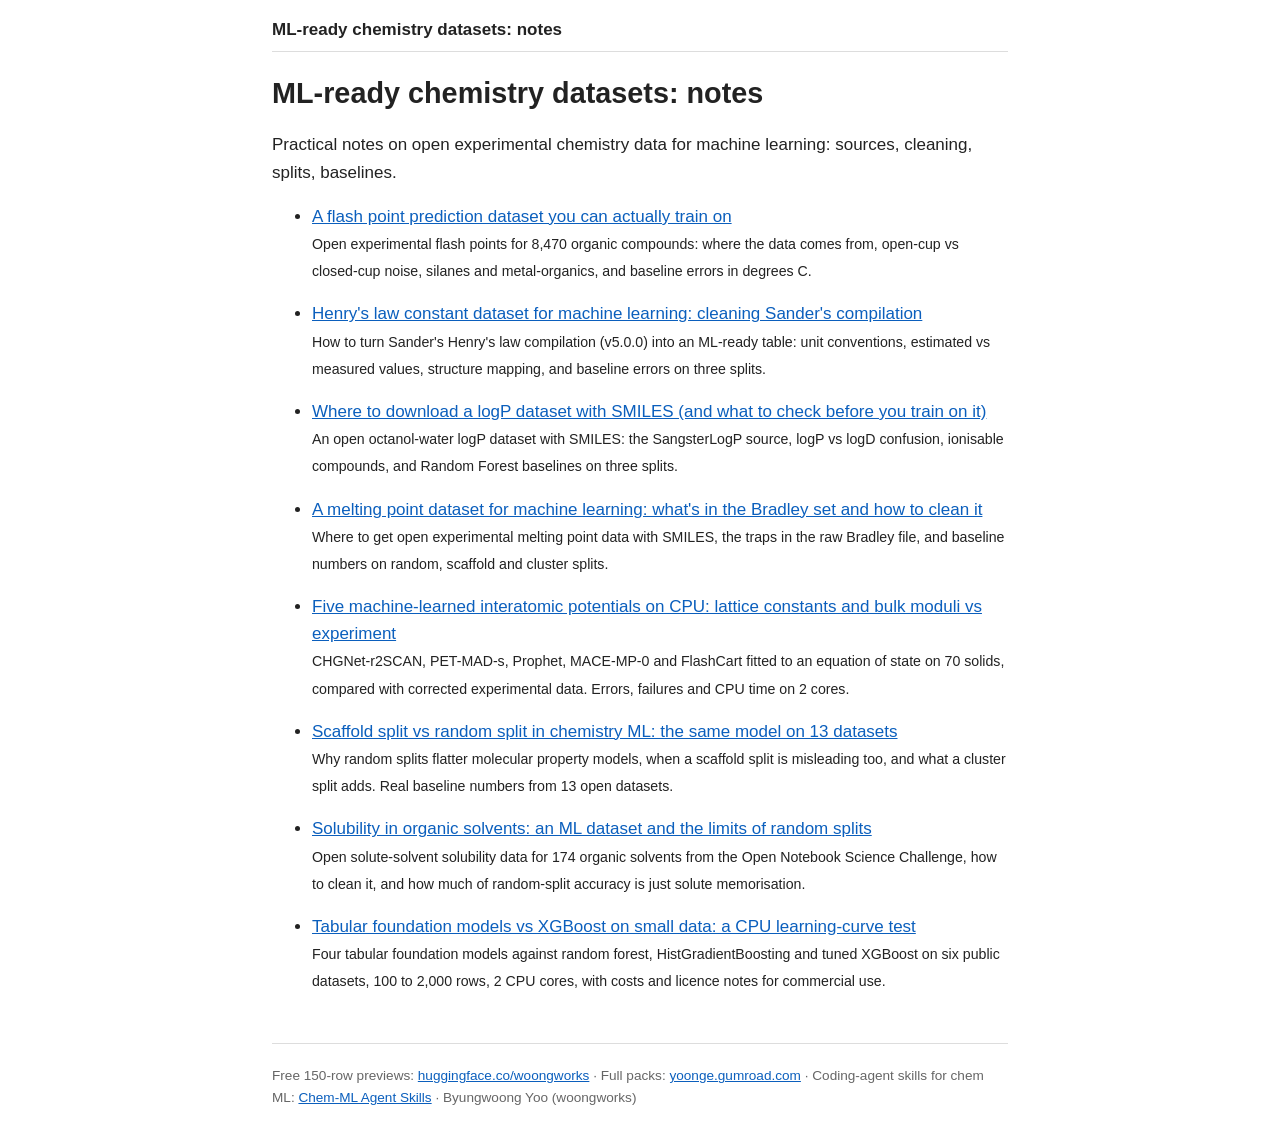
<file: index.html>
<!doctype html>
<html lang="en"><head>
<meta charset="utf-8"><meta name="viewport" content="width=device-width,initial-scale=1">
<title>ML-ready chemistry datasets: notes</title>
<meta name="description" content="Practical notes on open experimental chemistry data for machine learning: sources, cleaning, splits, baselines.">
<link rel="canonical" href="https://byungwoongyoo.github.io/chem-ml-datasets/">
<meta property="og:title" content="ML-ready chemistry datasets: notes"><meta property="og:description" content="Practical notes on open experimental chemistry data for machine learning: sources, cleaning, splits, baselines.">
<meta property="og:type" content="article"><meta property="og:url" content="https://byungwoongyoo.github.io/chem-ml-datasets/">
<link rel="stylesheet" href="./style.css">
</head><body>
<header><a href="./">ML-ready chemistry datasets: notes</a></header>
<main><h1>ML-ready chemistry datasets: notes</h1><p>Practical notes on open experimental chemistry data for machine learning: sources, cleaning, splits, baselines.</p><ul class=posts><li><a href="flash-point-prediction-dataset/">A flash point prediction dataset you can actually train on</a><br><small>Open experimental flash points for 8,470 organic compounds: where the data comes from, open-cup vs closed-cup noise, silanes and metal-organics, and baseline errors in degrees C.</small></li><li><a href="henrys-law-constant-dataset-machine-learning/">Henry&#x27;s law constant dataset for machine learning: cleaning Sander&#x27;s compilation</a><br><small>How to turn Sander&#x27;s Henry&#x27;s law compilation (v5.0.0) into an ML-ready table: unit conventions, estimated vs measured values, structure mapping, and baseline errors on three splits.</small></li><li><a href="logp-dataset-smiles-download/">Where to download a logP dataset with SMILES (and what to check before you train on it)</a><br><small>An open octanol-water logP dataset with SMILES: the SangsterLogP source, logP vs logD confusion, ionisable compounds, and Random Forest baselines on three splits.</small></li><li><a href="melting-point-dataset-for-machine-learning/">A melting point dataset for machine learning: what&#x27;s in the Bradley set and how to clean it</a><br><small>Where to get open experimental melting point data with SMILES, the traps in the raw Bradley file, and baseline numbers on random, scaffold and cluster splits.</small></li><li><a href="mlip-benchmark-cpu-lattice-constant-bulk-modulus/">Five machine-learned interatomic potentials on CPU: lattice constants and bulk moduli vs experiment</a><br><small>CHGNet-r2SCAN, PET-MAD-s, Prophet, MACE-MP-0 and FlashCart fitted to an equation of state on 70 solids, compared with corrected experimental data. Errors, failures and CPU time on 2 cores.</small></li><li><a href="scaffold-split-vs-random-split-chemistry/">Scaffold split vs random split in chemistry ML: the same model on 13 datasets</a><br><small>Why random splits flatter molecular property models, when a scaffold split is misleading too, and what a cluster split adds. Real baseline numbers from 13 open datasets.</small></li><li><a href="solubility-in-organic-solvents-dataset/">Solubility in organic solvents: an ML dataset and the limits of random splits</a><br><small>Open solute-solvent solubility data for 174 organic solvents from the Open Notebook Science Challenge, how to clean it, and how much of random-split accuracy is just solute memorisation.</small></li><li><a href="tabular-foundation-models-vs-xgboost-small-data/">Tabular foundation models vs XGBoost on small data: a CPU learning-curve test</a><br><small>Four tabular foundation models against random forest, HistGradientBoosting and tuned XGBoost on six public datasets, 100 to 2,000 rows, 2 CPU cores, with costs and licence notes for commercial use.</small></li></ul></main>
<footer><p>Free 150-row previews: <a href="https://huggingface.co/woongworks">huggingface.co/woongworks</a> ·
Full packs: <a href="https://yoonge.gumroad.com/?utm_source=blog&amp;utm_medium=seo&amp;utm_campaign=footer">yoonge.gumroad.com</a> ·
Coding-agent skills for chem ML: <a href="https://yoonge.gumroad.com/l/chem-ml-agent-skills?utm_source=blog&amp;utm_medium=seo&amp;utm_campaign=footer">Chem-ML Agent Skills</a> ·
Byungwoong Yoo (woongworks)</p></footer>
</body></html>
</file>
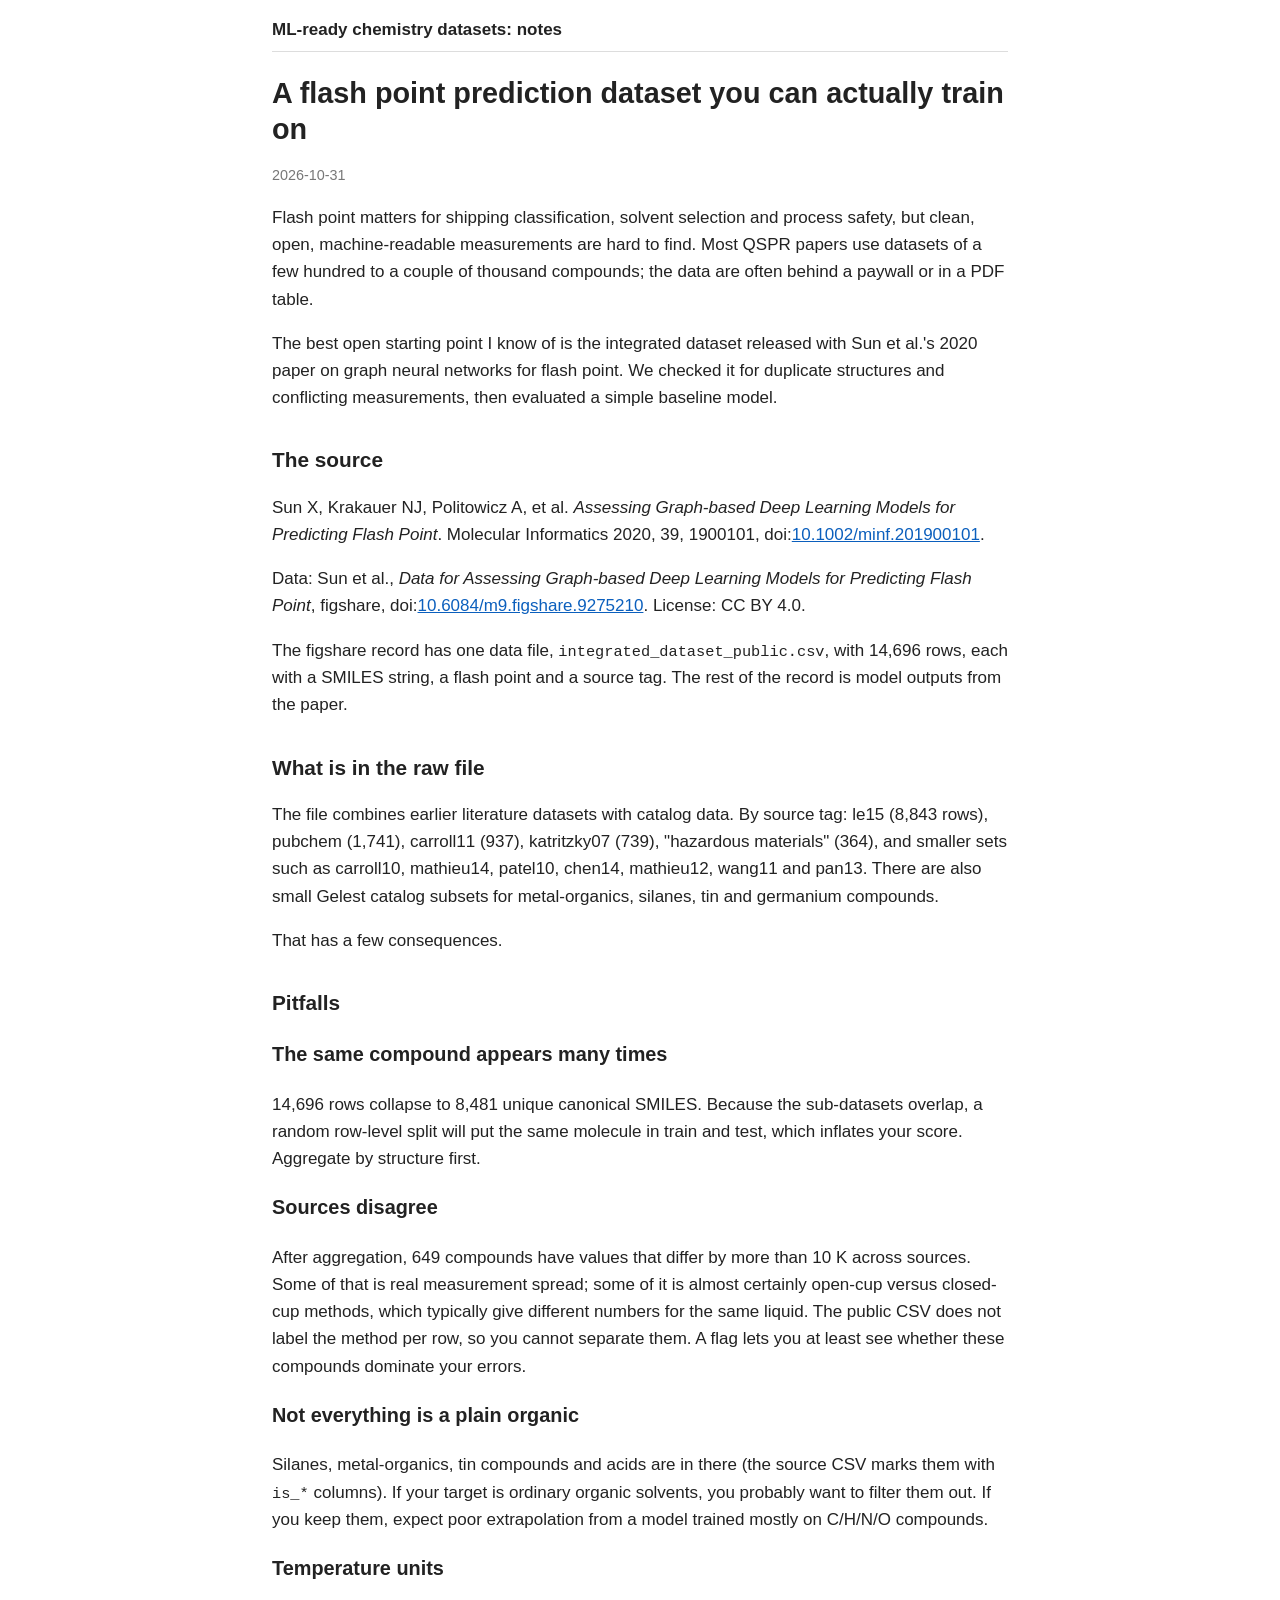
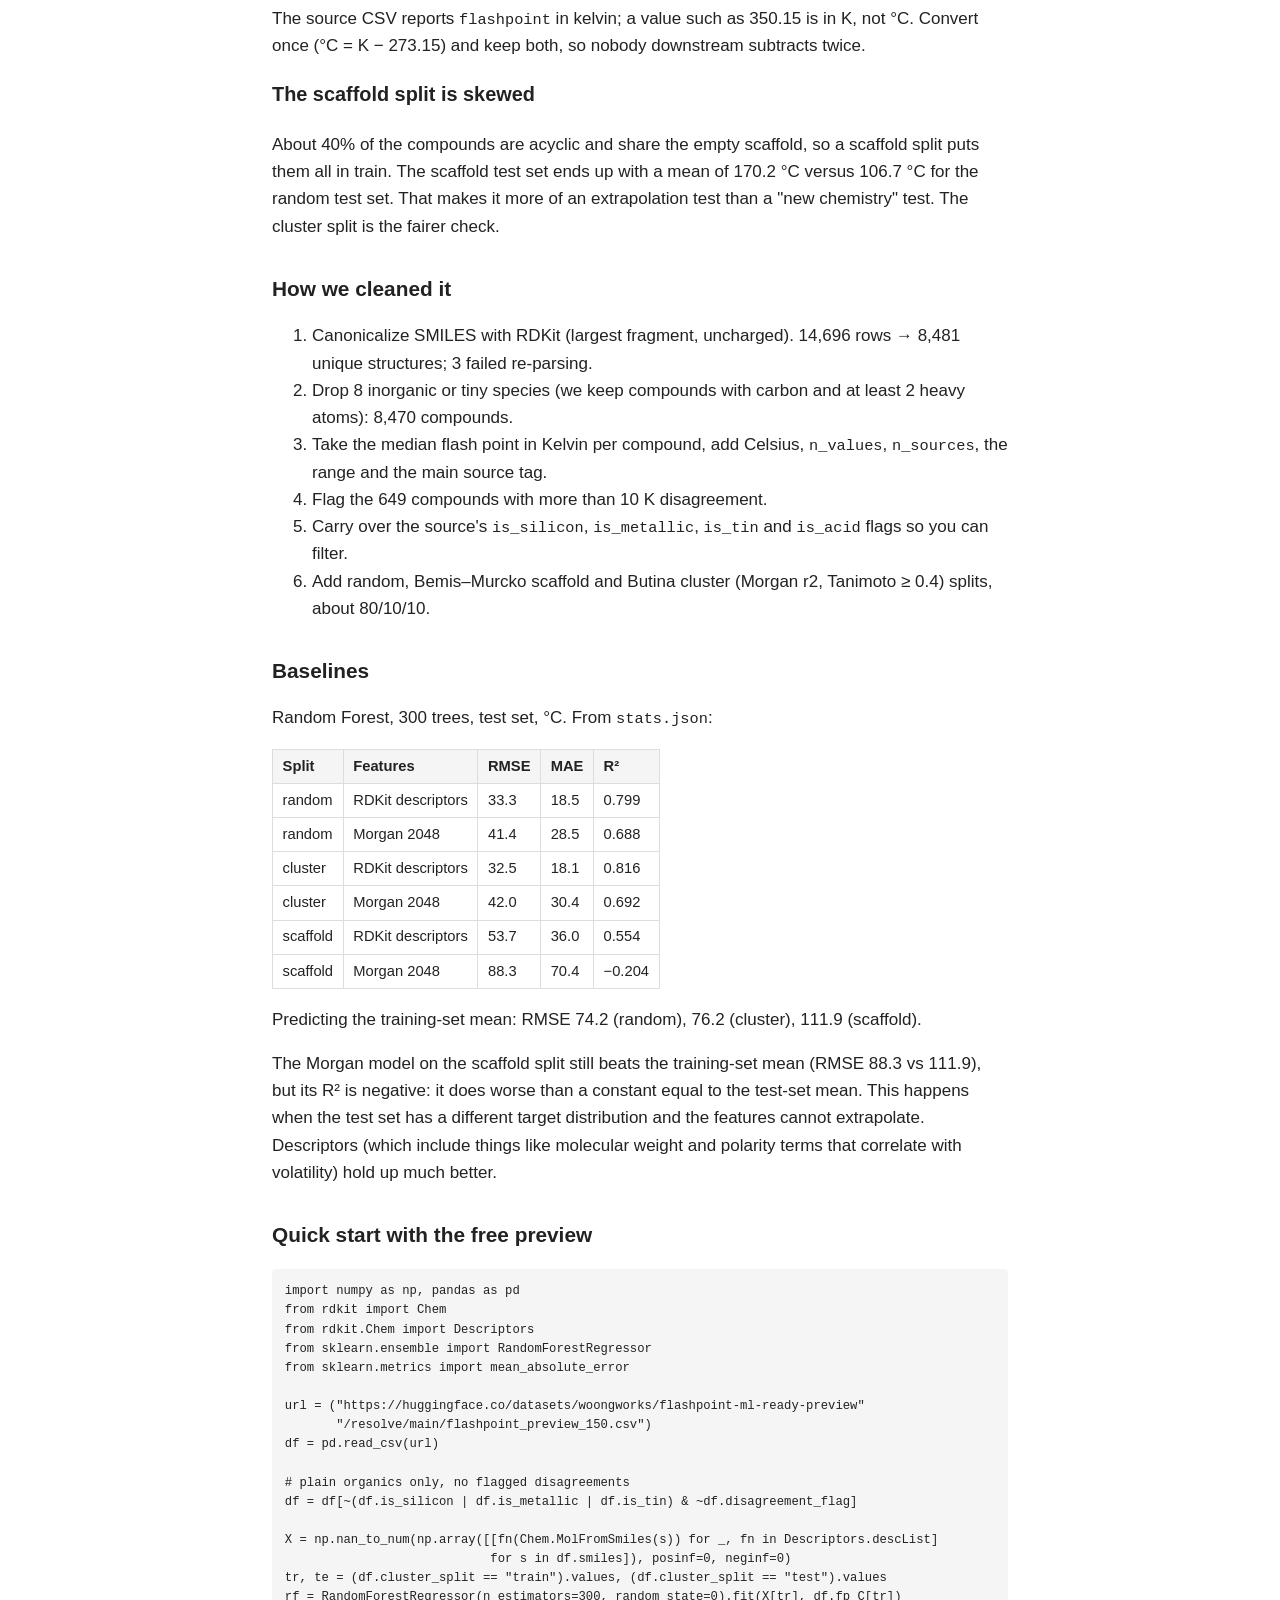
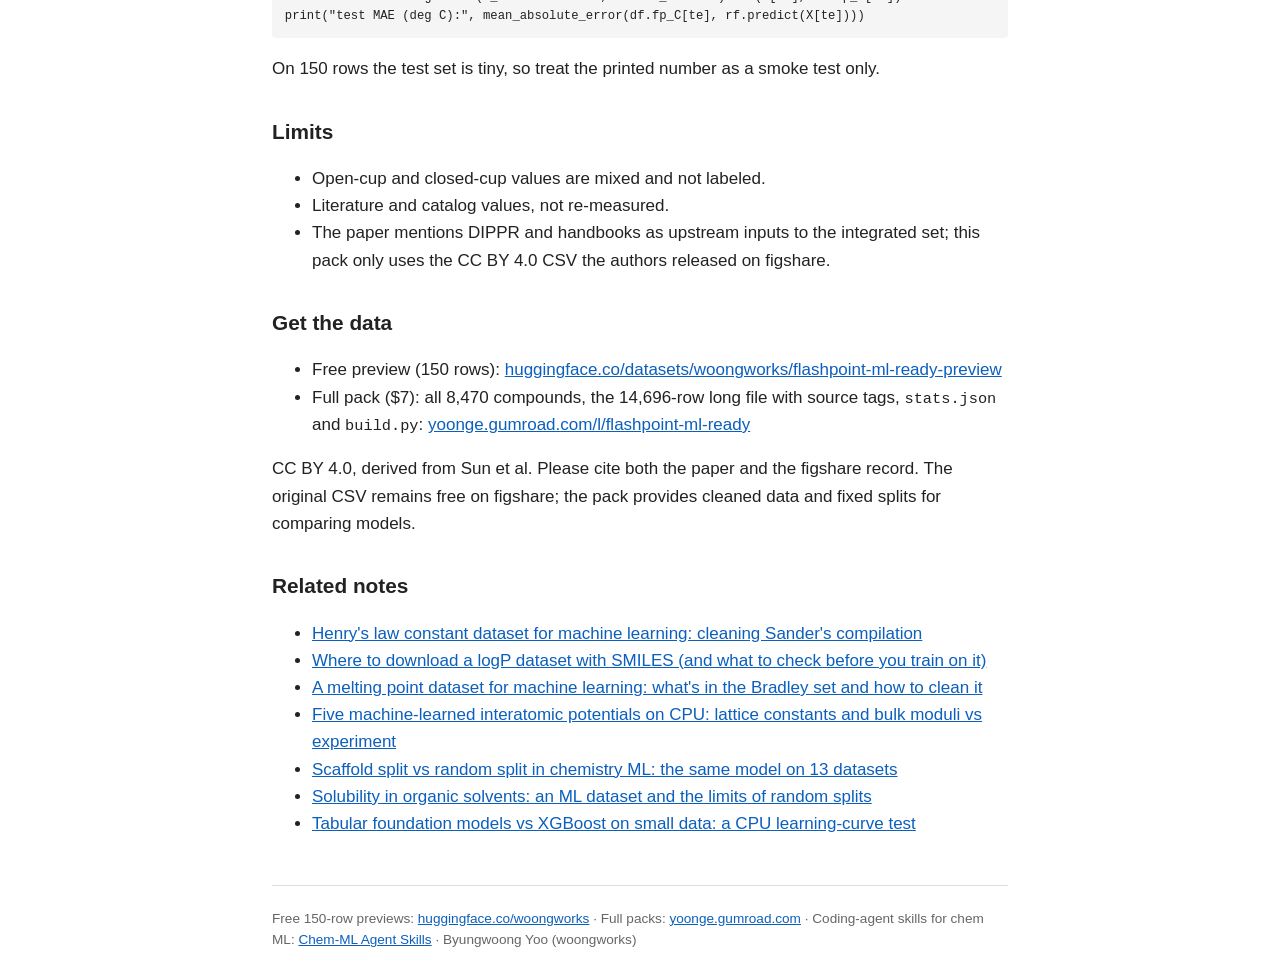
<file: flash-point-prediction-dataset/index.html>
<!doctype html>
<html lang="en"><head>
<meta charset="utf-8"><meta name="viewport" content="width=device-width,initial-scale=1">
<title>A flash point prediction dataset you can actually train on</title>
<meta name="description" content="Open experimental flash points for 8,470 organic compounds: where the data comes from, open-cup vs closed-cup noise, silanes and metal-organics, and baseline errors in degrees C.">
<link rel="canonical" href="https://byungwoongyoo.github.io/chem-ml-datasets/flash-point-prediction-dataset/">
<meta property="og:title" content="A flash point prediction dataset you can actually train on"><meta property="og:description" content="Open experimental flash points for 8,470 organic compounds: where the data comes from, open-cup vs closed-cup noise, silanes and metal-organics, and baseline errors in degrees C.">
<meta property="og:type" content="article"><meta property="og:url" content="https://byungwoongyoo.github.io/chem-ml-datasets/flash-point-prediction-dataset/">
<link rel="stylesheet" href="../style.css">
</head><body>
<header><a href="../">ML-ready chemistry datasets: notes</a></header>
<main><article><h1>A flash point prediction dataset you can actually train on</h1><p class=meta>2026-10-31</p><p>Flash point matters for shipping classification, solvent selection and process safety, but clean, open, machine-readable measurements are hard to find. Most QSPR papers use datasets of a few hundred to a couple of thousand compounds; the data are often behind a paywall or in a PDF table.</p>
<p>The best open starting point I know of is the integrated dataset released with Sun et al.'s 2020 paper on graph neural networks for flash point. We checked it for duplicate structures and conflicting measurements, then evaluated a simple baseline model.</p>
<h2>The source</h2>
<p>Sun X, Krakauer NJ, Politowicz A, et al. <em>Assessing Graph-based Deep Learning Models for Predicting Flash Point</em>. Molecular Informatics 2020, 39, 1900101, doi:<a href="https://doi.org/10.1002/minf.201900101">10.1002/minf.201900101</a>.</p>
<p>Data: Sun et al., <em>Data for Assessing Graph-based Deep Learning Models for Predicting Flash Point</em>, figshare, doi:<a href="https://doi.org/10.6084/m9.figshare.9275210">10.6084/m9.figshare.9275210</a>. License: CC BY 4.0.</p>
<p>The figshare record has one data file, <code>integrated_dataset_public.csv</code>, with 14,696 rows, each with a SMILES string, a flash point and a source tag. The rest of the record is model outputs from the paper.</p>
<h2>What is in the raw file</h2>
<p>The file combines earlier literature datasets with catalog data. By source tag: le15 (8,843 rows), pubchem (1,741), carroll11 (937), katritzky07 (739), "hazardous materials" (364), and smaller sets such as carroll10, mathieu14, patel10, chen14, mathieu12, wang11 and pan13. There are also small Gelest catalog subsets for metal-organics, silanes, tin and germanium compounds.</p>
<p>That has a few consequences.</p>
<h2>Pitfalls</h2>
<h3>The same compound appears many times</h3>
<p>14,696 rows collapse to 8,481 unique canonical SMILES. Because the sub-datasets overlap, a random row-level split will put the same molecule in train and test, which inflates your score. Aggregate by structure first.</p>
<h3>Sources disagree</h3>
<p>After aggregation, 649 compounds have values that differ by more than 10 K across sources. Some of that is real measurement spread; some of it is almost certainly open-cup versus closed-cup methods, which typically give different numbers for the same liquid. The public CSV does not label the method per row, so you cannot separate them. A flag lets you at least see whether these compounds dominate your errors.</p>
<h3>Not everything is a plain organic</h3>
<p>Silanes, metal-organics, tin compounds and acids are in there (the source CSV marks them with <code>is_*</code> columns). If your target is ordinary organic solvents, you probably want to filter them out. If you keep them, expect poor extrapolation from a model trained mostly on C/H/N/O compounds.</p>
<h3>Temperature units</h3>
<p>The source CSV reports <code>flashpoint</code> in kelvin; a value such as 350.15 is in K, not °C. Convert once (°C = K − 273.15) and keep both, so nobody downstream subtracts twice.</p>
<h3>The scaffold split is skewed</h3>
<p>About 40% of the compounds are acyclic and share the empty scaffold, so a scaffold split puts them all in train. The scaffold test set ends up with a mean of 170.2 °C versus 106.7 °C for the random test set. That makes it more of an extrapolation test than a "new chemistry" test. The cluster split is the fairer check.</p>
<h2>How we cleaned it</h2>
<ol>
<li>Canonicalize SMILES with RDKit (largest fragment, uncharged). 14,696 rows → 8,481 unique structures; 3 failed re-parsing.</li>
<li>Drop 8 inorganic or tiny species (we keep compounds with carbon and at least 2 heavy atoms): 8,470 compounds.</li>
<li>Take the median flash point in Kelvin per compound, add Celsius, <code>n_values</code>, <code>n_sources</code>, the range and the main source tag.</li>
<li>Flag the 649 compounds with more than 10 K disagreement.</li>
<li>Carry over the source's <code>is_silicon</code>, <code>is_metallic</code>, <code>is_tin</code> and <code>is_acid</code> flags so you can filter.</li>
<li>Add random, Bemis–Murcko scaffold and Butina cluster (Morgan r2, Tanimoto ≥ 0.4) splits, about 80/10/10.</li>
</ol>
<h2>Baselines</h2>
<p>Random Forest, 300 trees, test set, °C. From <code>stats.json</code>:</p>
<table>
<thead>
<tr>
<th>Split</th>
<th>Features</th>
<th>RMSE</th>
<th>MAE</th>
<th>R²</th>
</tr>
</thead>
<tbody>
<tr>
<td>random</td>
<td>RDKit descriptors</td>
<td>33.3</td>
<td>18.5</td>
<td>0.799</td>
</tr>
<tr>
<td>random</td>
<td>Morgan 2048</td>
<td>41.4</td>
<td>28.5</td>
<td>0.688</td>
</tr>
<tr>
<td>cluster</td>
<td>RDKit descriptors</td>
<td>32.5</td>
<td>18.1</td>
<td>0.816</td>
</tr>
<tr>
<td>cluster</td>
<td>Morgan 2048</td>
<td>42.0</td>
<td>30.4</td>
<td>0.692</td>
</tr>
<tr>
<td>scaffold</td>
<td>RDKit descriptors</td>
<td>53.7</td>
<td>36.0</td>
<td>0.554</td>
</tr>
<tr>
<td>scaffold</td>
<td>Morgan 2048</td>
<td>88.3</td>
<td>70.4</td>
<td>−0.204</td>
</tr>
</tbody>
</table>
<p>Predicting the training-set mean: RMSE 74.2 (random), 76.2 (cluster), 111.9 (scaffold).</p>
<p>The Morgan model on the scaffold split still beats the training-set mean (RMSE 88.3 vs 111.9), but its R² is negative: it does worse than a constant equal to the test-set mean. This happens when the test set has a different target distribution and the features cannot extrapolate. Descriptors (which include things like molecular weight and polarity terms that correlate with volatility) hold up much better.</p>
<h2>Quick start with the free preview</h2>
<pre><code class="language-python">import numpy as np, pandas as pd
from rdkit import Chem
from rdkit.Chem import Descriptors
from sklearn.ensemble import RandomForestRegressor
from sklearn.metrics import mean_absolute_error

url = (&quot;https://huggingface.co/datasets/woongworks/flashpoint-ml-ready-preview&quot;
       &quot;/resolve/main/flashpoint_preview_150.csv&quot;)
df = pd.read_csv(url)

# plain organics only, no flagged disagreements
df = df[~(df.is_silicon | df.is_metallic | df.is_tin) &amp; ~df.disagreement_flag]

X = np.nan_to_num(np.array([[fn(Chem.MolFromSmiles(s)) for _, fn in Descriptors.descList]
                            for s in df.smiles]), posinf=0, neginf=0)
tr, te = (df.cluster_split == &quot;train&quot;).values, (df.cluster_split == &quot;test&quot;).values
rf = RandomForestRegressor(n_estimators=300, random_state=0).fit(X[tr], df.fp_C[tr])
print(&quot;test MAE (deg C):&quot;, mean_absolute_error(df.fp_C[te], rf.predict(X[te])))
</code></pre>
<p>On 150 rows the test set is tiny, so treat the printed number as a smoke test only.</p>
<h2>Limits</h2>
<ul>
<li>Open-cup and closed-cup values are mixed and not labeled.</li>
<li>Literature and catalog values, not re-measured.</li>
<li>The paper mentions DIPPR and handbooks as upstream inputs to the integrated set; this pack only uses the CC BY 4.0 CSV the authors released on figshare.</li>
</ul>
<h2>Get the data</h2>
<ul>
<li>Free preview (150 rows): <a href="https://huggingface.co/datasets/woongworks/flashpoint-ml-ready-preview">huggingface.co/datasets/woongworks/flashpoint-ml-ready-preview</a></li>
<li>Full pack ($7): all 8,470 compounds, the 14,696-row long file with source tags, <code>stats.json</code> and <code>build.py</code>: <a href="https://yoonge.gumroad.com/l/flashpoint-ml-ready?utm_source=blog&amp;utm_medium=seo&amp;utm_campaign=flash-point-dataset">yoonge.gumroad.com/l/flashpoint-ml-ready</a></li>
</ul>
<p>CC BY 4.0, derived from Sun et al. Please cite both the paper and the figshare record. The original CSV remains free on figshare; the pack provides cleaned data and fixed splits for comparing models.</p><h2>Related notes</h2><ul><li><a href="../henrys-law-constant-dataset-machine-learning/">Henry&#x27;s law constant dataset for machine learning: cleaning Sander&#x27;s compilation</a></li><li><a href="../logp-dataset-smiles-download/">Where to download a logP dataset with SMILES (and what to check before you train on it)</a></li><li><a href="../melting-point-dataset-for-machine-learning/">A melting point dataset for machine learning: what&#x27;s in the Bradley set and how to clean it</a></li><li><a href="../mlip-benchmark-cpu-lattice-constant-bulk-modulus/">Five machine-learned interatomic potentials on CPU: lattice constants and bulk moduli vs experiment</a></li><li><a href="../scaffold-split-vs-random-split-chemistry/">Scaffold split vs random split in chemistry ML: the same model on 13 datasets</a></li><li><a href="../solubility-in-organic-solvents-dataset/">Solubility in organic solvents: an ML dataset and the limits of random splits</a></li><li><a href="../tabular-foundation-models-vs-xgboost-small-data/">Tabular foundation models vs XGBoost on small data: a CPU learning-curve test</a></li></ul></article></main>
<footer><p>Free 150-row previews: <a href="https://huggingface.co/woongworks">huggingface.co/woongworks</a> ·
Full packs: <a href="https://yoonge.gumroad.com/?utm_source=blog&amp;utm_medium=seo&amp;utm_campaign=footer">yoonge.gumroad.com</a> ·
Coding-agent skills for chem ML: <a href="https://yoonge.gumroad.com/l/chem-ml-agent-skills?utm_source=blog&amp;utm_medium=seo&amp;utm_campaign=footer">Chem-ML Agent Skills</a> ·
Byungwoong Yoo (woongworks)</p></footer>
</body></html>
</file>
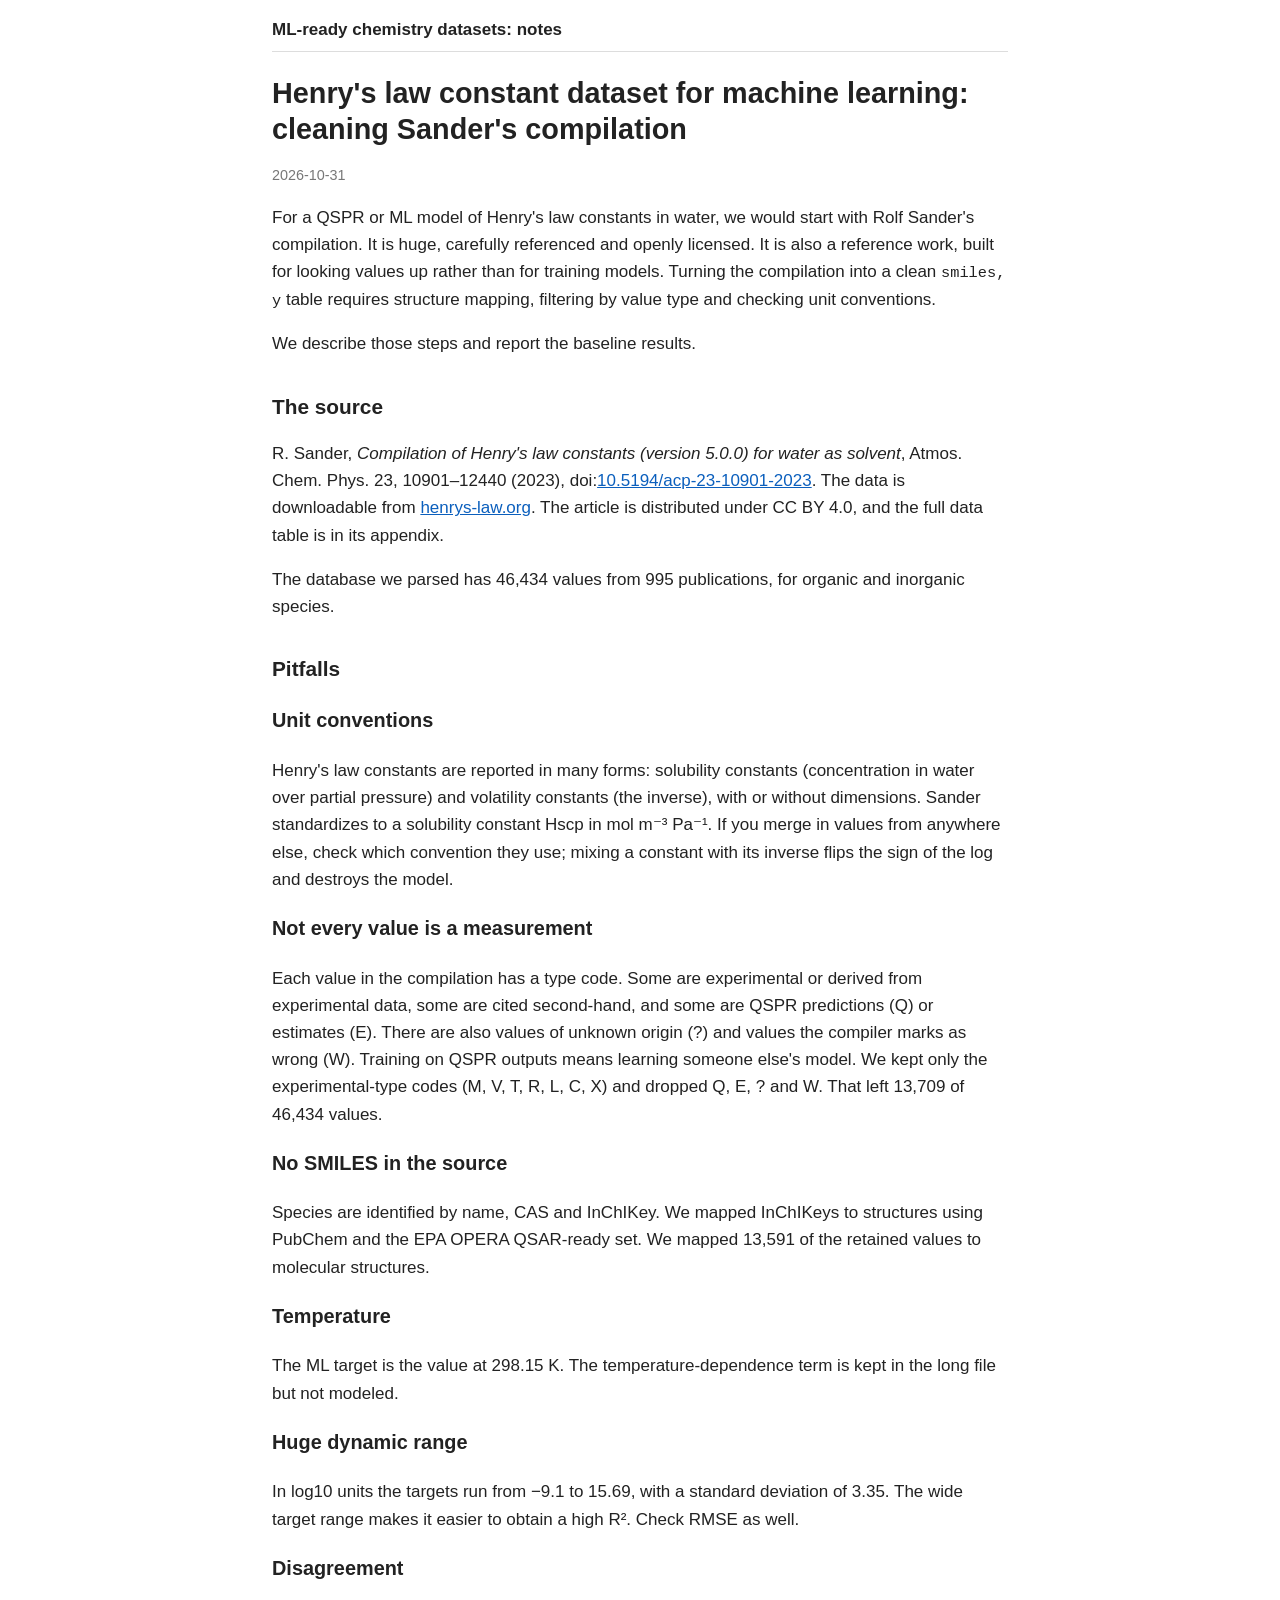
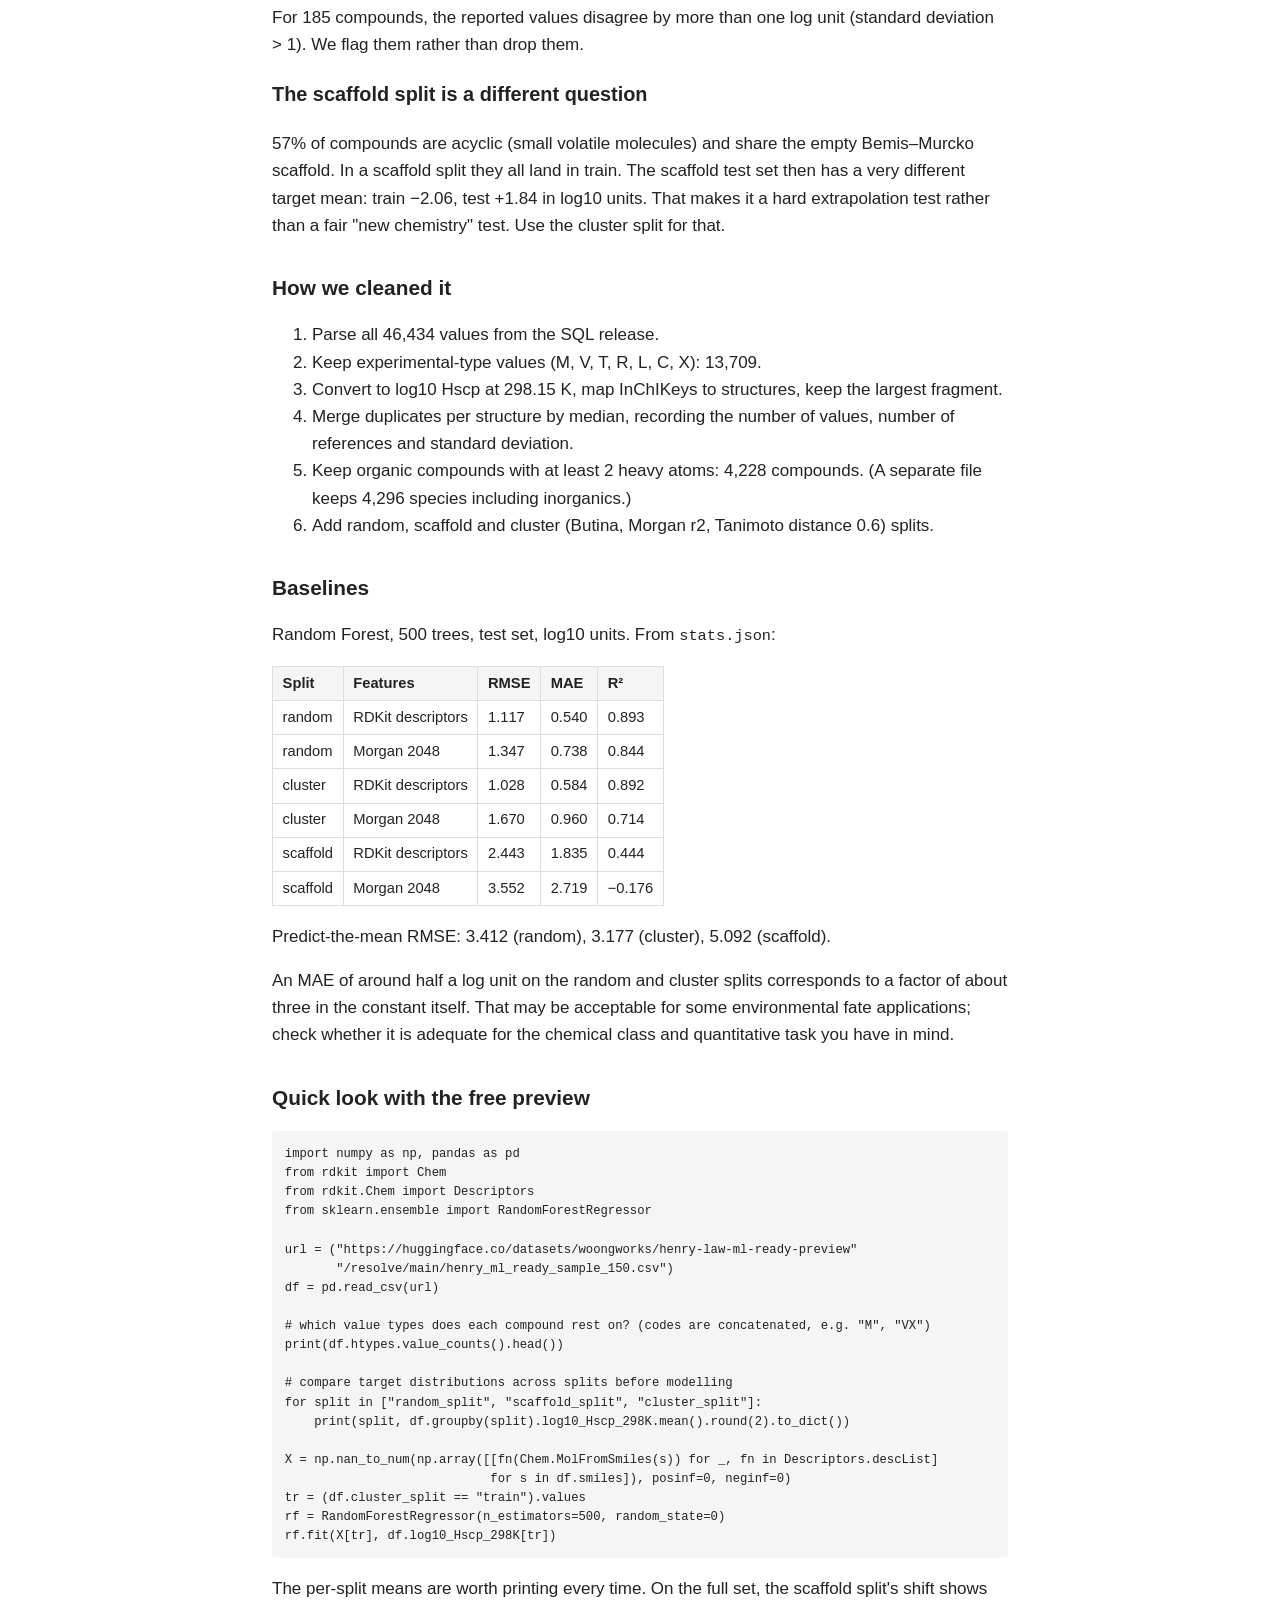
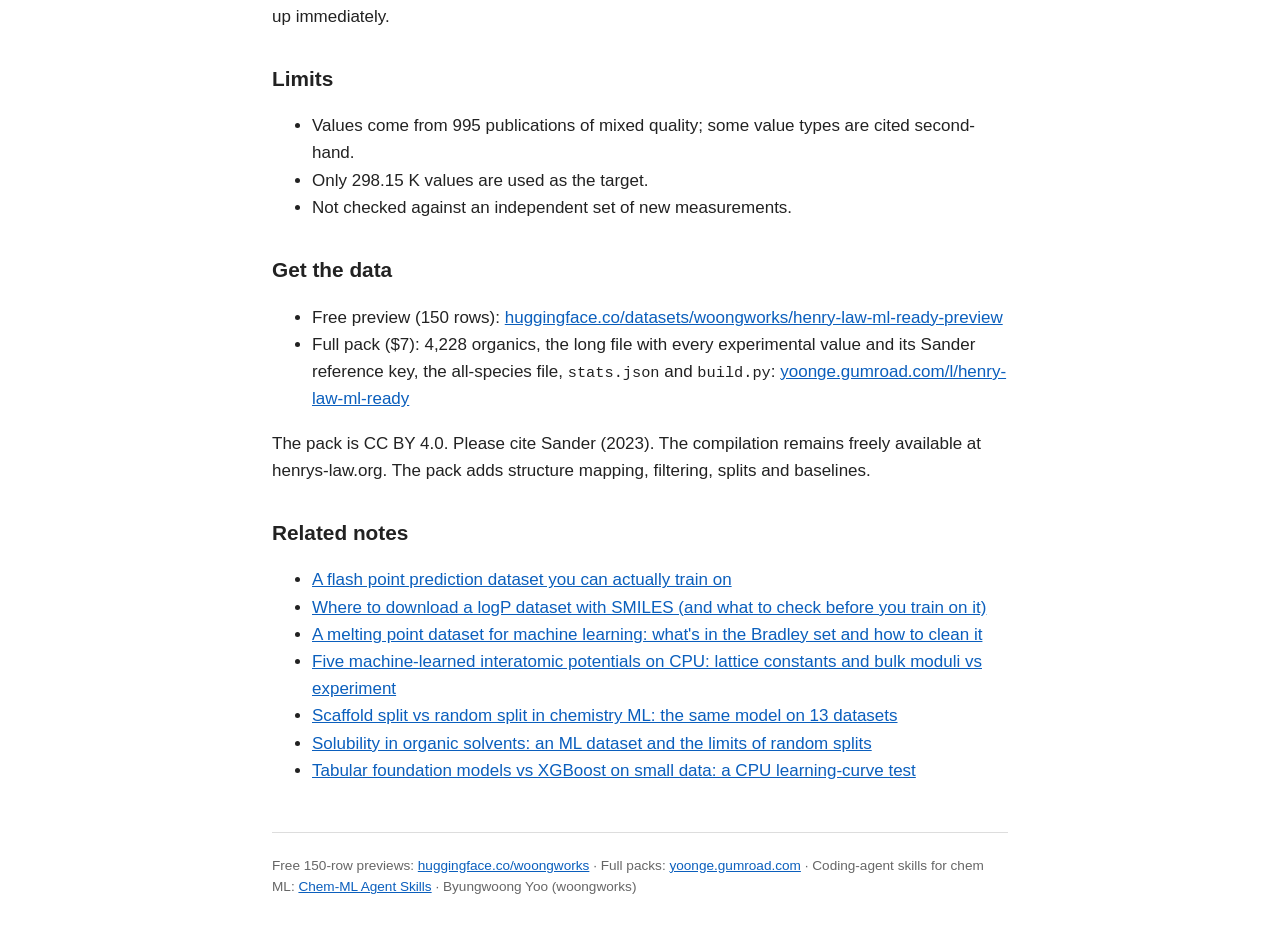
<file: henrys-law-constant-dataset-machine-learning/index.html>
<!doctype html>
<html lang="en"><head>
<meta charset="utf-8"><meta name="viewport" content="width=device-width,initial-scale=1">
<title>Henry&#x27;s law constant dataset for machine learning: cleaning Sander&#x27;s compilation</title>
<meta name="description" content="How to turn Sander&#x27;s Henry&#x27;s law compilation (v5.0.0) into an ML-ready table: unit conventions, estimated vs measured values, structure mapping, and baseline errors on three splits.">
<link rel="canonical" href="https://byungwoongyoo.github.io/chem-ml-datasets/henrys-law-constant-dataset-machine-learning/">
<meta property="og:title" content="Henry&#x27;s law constant dataset for machine learning: cleaning Sander&#x27;s compilation"><meta property="og:description" content="How to turn Sander&#x27;s Henry&#x27;s law compilation (v5.0.0) into an ML-ready table: unit conventions, estimated vs measured values, structure mapping, and baseline errors on three splits.">
<meta property="og:type" content="article"><meta property="og:url" content="https://byungwoongyoo.github.io/chem-ml-datasets/henrys-law-constant-dataset-machine-learning/">
<link rel="stylesheet" href="../style.css">
</head><body>
<header><a href="../">ML-ready chemistry datasets: notes</a></header>
<main><article><h1>Henry&#x27;s law constant dataset for machine learning: cleaning Sander&#x27;s compilation</h1><p class=meta>2026-10-31</p><p>For a QSPR or ML model of Henry's law constants in water, we would start with Rolf Sander's compilation. It is huge, carefully referenced and openly licensed. It is also a reference work, built for looking values up rather than for training models. Turning the compilation into a clean <code>smiles, y</code> table requires structure mapping, filtering by value type and checking unit conventions.</p>
<p>We describe those steps and report the baseline results.</p>
<h2>The source</h2>
<p>R. Sander, <em>Compilation of Henry's law constants (version 5.0.0) for water as solvent</em>, Atmos. Chem. Phys. 23, 10901–12440 (2023), doi:<a href="https://doi.org/10.5194/acp-23-10901-2023">10.5194/acp-23-10901-2023</a>. The data is downloadable from <a href="https://www.henrys-law.org">henrys-law.org</a>. The article is distributed under CC BY 4.0, and the full data table is in its appendix.</p>
<p>The database we parsed has 46,434 values from 995 publications, for organic and inorganic species.</p>
<h2>Pitfalls</h2>
<h3>Unit conventions</h3>
<p>Henry's law constants are reported in many forms: solubility constants (concentration in water over partial pressure) and volatility constants (the inverse), with or without dimensions. Sander standardizes to a solubility constant Hscp in mol m⁻³ Pa⁻¹. If you merge in values from anywhere else, check which convention they use; mixing a constant with its inverse flips the sign of the log and destroys the model.</p>
<h3>Not every value is a measurement</h3>
<p>Each value in the compilation has a type code. Some are experimental or derived from experimental data, some are cited second-hand, and some are QSPR predictions (Q) or estimates (E). There are also values of unknown origin (?) and values the compiler marks as wrong (W). Training on QSPR outputs means learning someone else's model. We kept only the experimental-type codes (M, V, T, R, L, C, X) and dropped Q, E, ? and W. That left 13,709 of 46,434 values.</p>
<h3>No SMILES in the source</h3>
<p>Species are identified by name, CAS and InChIKey. We mapped InChIKeys to structures using PubChem and the EPA OPERA QSAR-ready set. We mapped 13,591 of the retained values to molecular structures.</p>
<h3>Temperature</h3>
<p>The ML target is the value at 298.15 K. The temperature-dependence term is kept in the long file but not modeled.</p>
<h3>Huge dynamic range</h3>
<p>In log10 units the targets run from −9.1 to 15.69, with a standard deviation of 3.35. The wide target range makes it easier to obtain a high R². Check RMSE as well.</p>
<h3>Disagreement</h3>
<p>For 185 compounds, the reported values disagree by more than one log unit (standard deviation &gt; 1). We flag them rather than drop them.</p>
<h3>The scaffold split is a different question</h3>
<p>57% of compounds are acyclic (small volatile molecules) and share the empty Bemis–Murcko scaffold. In a scaffold split they all land in train. The scaffold test set then has a very different target mean: train −2.06, test +1.84 in log10 units. That makes it a hard extrapolation test rather than a fair "new chemistry" test. Use the cluster split for that.</p>
<h2>How we cleaned it</h2>
<ol>
<li>Parse all 46,434 values from the SQL release.</li>
<li>Keep experimental-type values (M, V, T, R, L, C, X): 13,709.</li>
<li>Convert to log10 Hscp at 298.15 K, map InChIKeys to structures, keep the largest fragment.</li>
<li>Merge duplicates per structure by median, recording the number of values, number of references and standard deviation.</li>
<li>Keep organic compounds with at least 2 heavy atoms: 4,228 compounds. (A separate file keeps 4,296 species including inorganics.)</li>
<li>Add random, scaffold and cluster (Butina, Morgan r2, Tanimoto distance 0.6) splits.</li>
</ol>
<h2>Baselines</h2>
<p>Random Forest, 500 trees, test set, log10 units. From <code>stats.json</code>:</p>
<table>
<thead>
<tr>
<th>Split</th>
<th>Features</th>
<th>RMSE</th>
<th>MAE</th>
<th>R²</th>
</tr>
</thead>
<tbody>
<tr>
<td>random</td>
<td>RDKit descriptors</td>
<td>1.117</td>
<td>0.540</td>
<td>0.893</td>
</tr>
<tr>
<td>random</td>
<td>Morgan 2048</td>
<td>1.347</td>
<td>0.738</td>
<td>0.844</td>
</tr>
<tr>
<td>cluster</td>
<td>RDKit descriptors</td>
<td>1.028</td>
<td>0.584</td>
<td>0.892</td>
</tr>
<tr>
<td>cluster</td>
<td>Morgan 2048</td>
<td>1.670</td>
<td>0.960</td>
<td>0.714</td>
</tr>
<tr>
<td>scaffold</td>
<td>RDKit descriptors</td>
<td>2.443</td>
<td>1.835</td>
<td>0.444</td>
</tr>
<tr>
<td>scaffold</td>
<td>Morgan 2048</td>
<td>3.552</td>
<td>2.719</td>
<td>−0.176</td>
</tr>
</tbody>
</table>
<p>Predict-the-mean RMSE: 3.412 (random), 3.177 (cluster), 5.092 (scaffold).</p>
<p>An MAE of around half a log unit on the random and cluster splits corresponds to a factor of about three in the constant itself. That may be acceptable for some environmental fate applications; check whether it is adequate for the chemical class and quantitative task you have in mind.</p>
<h2>Quick look with the free preview</h2>
<pre><code class="language-python">import numpy as np, pandas as pd
from rdkit import Chem
from rdkit.Chem import Descriptors
from sklearn.ensemble import RandomForestRegressor

url = (&quot;https://huggingface.co/datasets/woongworks/henry-law-ml-ready-preview&quot;
       &quot;/resolve/main/henry_ml_ready_sample_150.csv&quot;)
df = pd.read_csv(url)

# which value types does each compound rest on? (codes are concatenated, e.g. &quot;M&quot;, &quot;VX&quot;)
print(df.htypes.value_counts().head())

# compare target distributions across splits before modelling
for split in [&quot;random_split&quot;, &quot;scaffold_split&quot;, &quot;cluster_split&quot;]:
    print(split, df.groupby(split).log10_Hscp_298K.mean().round(2).to_dict())

X = np.nan_to_num(np.array([[fn(Chem.MolFromSmiles(s)) for _, fn in Descriptors.descList]
                            for s in df.smiles]), posinf=0, neginf=0)
tr = (df.cluster_split == &quot;train&quot;).values
rf = RandomForestRegressor(n_estimators=500, random_state=0)
rf.fit(X[tr], df.log10_Hscp_298K[tr])
</code></pre>
<p>The per-split means are worth printing every time. On the full set, the scaffold split's shift shows up immediately.</p>
<h2>Limits</h2>
<ul>
<li>Values come from 995 publications of mixed quality; some value types are cited second-hand.</li>
<li>Only 298.15 K values are used as the target.</li>
<li>Not checked against an independent set of new measurements.</li>
</ul>
<h2>Get the data</h2>
<ul>
<li>Free preview (150 rows): <a href="https://huggingface.co/datasets/woongworks/henry-law-ml-ready-preview">huggingface.co/datasets/woongworks/henry-law-ml-ready-preview</a></li>
<li>Full pack ($7): 4,228 organics, the long file with every experimental value and its Sander reference key, the all-species file, <code>stats.json</code> and <code>build.py</code>: <a href="https://yoonge.gumroad.com/l/henry-law-ml-ready?utm_source=blog&amp;utm_medium=seo&amp;utm_campaign=henry-law-dataset">yoonge.gumroad.com/l/henry-law-ml-ready</a></li>
</ul>
<p>The pack is CC BY 4.0. Please cite Sander (2023). The compilation remains freely available at henrys-law.org. The pack adds structure mapping, filtering, splits and baselines.</p><h2>Related notes</h2><ul><li><a href="../flash-point-prediction-dataset/">A flash point prediction dataset you can actually train on</a></li><li><a href="../logp-dataset-smiles-download/">Where to download a logP dataset with SMILES (and what to check before you train on it)</a></li><li><a href="../melting-point-dataset-for-machine-learning/">A melting point dataset for machine learning: what&#x27;s in the Bradley set and how to clean it</a></li><li><a href="../mlip-benchmark-cpu-lattice-constant-bulk-modulus/">Five machine-learned interatomic potentials on CPU: lattice constants and bulk moduli vs experiment</a></li><li><a href="../scaffold-split-vs-random-split-chemistry/">Scaffold split vs random split in chemistry ML: the same model on 13 datasets</a></li><li><a href="../solubility-in-organic-solvents-dataset/">Solubility in organic solvents: an ML dataset and the limits of random splits</a></li><li><a href="../tabular-foundation-models-vs-xgboost-small-data/">Tabular foundation models vs XGBoost on small data: a CPU learning-curve test</a></li></ul></article></main>
<footer><p>Free 150-row previews: <a href="https://huggingface.co/woongworks">huggingface.co/woongworks</a> ·
Full packs: <a href="https://yoonge.gumroad.com/?utm_source=blog&amp;utm_medium=seo&amp;utm_campaign=footer">yoonge.gumroad.com</a> ·
Coding-agent skills for chem ML: <a href="https://yoonge.gumroad.com/l/chem-ml-agent-skills?utm_source=blog&amp;utm_medium=seo&amp;utm_campaign=footer">Chem-ML Agent Skills</a> ·
Byungwoong Yoo (woongworks)</p></footer>
</body></html>
</file>
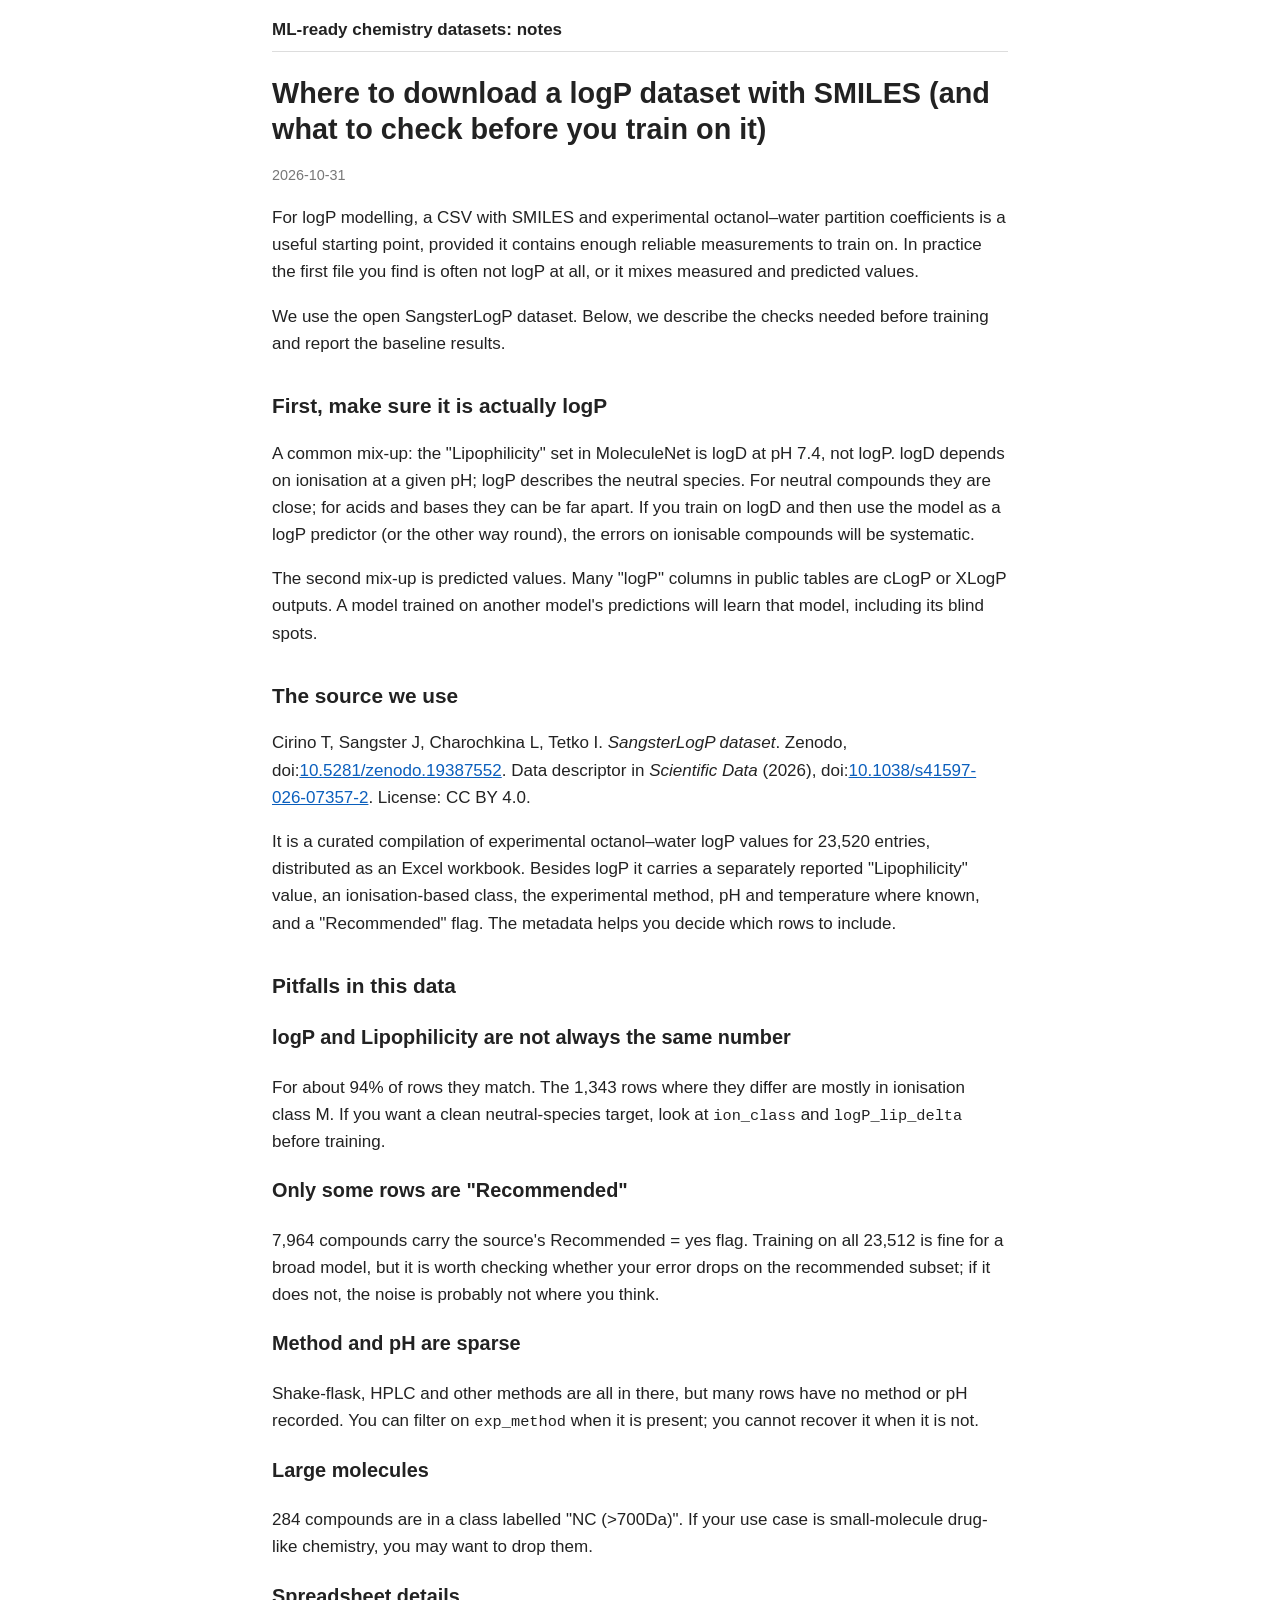
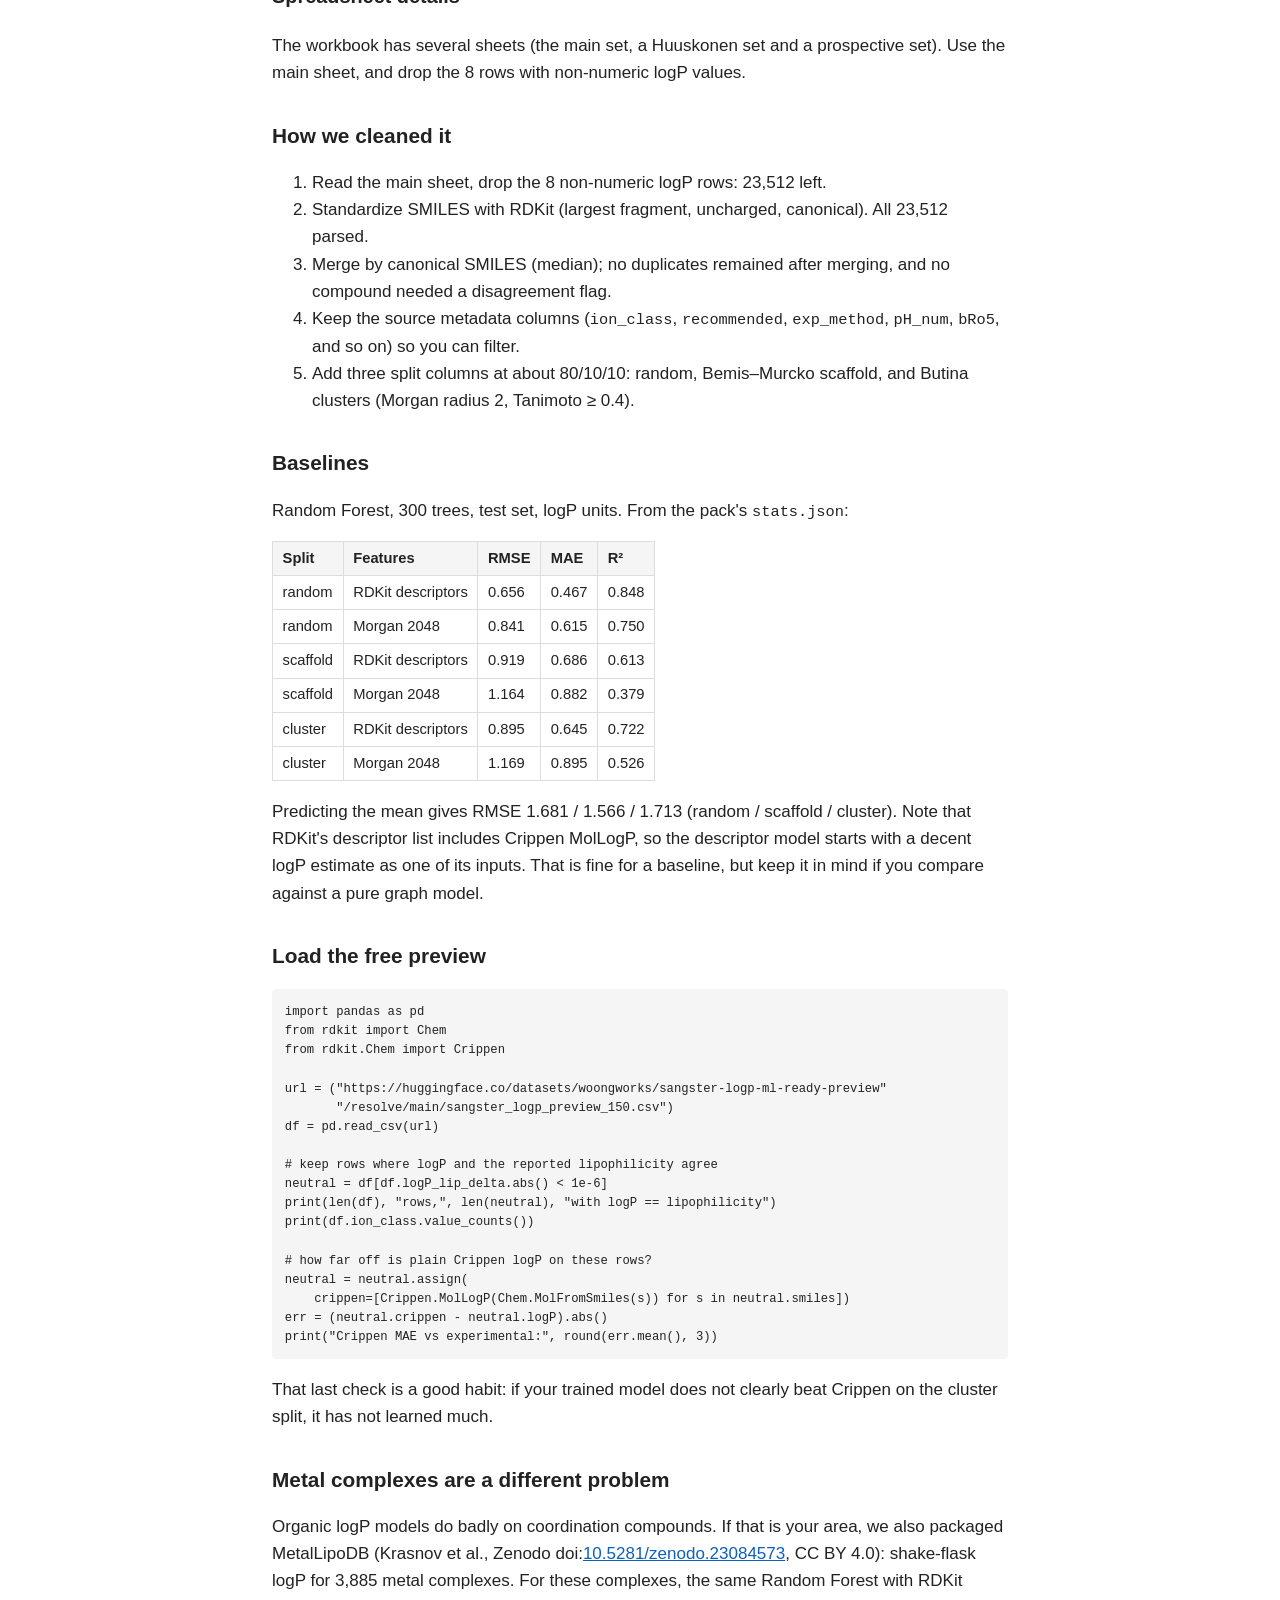
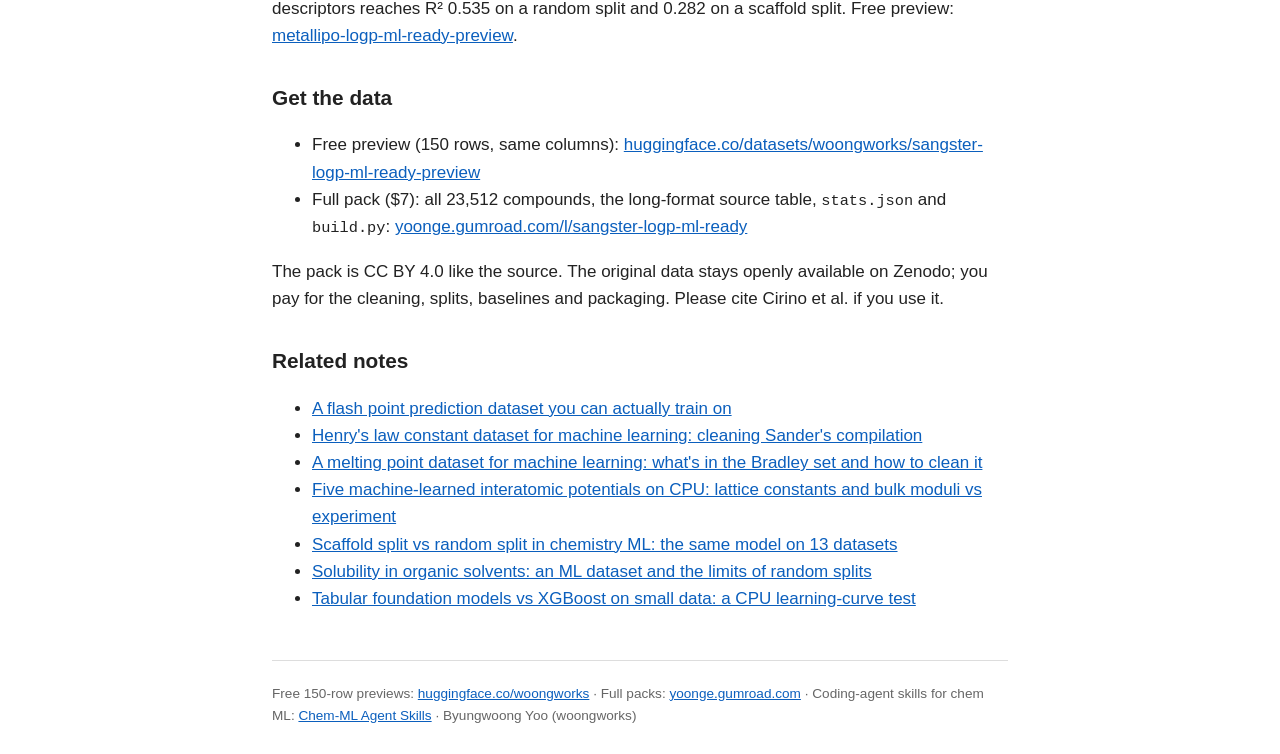
<file: logp-dataset-smiles-download/index.html>
<!doctype html>
<html lang="en"><head>
<meta charset="utf-8"><meta name="viewport" content="width=device-width,initial-scale=1">
<title>Where to download a logP dataset with SMILES (and what to check before you train on it)</title>
<meta name="description" content="An open octanol-water logP dataset with SMILES: the SangsterLogP source, logP vs logD confusion, ionisable compounds, and Random Forest baselines on three splits.">
<link rel="canonical" href="https://byungwoongyoo.github.io/chem-ml-datasets/logp-dataset-smiles-download/">
<meta property="og:title" content="Where to download a logP dataset with SMILES (and what to check before you train on it)"><meta property="og:description" content="An open octanol-water logP dataset with SMILES: the SangsterLogP source, logP vs logD confusion, ionisable compounds, and Random Forest baselines on three splits.">
<meta property="og:type" content="article"><meta property="og:url" content="https://byungwoongyoo.github.io/chem-ml-datasets/logp-dataset-smiles-download/">
<link rel="stylesheet" href="../style.css">
</head><body>
<header><a href="../">ML-ready chemistry datasets: notes</a></header>
<main><article><h1>Where to download a logP dataset with SMILES (and what to check before you train on it)</h1><p class=meta>2026-10-31</p><p>For logP modelling, a CSV with SMILES and experimental octanol–water partition coefficients is a useful starting point, provided it contains enough reliable measurements to train on. In practice the first file you find is often not logP at all, or it mixes measured and predicted values.</p>
<p>We use the open SangsterLogP dataset. Below, we describe the checks needed before training and report the baseline results.</p>
<h2>First, make sure it is actually logP</h2>
<p>A common mix-up: the "Lipophilicity" set in MoleculeNet is logD at pH 7.4, not logP. logD depends on ionisation at a given pH; logP describes the neutral species. For neutral compounds they are close; for acids and bases they can be far apart. If you train on logD and then use the model as a logP predictor (or the other way round), the errors on ionisable compounds will be systematic.</p>
<p>The second mix-up is predicted values. Many "logP" columns in public tables are cLogP or XLogP outputs. A model trained on another model's predictions will learn that model, including its blind spots.</p>
<h2>The source we use</h2>
<p>Cirino T, Sangster J, Charochkina L, Tetko I. <em>SangsterLogP dataset</em>. Zenodo, doi:<a href="https://doi.org/10.5281/zenodo.19387552">10.5281/zenodo.19387552</a>. Data descriptor in <em>Scientific Data</em> (2026), doi:<a href="https://doi.org/10.1038/s41597-026-07357-2">10.1038/s41597-026-07357-2</a>. License: CC BY 4.0.</p>
<p>It is a curated compilation of experimental octanol–water logP values for 23,520 entries, distributed as an Excel workbook. Besides logP it carries a separately reported "Lipophilicity" value, an ionisation-based class, the experimental method, pH and temperature where known, and a "Recommended" flag. The metadata helps you decide which rows to include.</p>
<h2>Pitfalls in this data</h2>
<h3>logP and Lipophilicity are not always the same number</h3>
<p>For about 94% of rows they match. The 1,343 rows where they differ are mostly in ionisation class M. If you want a clean neutral-species target, look at <code>ion_class</code> and <code>logP_lip_delta</code> before training.</p>
<h3>Only some rows are "Recommended"</h3>
<p>7,964 compounds carry the source's Recommended = yes flag. Training on all 23,512 is fine for a broad model, but it is worth checking whether your error drops on the recommended subset; if it does not, the noise is probably not where you think.</p>
<h3>Method and pH are sparse</h3>
<p>Shake-flask, HPLC and other methods are all in there, but many rows have no method or pH recorded. You can filter on <code>exp_method</code> when it is present; you cannot recover it when it is not.</p>
<h3>Large molecules</h3>
<p>284 compounds are in a class labelled "NC (&gt;700Da)". If your use case is small-molecule drug-like chemistry, you may want to drop them.</p>
<h3>Spreadsheet details</h3>
<p>The workbook has several sheets (the main set, a Huuskonen set and a prospective set). Use the main sheet, and drop the 8 rows with non-numeric logP values.</p>
<h2>How we cleaned it</h2>
<ol>
<li>Read the main sheet, drop the 8 non-numeric logP rows: 23,512 left.</li>
<li>Standardize SMILES with RDKit (largest fragment, uncharged, canonical). All 23,512 parsed.</li>
<li>Merge by canonical SMILES (median); no duplicates remained after merging, and no compound needed a disagreement flag.</li>
<li>Keep the source metadata columns (<code>ion_class</code>, <code>recommended</code>, <code>exp_method</code>, <code>pH_num</code>, <code>bRo5</code>, and so on) so you can filter.</li>
<li>Add three split columns at about 80/10/10: random, Bemis–Murcko scaffold, and Butina clusters (Morgan radius 2, Tanimoto ≥ 0.4).</li>
</ol>
<h2>Baselines</h2>
<p>Random Forest, 300 trees, test set, logP units. From the pack's <code>stats.json</code>:</p>
<table>
<thead>
<tr>
<th>Split</th>
<th>Features</th>
<th>RMSE</th>
<th>MAE</th>
<th>R²</th>
</tr>
</thead>
<tbody>
<tr>
<td>random</td>
<td>RDKit descriptors</td>
<td>0.656</td>
<td>0.467</td>
<td>0.848</td>
</tr>
<tr>
<td>random</td>
<td>Morgan 2048</td>
<td>0.841</td>
<td>0.615</td>
<td>0.750</td>
</tr>
<tr>
<td>scaffold</td>
<td>RDKit descriptors</td>
<td>0.919</td>
<td>0.686</td>
<td>0.613</td>
</tr>
<tr>
<td>scaffold</td>
<td>Morgan 2048</td>
<td>1.164</td>
<td>0.882</td>
<td>0.379</td>
</tr>
<tr>
<td>cluster</td>
<td>RDKit descriptors</td>
<td>0.895</td>
<td>0.645</td>
<td>0.722</td>
</tr>
<tr>
<td>cluster</td>
<td>Morgan 2048</td>
<td>1.169</td>
<td>0.895</td>
<td>0.526</td>
</tr>
</tbody>
</table>
<p>Predicting the mean gives RMSE 1.681 / 1.566 / 1.713 (random / scaffold / cluster). Note that RDKit's descriptor list includes Crippen MolLogP, so the descriptor model starts with a decent logP estimate as one of its inputs. That is fine for a baseline, but keep it in mind if you compare against a pure graph model.</p>
<h2>Load the free preview</h2>
<pre><code class="language-python">import pandas as pd
from rdkit import Chem
from rdkit.Chem import Crippen

url = (&quot;https://huggingface.co/datasets/woongworks/sangster-logp-ml-ready-preview&quot;
       &quot;/resolve/main/sangster_logp_preview_150.csv&quot;)
df = pd.read_csv(url)

# keep rows where logP and the reported lipophilicity agree
neutral = df[df.logP_lip_delta.abs() &lt; 1e-6]
print(len(df), &quot;rows,&quot;, len(neutral), &quot;with logP == lipophilicity&quot;)
print(df.ion_class.value_counts())

# how far off is plain Crippen logP on these rows?
neutral = neutral.assign(
    crippen=[Crippen.MolLogP(Chem.MolFromSmiles(s)) for s in neutral.smiles])
err = (neutral.crippen - neutral.logP).abs()
print(&quot;Crippen MAE vs experimental:&quot;, round(err.mean(), 3))
</code></pre>
<p>That last check is a good habit: if your trained model does not clearly beat Crippen on the cluster split, it has not learned much.</p>
<h2>Metal complexes are a different problem</h2>
<p>Organic logP models do badly on coordination compounds. If that is your area, we also packaged MetalLipoDB (Krasnov et al., Zenodo doi:<a href="https://doi.org/10.5281/zenodo.23084573">10.5281/zenodo.23084573</a>, CC BY 4.0): shake-flask logP for 3,885 metal complexes. For these complexes, the same Random Forest with RDKit descriptors reaches R² 0.535 on a random split and 0.282 on a scaffold split. Free preview: <a href="https://huggingface.co/datasets/woongworks/metallipo-logp-ml-ready-preview">metallipo-logp-ml-ready-preview</a>.</p>
<h2>Get the data</h2>
<ul>
<li>Free preview (150 rows, same columns): <a href="https://huggingface.co/datasets/woongworks/sangster-logp-ml-ready-preview">huggingface.co/datasets/woongworks/sangster-logp-ml-ready-preview</a></li>
<li>Full pack ($7): all 23,512 compounds, the long-format source table, <code>stats.json</code> and <code>build.py</code>: <a href="https://yoonge.gumroad.com/l/sangster-logp-ml-ready?utm_source=blog&amp;utm_medium=seo&amp;utm_campaign=logp-dataset">yoonge.gumroad.com/l/sangster-logp-ml-ready</a></li>
</ul>
<p>The pack is CC BY 4.0 like the source. The original data stays openly available on Zenodo; you pay for the cleaning, splits, baselines and packaging. Please cite Cirino et al. if you use it.</p><h2>Related notes</h2><ul><li><a href="../flash-point-prediction-dataset/">A flash point prediction dataset you can actually train on</a></li><li><a href="../henrys-law-constant-dataset-machine-learning/">Henry&#x27;s law constant dataset for machine learning: cleaning Sander&#x27;s compilation</a></li><li><a href="../melting-point-dataset-for-machine-learning/">A melting point dataset for machine learning: what&#x27;s in the Bradley set and how to clean it</a></li><li><a href="../mlip-benchmark-cpu-lattice-constant-bulk-modulus/">Five machine-learned interatomic potentials on CPU: lattice constants and bulk moduli vs experiment</a></li><li><a href="../scaffold-split-vs-random-split-chemistry/">Scaffold split vs random split in chemistry ML: the same model on 13 datasets</a></li><li><a href="../solubility-in-organic-solvents-dataset/">Solubility in organic solvents: an ML dataset and the limits of random splits</a></li><li><a href="../tabular-foundation-models-vs-xgboost-small-data/">Tabular foundation models vs XGBoost on small data: a CPU learning-curve test</a></li></ul></article></main>
<footer><p>Free 150-row previews: <a href="https://huggingface.co/woongworks">huggingface.co/woongworks</a> ·
Full packs: <a href="https://yoonge.gumroad.com/?utm_source=blog&amp;utm_medium=seo&amp;utm_campaign=footer">yoonge.gumroad.com</a> ·
Coding-agent skills for chem ML: <a href="https://yoonge.gumroad.com/l/chem-ml-agent-skills?utm_source=blog&amp;utm_medium=seo&amp;utm_campaign=footer">Chem-ML Agent Skills</a> ·
Byungwoong Yoo (woongworks)</p></footer>
</body></html>
</file>
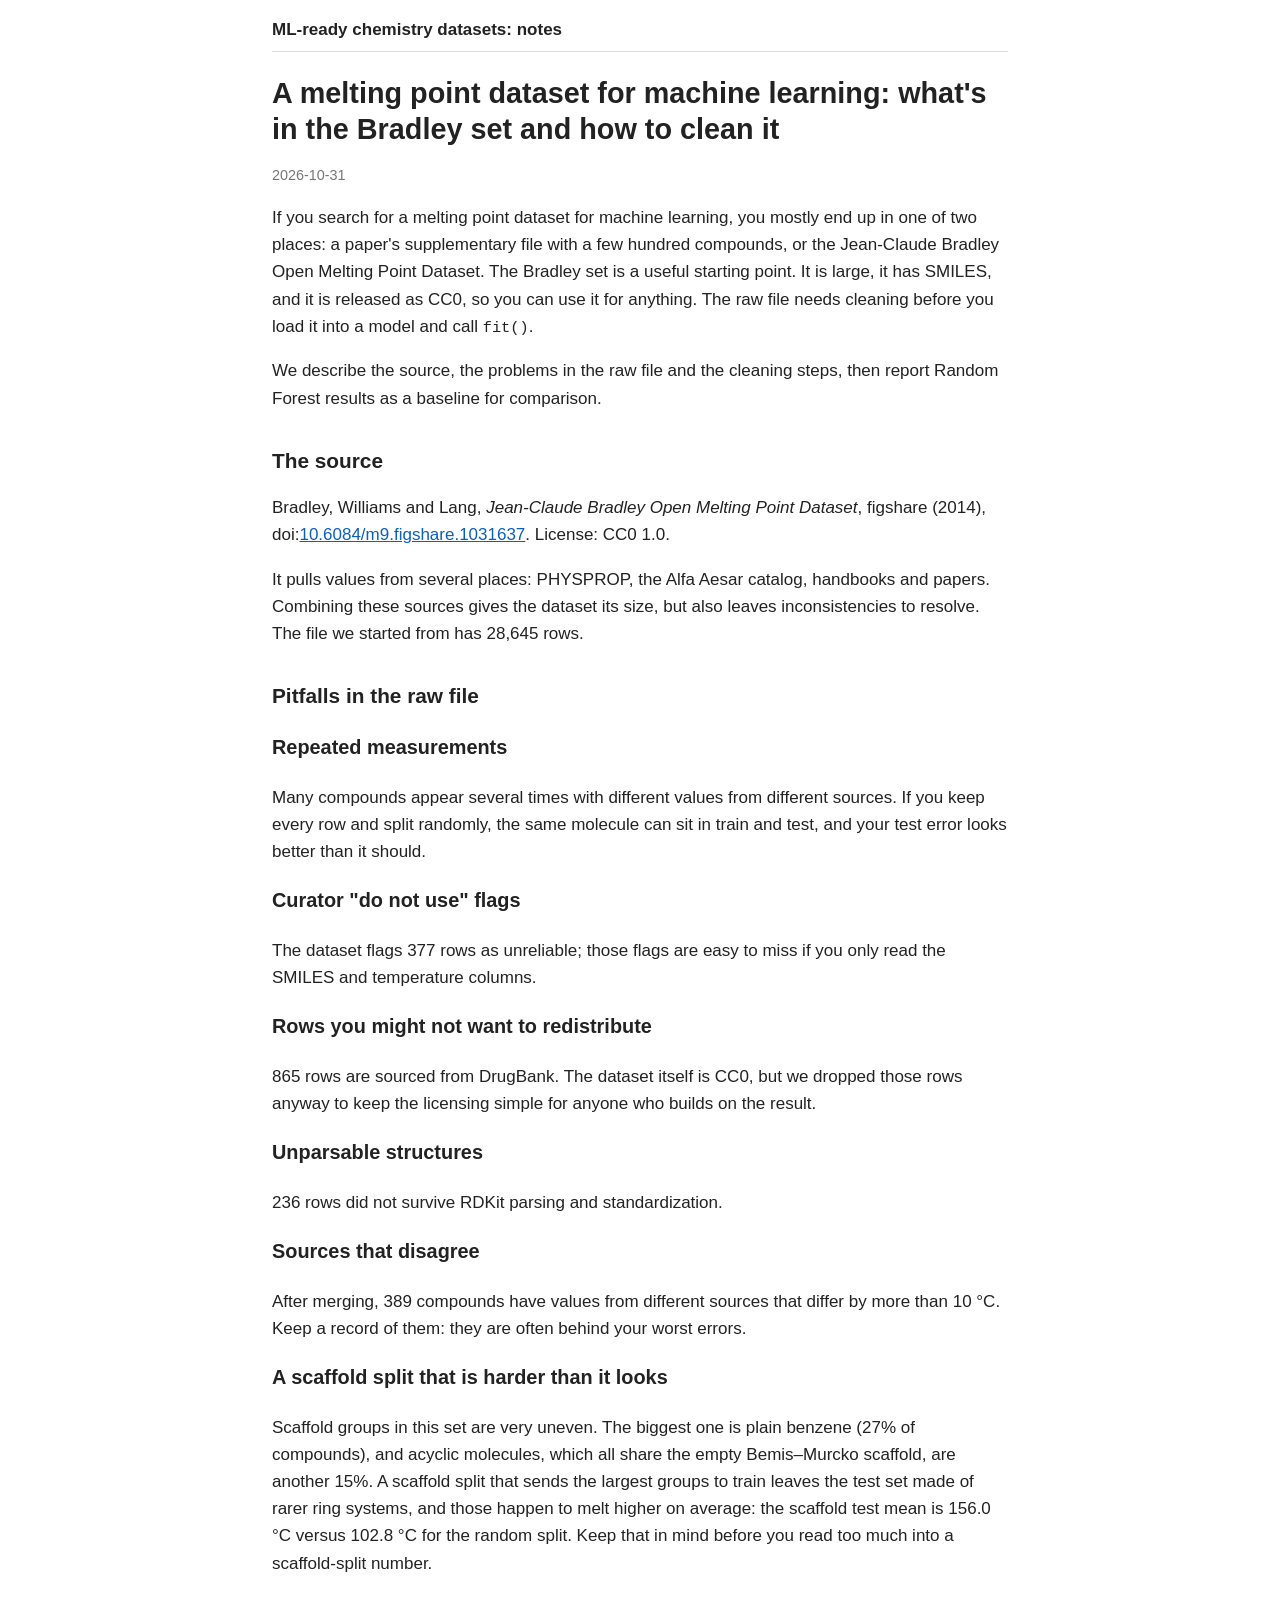
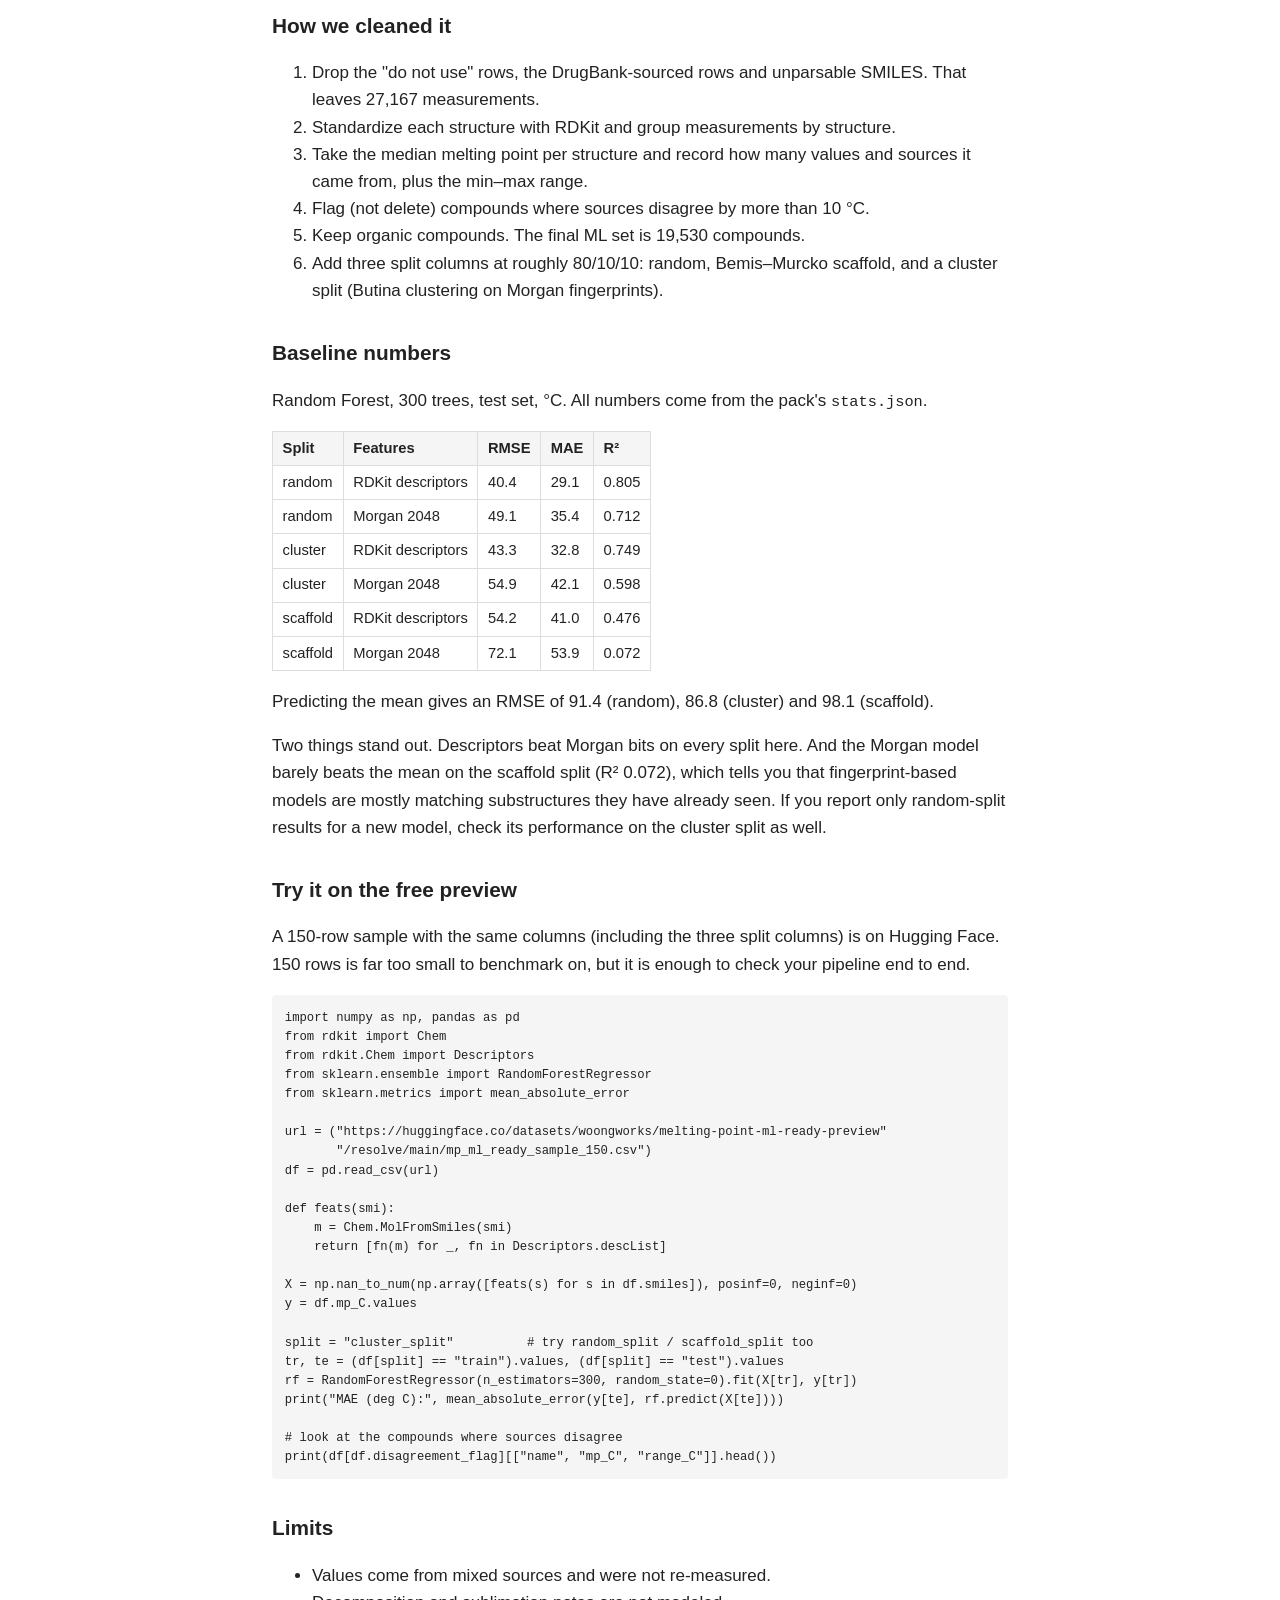
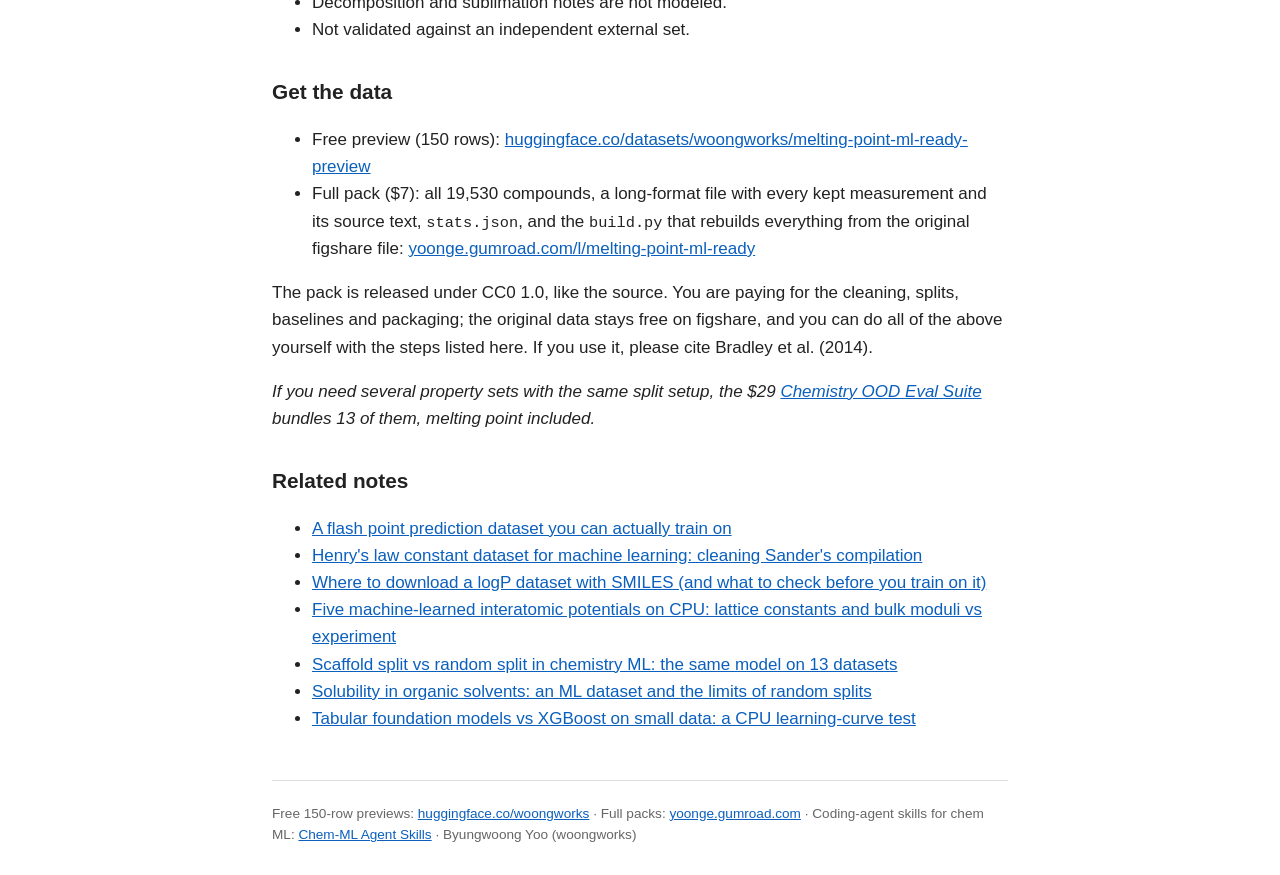
<file: melting-point-dataset-for-machine-learning/index.html>
<!doctype html>
<html lang="en"><head>
<meta charset="utf-8"><meta name="viewport" content="width=device-width,initial-scale=1">
<title>A melting point dataset for machine learning: what&#x27;s in the Bradley set and how to clean it</title>
<meta name="description" content="Where to get open experimental melting point data with SMILES, the traps in the raw Bradley file, and baseline numbers on random, scaffold and cluster splits.">
<link rel="canonical" href="https://byungwoongyoo.github.io/chem-ml-datasets/melting-point-dataset-for-machine-learning/">
<meta property="og:title" content="A melting point dataset for machine learning: what&#x27;s in the Bradley set and how to clean it"><meta property="og:description" content="Where to get open experimental melting point data with SMILES, the traps in the raw Bradley file, and baseline numbers on random, scaffold and cluster splits.">
<meta property="og:type" content="article"><meta property="og:url" content="https://byungwoongyoo.github.io/chem-ml-datasets/melting-point-dataset-for-machine-learning/">
<link rel="stylesheet" href="../style.css">
</head><body>
<header><a href="../">ML-ready chemistry datasets: notes</a></header>
<main><article><h1>A melting point dataset for machine learning: what&#x27;s in the Bradley set and how to clean it</h1><p class=meta>2026-10-31</p><p>If you search for a melting point dataset for machine learning, you mostly end up in one of two places: a paper's supplementary file with a few hundred compounds, or the Jean-Claude Bradley Open Melting Point Dataset. The Bradley set is a useful starting point. It is large, it has SMILES, and it is released as CC0, so you can use it for anything. The raw file needs cleaning before you load it into a model and call <code>fit()</code>.</p>
<p>We describe the source, the problems in the raw file and the cleaning steps, then report Random Forest results as a baseline for comparison.</p>
<h2>The source</h2>
<p>Bradley, Williams and Lang, <em>Jean-Claude Bradley Open Melting Point Dataset</em>, figshare (2014), doi:<a href="https://doi.org/10.6084/m9.figshare.1031637">10.6084/m9.figshare.1031637</a>. License: CC0 1.0.</p>
<p>It pulls values from several places: PHYSPROP, the Alfa Aesar catalog, handbooks and papers. Combining these sources gives the dataset its size, but also leaves inconsistencies to resolve. The file we started from has 28,645 rows.</p>
<h2>Pitfalls in the raw file</h2>
<h3>Repeated measurements</h3>
<p>Many compounds appear several times with different values from different sources. If you keep every row and split randomly, the same molecule can sit in train and test, and your test error looks better than it should.</p>
<h3>Curator "do not use" flags</h3>
<p>The dataset flags 377 rows as unreliable; those flags are easy to miss if you only read the SMILES and temperature columns.</p>
<h3>Rows you might not want to redistribute</h3>
<p>865 rows are sourced from DrugBank. The dataset itself is CC0, but we dropped those rows anyway to keep the licensing simple for anyone who builds on the result.</p>
<h3>Unparsable structures</h3>
<p>236 rows did not survive RDKit parsing and standardization.</p>
<h3>Sources that disagree</h3>
<p>After merging, 389 compounds have values from different sources that differ by more than 10 °C. Keep a record of them: they are often behind your worst errors.</p>
<h3>A scaffold split that is harder than it looks</h3>
<p>Scaffold groups in this set are very uneven. The biggest one is plain benzene (27% of compounds), and acyclic molecules, which all share the empty Bemis–Murcko scaffold, are another 15%. A scaffold split that sends the largest groups to train leaves the test set made of rarer ring systems, and those happen to melt higher on average: the scaffold test mean is 156.0 °C versus 102.8 °C for the random split. Keep that in mind before you read too much into a scaffold-split number.</p>
<h2>How we cleaned it</h2>
<ol>
<li>Drop the "do not use" rows, the DrugBank-sourced rows and unparsable SMILES. That leaves 27,167 measurements.</li>
<li>Standardize each structure with RDKit and group measurements by structure.</li>
<li>Take the median melting point per structure and record how many values and sources it came from, plus the min–max range.</li>
<li>Flag (not delete) compounds where sources disagree by more than 10 °C.</li>
<li>Keep organic compounds. The final ML set is 19,530 compounds.</li>
<li>Add three split columns at roughly 80/10/10: random, Bemis–Murcko scaffold, and a cluster split (Butina clustering on Morgan fingerprints).</li>
</ol>
<h2>Baseline numbers</h2>
<p>Random Forest, 300 trees, test set, °C. All numbers come from the pack's <code>stats.json</code>.</p>
<table>
<thead>
<tr>
<th>Split</th>
<th>Features</th>
<th>RMSE</th>
<th>MAE</th>
<th>R²</th>
</tr>
</thead>
<tbody>
<tr>
<td>random</td>
<td>RDKit descriptors</td>
<td>40.4</td>
<td>29.1</td>
<td>0.805</td>
</tr>
<tr>
<td>random</td>
<td>Morgan 2048</td>
<td>49.1</td>
<td>35.4</td>
<td>0.712</td>
</tr>
<tr>
<td>cluster</td>
<td>RDKit descriptors</td>
<td>43.3</td>
<td>32.8</td>
<td>0.749</td>
</tr>
<tr>
<td>cluster</td>
<td>Morgan 2048</td>
<td>54.9</td>
<td>42.1</td>
<td>0.598</td>
</tr>
<tr>
<td>scaffold</td>
<td>RDKit descriptors</td>
<td>54.2</td>
<td>41.0</td>
<td>0.476</td>
</tr>
<tr>
<td>scaffold</td>
<td>Morgan 2048</td>
<td>72.1</td>
<td>53.9</td>
<td>0.072</td>
</tr>
</tbody>
</table>
<p>Predicting the mean gives an RMSE of 91.4 (random), 86.8 (cluster) and 98.1 (scaffold).</p>
<p>Two things stand out. Descriptors beat Morgan bits on every split here. And the Morgan model barely beats the mean on the scaffold split (R² 0.072), which tells you that fingerprint-based models are mostly matching substructures they have already seen. If you report only random-split results for a new model, check its performance on the cluster split as well.</p>
<h2>Try it on the free preview</h2>
<p>A 150-row sample with the same columns (including the three split columns) is on Hugging Face. 150 rows is far too small to benchmark on, but it is enough to check your pipeline end to end.</p>
<pre><code class="language-python">import numpy as np, pandas as pd
from rdkit import Chem
from rdkit.Chem import Descriptors
from sklearn.ensemble import RandomForestRegressor
from sklearn.metrics import mean_absolute_error

url = (&quot;https://huggingface.co/datasets/woongworks/melting-point-ml-ready-preview&quot;
       &quot;/resolve/main/mp_ml_ready_sample_150.csv&quot;)
df = pd.read_csv(url)

def feats(smi):
    m = Chem.MolFromSmiles(smi)
    return [fn(m) for _, fn in Descriptors.descList]

X = np.nan_to_num(np.array([feats(s) for s in df.smiles]), posinf=0, neginf=0)
y = df.mp_C.values

split = &quot;cluster_split&quot;          # try random_split / scaffold_split too
tr, te = (df[split] == &quot;train&quot;).values, (df[split] == &quot;test&quot;).values
rf = RandomForestRegressor(n_estimators=300, random_state=0).fit(X[tr], y[tr])
print(&quot;MAE (deg C):&quot;, mean_absolute_error(y[te], rf.predict(X[te])))

# look at the compounds where sources disagree
print(df[df.disagreement_flag][[&quot;name&quot;, &quot;mp_C&quot;, &quot;range_C&quot;]].head())
</code></pre>
<h2>Limits</h2>
<ul>
<li>Values come from mixed sources and were not re-measured.</li>
<li>Decomposition and sublimation notes are not modeled.</li>
<li>Not validated against an independent external set.</li>
</ul>
<h2>Get the data</h2>
<ul>
<li>Free preview (150 rows): <a href="https://huggingface.co/datasets/woongworks/melting-point-ml-ready-preview">huggingface.co/datasets/woongworks/melting-point-ml-ready-preview</a></li>
<li>Full pack ($7): all 19,530 compounds, a long-format file with every kept measurement and its source text, <code>stats.json</code>, and the <code>build.py</code> that rebuilds everything from the original figshare file: <a href="https://yoonge.gumroad.com/l/melting-point-ml-ready?utm_source=blog&amp;utm_medium=seo&amp;utm_campaign=melting-point-dataset">yoonge.gumroad.com/l/melting-point-ml-ready</a></li>
</ul>
<p>The pack is released under CC0 1.0, like the source. You are paying for the cleaning, splits, baselines and packaging; the original data stays free on figshare, and you can do all of the above yourself with the steps listed here. If you use it, please cite Bradley et al. (2014).</p>
<p><em>If you need several property sets with the same split setup, the $29 <a href="https://yoonge.gumroad.com/l/ujkjzo?utm_source=blog&amp;utm_medium=seo&amp;utm_campaign=melting-point-dataset">Chemistry OOD Eval Suite</a> bundles 13 of them, melting point included.</em></p><h2>Related notes</h2><ul><li><a href="../flash-point-prediction-dataset/">A flash point prediction dataset you can actually train on</a></li><li><a href="../henrys-law-constant-dataset-machine-learning/">Henry&#x27;s law constant dataset for machine learning: cleaning Sander&#x27;s compilation</a></li><li><a href="../logp-dataset-smiles-download/">Where to download a logP dataset with SMILES (and what to check before you train on it)</a></li><li><a href="../mlip-benchmark-cpu-lattice-constant-bulk-modulus/">Five machine-learned interatomic potentials on CPU: lattice constants and bulk moduli vs experiment</a></li><li><a href="../scaffold-split-vs-random-split-chemistry/">Scaffold split vs random split in chemistry ML: the same model on 13 datasets</a></li><li><a href="../solubility-in-organic-solvents-dataset/">Solubility in organic solvents: an ML dataset and the limits of random splits</a></li><li><a href="../tabular-foundation-models-vs-xgboost-small-data/">Tabular foundation models vs XGBoost on small data: a CPU learning-curve test</a></li></ul></article></main>
<footer><p>Free 150-row previews: <a href="https://huggingface.co/woongworks">huggingface.co/woongworks</a> ·
Full packs: <a href="https://yoonge.gumroad.com/?utm_source=blog&amp;utm_medium=seo&amp;utm_campaign=footer">yoonge.gumroad.com</a> ·
Coding-agent skills for chem ML: <a href="https://yoonge.gumroad.com/l/chem-ml-agent-skills?utm_source=blog&amp;utm_medium=seo&amp;utm_campaign=footer">Chem-ML Agent Skills</a> ·
Byungwoong Yoo (woongworks)</p></footer>
</body></html>
</file>
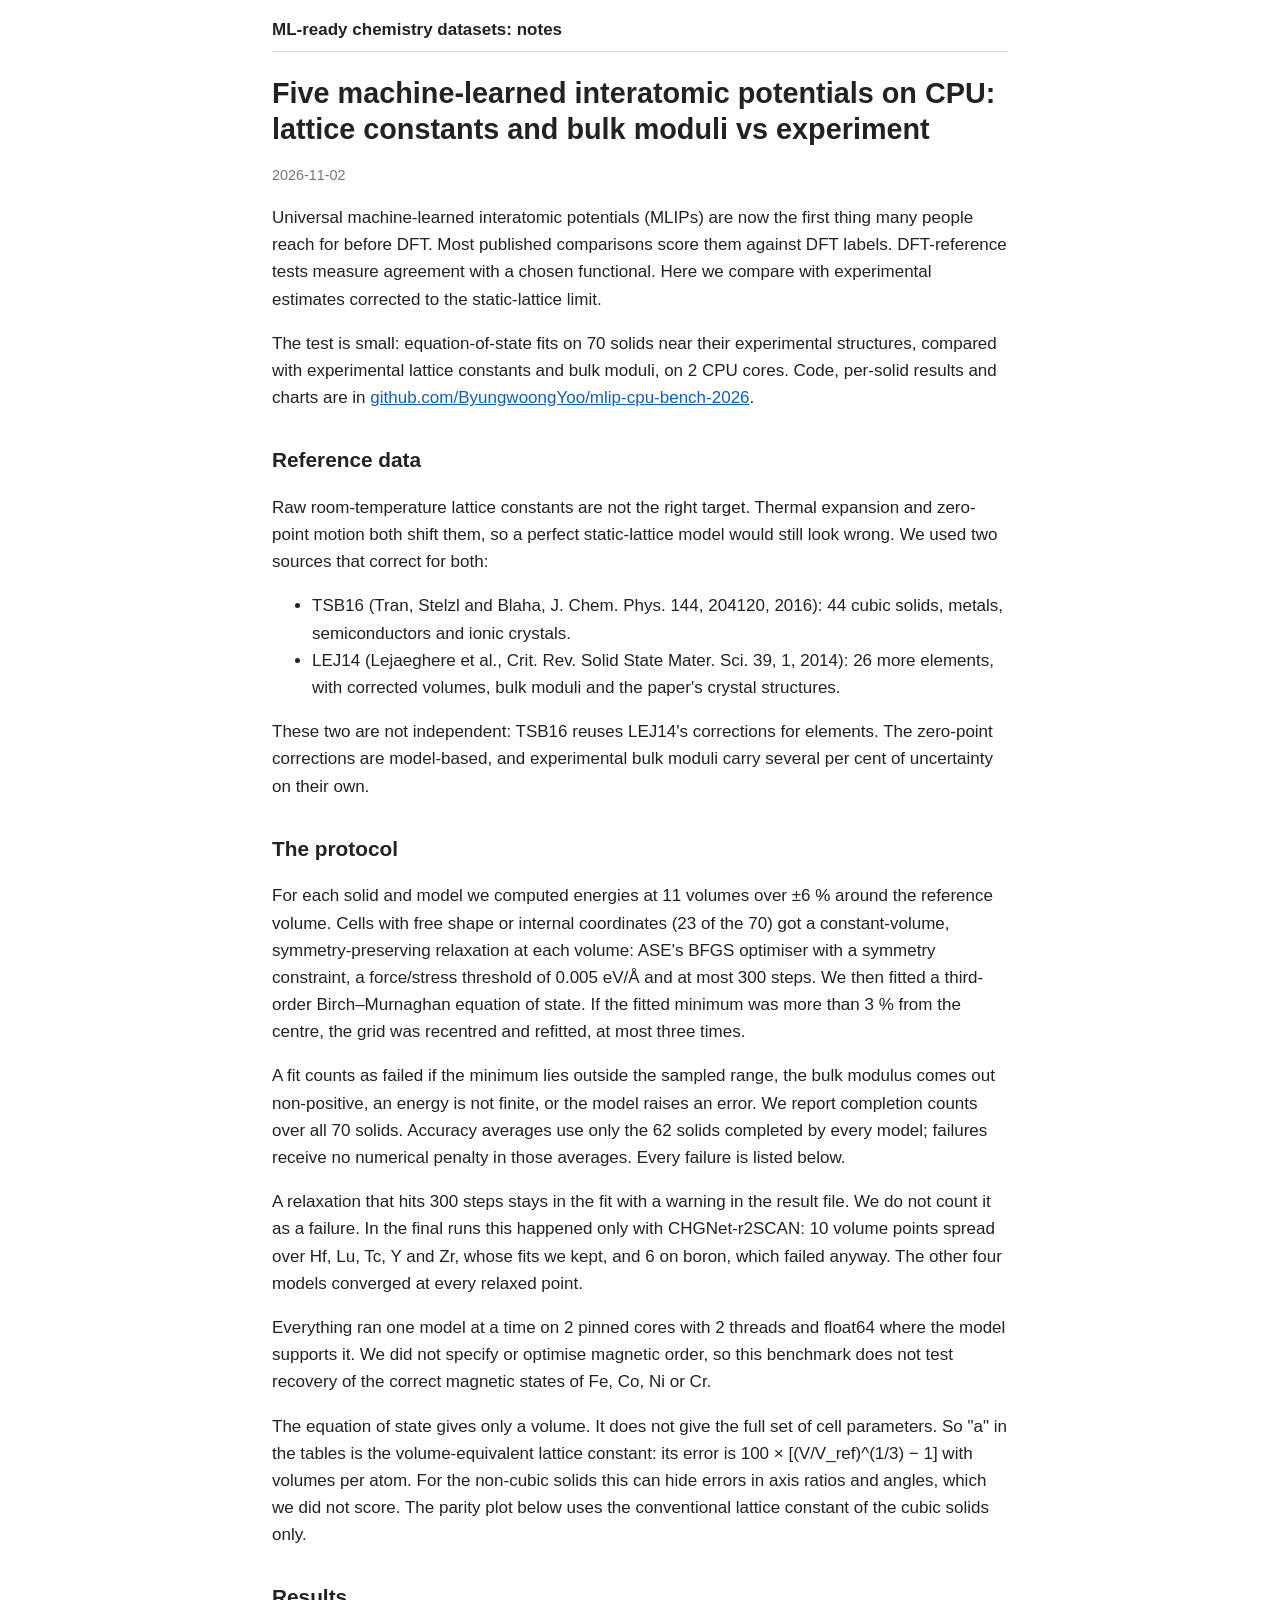
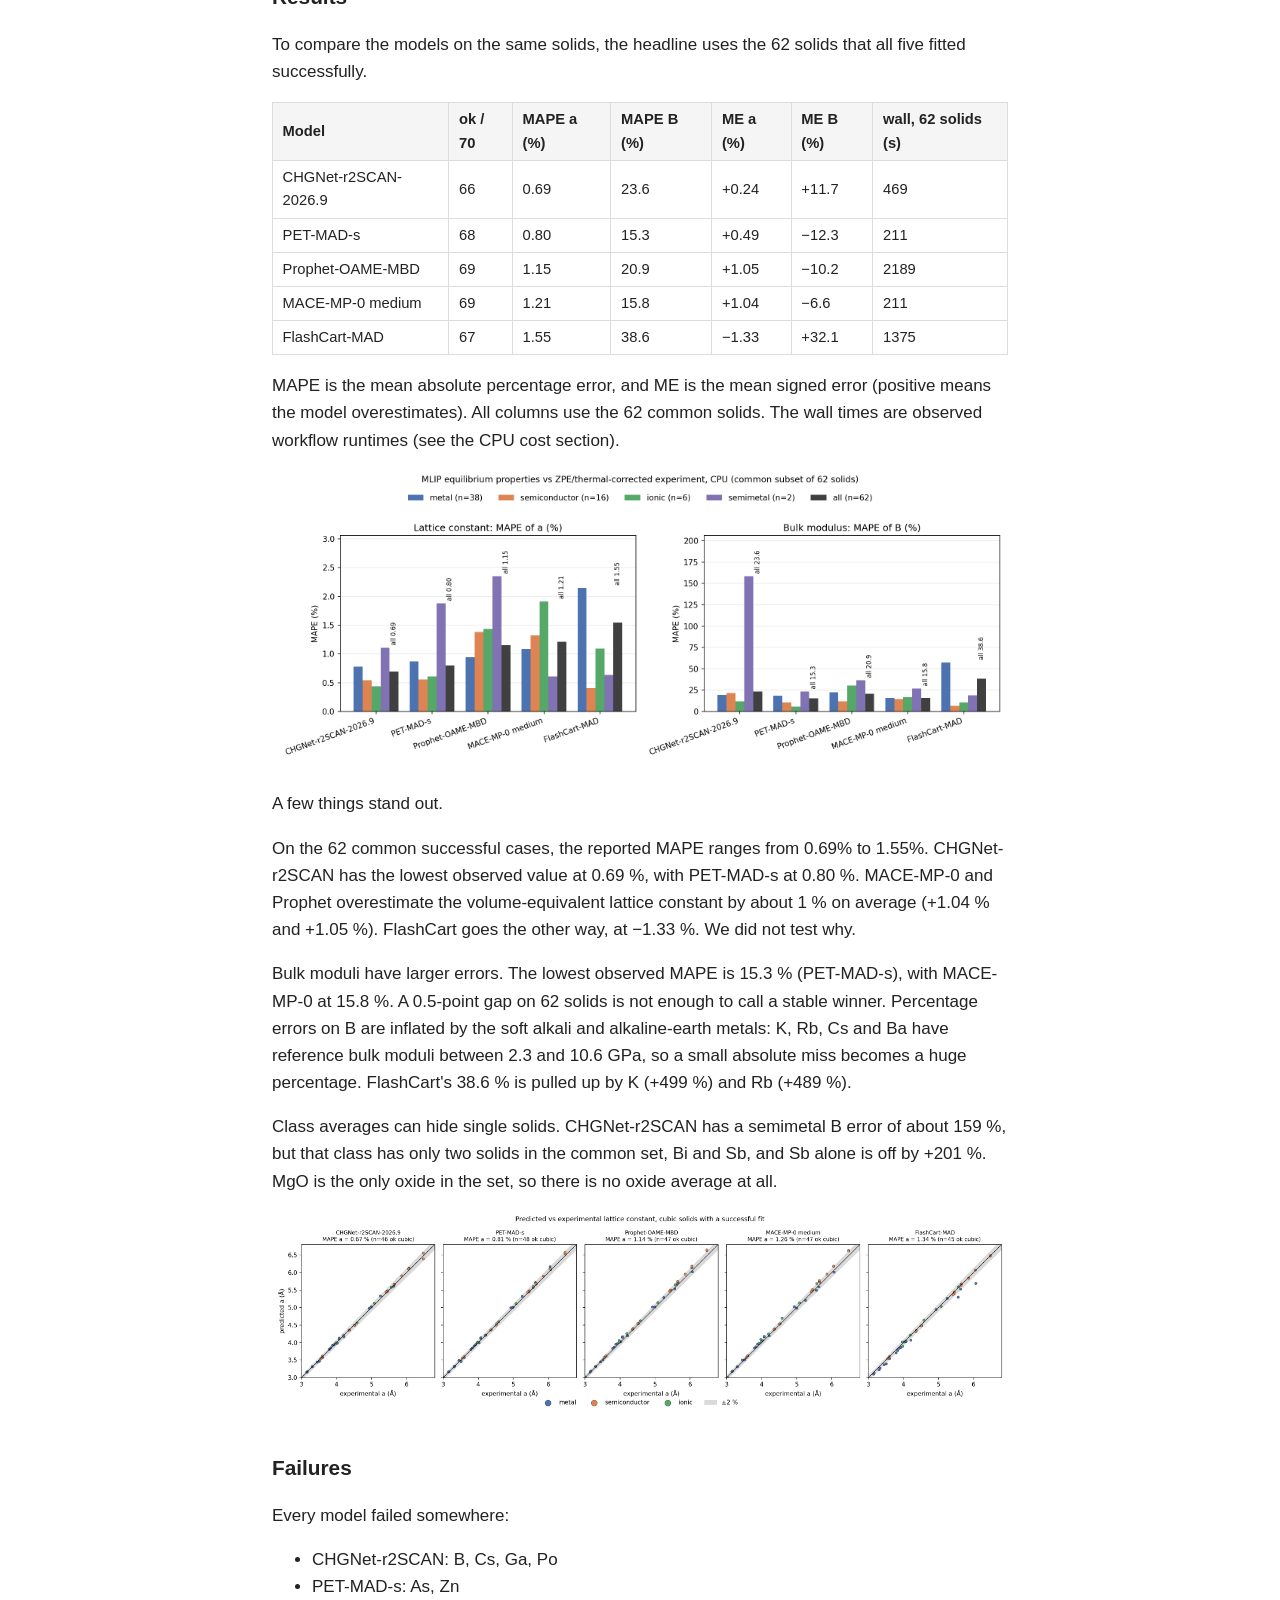
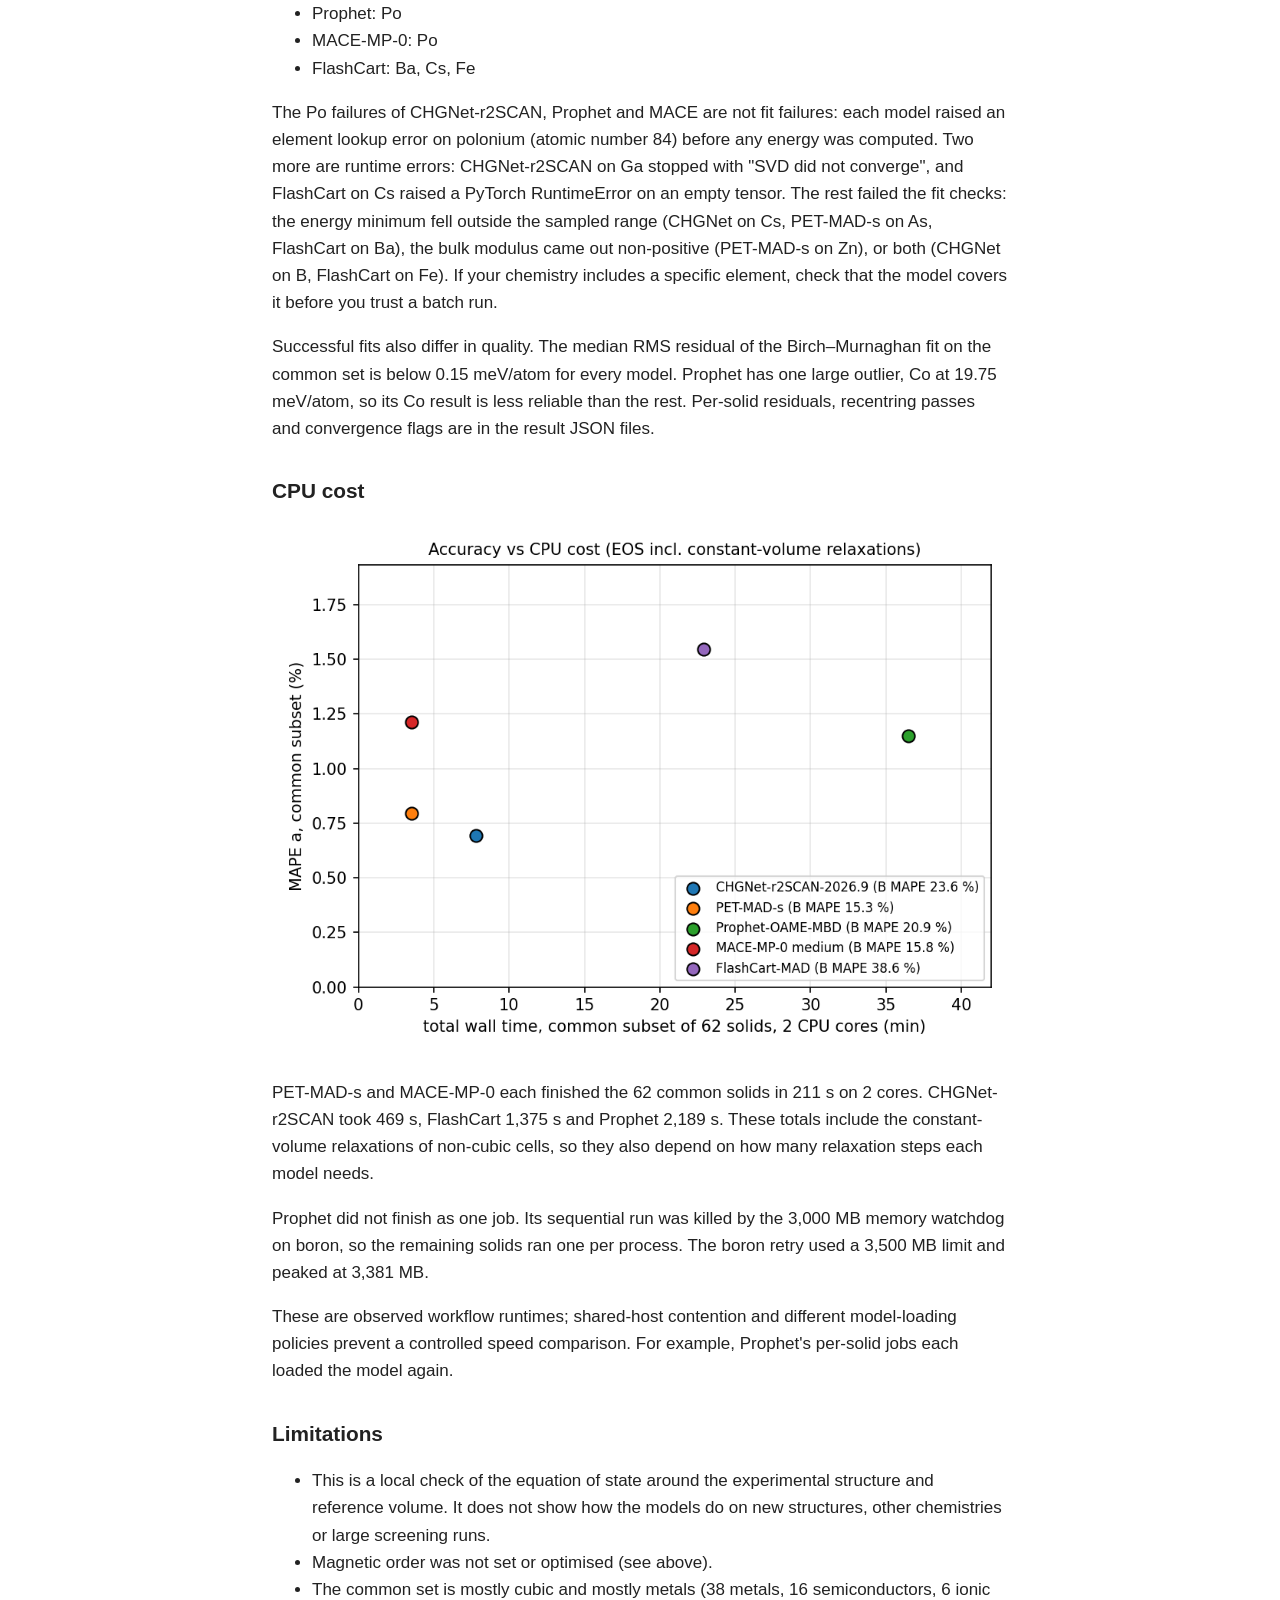
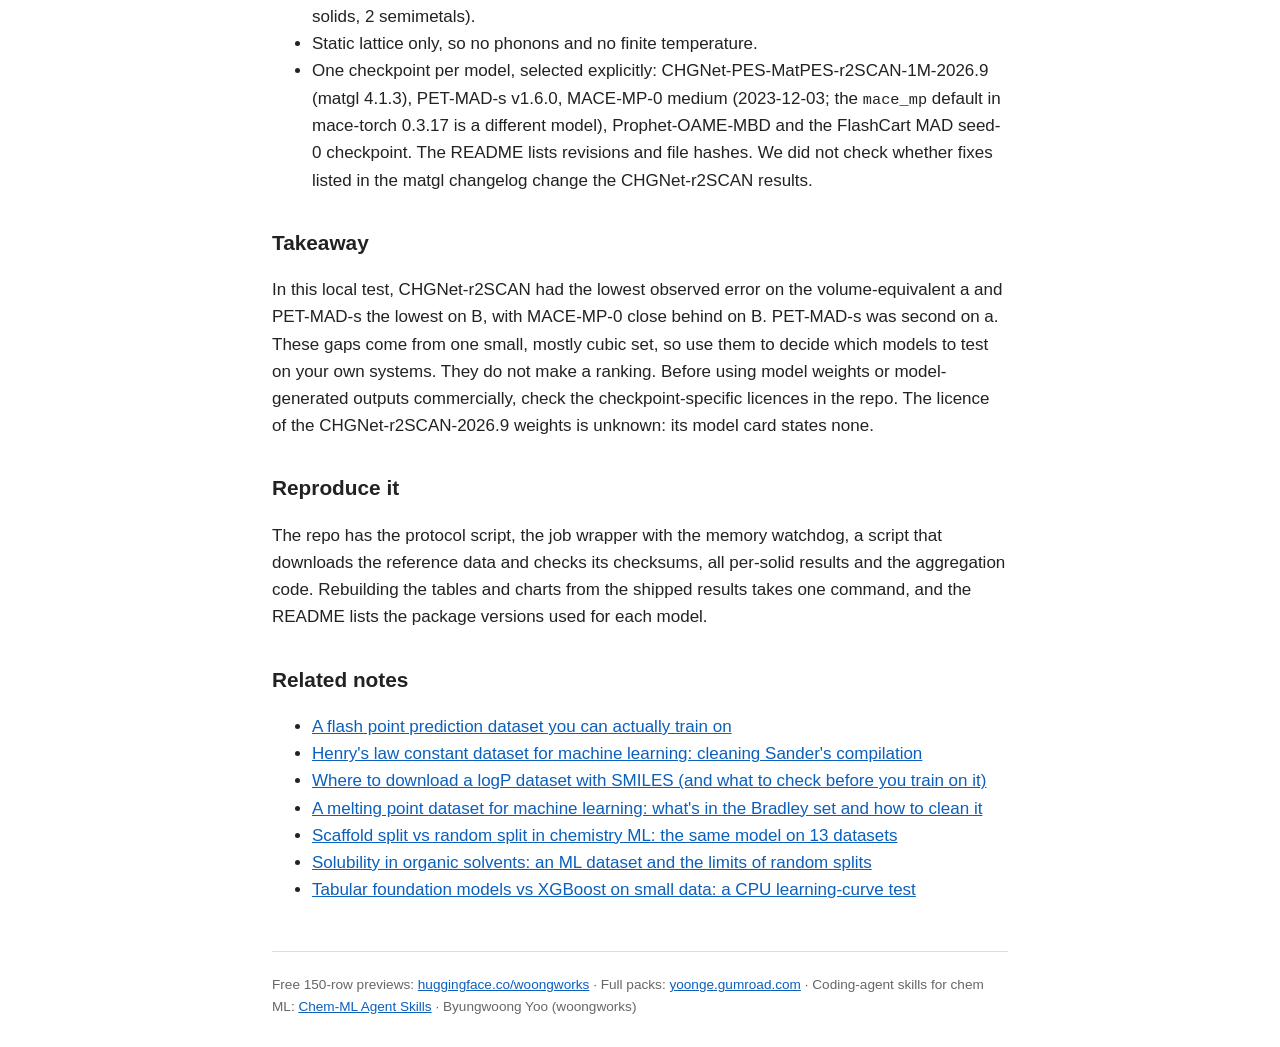
<file: mlip-benchmark-cpu-lattice-constant-bulk-modulus/index.html>
<!doctype html>
<html lang="en"><head>
<meta charset="utf-8"><meta name="viewport" content="width=device-width,initial-scale=1">
<title>Five machine-learned interatomic potentials on CPU: lattice constants and bulk moduli vs experiment</title>
<meta name="description" content="CHGNet-r2SCAN, PET-MAD-s, Prophet, MACE-MP-0 and FlashCart fitted to an equation of state on 70 solids, compared with corrected experimental data. Errors, failures and CPU time on 2 cores.">
<link rel="canonical" href="https://byungwoongyoo.github.io/chem-ml-datasets/mlip-benchmark-cpu-lattice-constant-bulk-modulus/">
<meta property="og:title" content="Five machine-learned interatomic potentials on CPU: lattice constants and bulk moduli vs experiment"><meta property="og:description" content="CHGNet-r2SCAN, PET-MAD-s, Prophet, MACE-MP-0 and FlashCart fitted to an equation of state on 70 solids, compared with corrected experimental data. Errors, failures and CPU time on 2 cores.">
<meta property="og:type" content="article"><meta property="og:url" content="https://byungwoongyoo.github.io/chem-ml-datasets/mlip-benchmark-cpu-lattice-constant-bulk-modulus/">
<link rel="stylesheet" href="../style.css">
</head><body>
<header><a href="../">ML-ready chemistry datasets: notes</a></header>
<main><article><h1>Five machine-learned interatomic potentials on CPU: lattice constants and bulk moduli vs experiment</h1><p class=meta>2026-11-02</p><p>Universal machine-learned interatomic potentials (MLIPs) are now the first thing many people reach for before DFT. Most published comparisons score them against DFT labels. DFT-reference tests measure agreement with a chosen functional. Here we compare with experimental estimates corrected to the static-lattice limit.</p>
<p>The test is small: equation-of-state fits on 70 solids near their experimental structures, compared with experimental lattice constants and bulk moduli, on 2 CPU cores. Code, per-solid results and charts are in <a href="https://github.com/ByungwoongYoo/mlip-cpu-bench-2026">github.com/ByungwoongYoo/mlip-cpu-bench-2026</a>.</p>
<h2>Reference data</h2>
<p>Raw room-temperature lattice constants are not the right target. Thermal expansion and zero-point motion both shift them, so a perfect static-lattice model would still look wrong. We used two sources that correct for both:</p>
<ul>
<li>TSB16 (Tran, Stelzl and Blaha, J. Chem. Phys. 144, 204120, 2016): 44 cubic solids, metals, semiconductors and ionic crystals.</li>
<li>LEJ14 (Lejaeghere et al., Crit. Rev. Solid State Mater. Sci. 39, 1, 2014): 26 more elements, with corrected volumes, bulk moduli and the paper's crystal structures.</li>
</ul>
<p>These two are not independent: TSB16 reuses LEJ14's corrections for elements. The zero-point corrections are model-based, and experimental bulk moduli carry several per cent of uncertainty on their own.</p>
<h2>The protocol</h2>
<p>For each solid and model we computed energies at 11 volumes over ±6 % around the reference volume. Cells with free shape or internal coordinates (23 of the 70) got a constant-volume, symmetry-preserving relaxation at each volume: ASE's BFGS optimiser with a symmetry constraint, a force/stress threshold of 0.005 eV/Å and at most 300 steps. We then fitted a third-order Birch–Murnaghan equation of state. If the fitted minimum was more than 3 % from the centre, the grid was recentred and refitted, at most three times.</p>
<p>A fit counts as failed if the minimum lies outside the sampled range, the bulk modulus comes out non-positive, an energy is not finite, or the model raises an error. We report completion counts over all 70 solids. Accuracy averages use only the 62 solids completed by every model; failures receive no numerical penalty in those averages. Every failure is listed below.</p>
<p>A relaxation that hits 300 steps stays in the fit with a warning in the result file. We do not count it as a failure. In the final runs this happened only with CHGNet-r2SCAN: 10 volume points spread over Hf, Lu, Tc, Y and Zr, whose fits we kept, and 6 on boron, which failed anyway. The other four models converged at every relaxed point.</p>
<p>Everything ran one model at a time on 2 pinned cores with 2 threads and float64 where the model supports it. We did not specify or optimise magnetic order, so this benchmark does not test recovery of the correct magnetic states of Fe, Co, Ni or Cr.</p>
<p>The equation of state gives only a volume. It does not give the full set of cell parameters. So "a" in the tables is the volume-equivalent lattice constant: its error is 100 × [(V/V_ref)^(1/3) − 1] with volumes per atom. For the non-cubic solids this can hide errors in axis ratios and angles, which we did not score. The parity plot below uses the conventional lattice constant of the cubic solids only.</p>
<h2>Results</h2>
<p>To compare the models on the same solids, the headline uses the 62 solids that all five fitted successfully.</p>
<table>
<thead>
<tr>
<th>Model</th>
<th>ok / 70</th>
<th>MAPE a (%)</th>
<th>MAPE B (%)</th>
<th>ME a (%)</th>
<th>ME B (%)</th>
<th>wall, 62 solids (s)</th>
</tr>
</thead>
<tbody>
<tr>
<td>CHGNet-r2SCAN-2026.9</td>
<td>66</td>
<td>0.69</td>
<td>23.6</td>
<td>+0.24</td>
<td>+11.7</td>
<td>469</td>
</tr>
<tr>
<td>PET-MAD-s</td>
<td>68</td>
<td>0.80</td>
<td>15.3</td>
<td>+0.49</td>
<td>−12.3</td>
<td>211</td>
</tr>
<tr>
<td>Prophet-OAME-MBD</td>
<td>69</td>
<td>1.15</td>
<td>20.9</td>
<td>+1.05</td>
<td>−10.2</td>
<td>2189</td>
</tr>
<tr>
<td>MACE-MP-0 medium</td>
<td>69</td>
<td>1.21</td>
<td>15.8</td>
<td>+1.04</td>
<td>−6.6</td>
<td>211</td>
</tr>
<tr>
<td>FlashCart-MAD</td>
<td>67</td>
<td>1.55</td>
<td>38.6</td>
<td>−1.33</td>
<td>+32.1</td>
<td>1375</td>
</tr>
</tbody>
</table>
<p>MAPE is the mean absolute percentage error, and ME is the mean signed error (positive means the model overestimates). All columns use the 62 common solids. The wall times are observed workflow runtimes (see the CPU cost section).</p>
<p><img alt="MAPE by model and material class" src="../assets/mlip-benchmark-cpu-lattice-constant-bulk-modulus/mape_by_model_class.png" /></p>
<p>A few things stand out.</p>
<p>On the 62 common successful cases, the reported MAPE ranges from 0.69% to 1.55%. CHGNet-r2SCAN has the lowest observed value at 0.69 %, with PET-MAD-s at 0.80 %. MACE-MP-0 and Prophet overestimate the volume-equivalent lattice constant by about 1 % on average (+1.04 % and +1.05 %). FlashCart goes the other way, at −1.33 %. We did not test why.</p>
<p>Bulk moduli have larger errors. The lowest observed MAPE is 15.3 % (PET-MAD-s), with MACE-MP-0 at 15.8 %. A 0.5-point gap on 62 solids is not enough to call a stable winner. Percentage errors on B are inflated by the soft alkali and alkaline-earth metals: K, Rb, Cs and Ba have reference bulk moduli between 2.3 and 10.6 GPa, so a small absolute miss becomes a huge percentage. FlashCart's 38.6 % is pulled up by K (+499 %) and Rb (+489 %).</p>
<p>Class averages can hide single solids. CHGNet-r2SCAN has a semimetal B error of about 159 %, but that class has only two solids in the common set, Bi and Sb, and Sb alone is off by +201 %. MgO is the only oxide in the set, so there is no oxide average at all.</p>
<p><img alt="Parity plot of lattice constants for cubic solids" src="../assets/mlip-benchmark-cpu-lattice-constant-bulk-modulus/parity_a_cubic.png" /></p>
<h2>Failures</h2>
<p>Every model failed somewhere:</p>
<ul>
<li>CHGNet-r2SCAN: B, Cs, Ga, Po</li>
<li>PET-MAD-s: As, Zn</li>
<li>Prophet: Po</li>
<li>MACE-MP-0: Po</li>
<li>FlashCart: Ba, Cs, Fe</li>
</ul>
<p>The Po failures of CHGNet-r2SCAN, Prophet and MACE are not fit failures: each model raised an element lookup error on polonium (atomic number 84) before any energy was computed. Two more are runtime errors: CHGNet-r2SCAN on Ga stopped with "SVD did not converge", and FlashCart on Cs raised a PyTorch RuntimeError on an empty tensor. The rest failed the fit checks: the energy minimum fell outside the sampled range (CHGNet on Cs, PET-MAD-s on As, FlashCart on Ba), the bulk modulus came out non-positive (PET-MAD-s on Zn), or both (CHGNet on B, FlashCart on Fe). If your chemistry includes a specific element, check that the model covers it before you trust a batch run.</p>
<p>Successful fits also differ in quality. The median RMS residual of the Birch–Murnaghan fit on the common set is below 0.15 meV/atom for every model. Prophet has one large outlier, Co at 19.75 meV/atom, so its Co result is less reliable than the rest. Per-solid residuals, recentring passes and convergence flags are in the result JSON files.</p>
<h2>CPU cost</h2>
<p><img alt="Accuracy vs CPU time" src="../assets/mlip-benchmark-cpu-lattice-constant-bulk-modulus/cost_vs_accuracy.png" /></p>
<p>PET-MAD-s and MACE-MP-0 each finished the 62 common solids in 211 s on 2 cores. CHGNet-r2SCAN took 469 s, FlashCart 1,375 s and Prophet 2,189 s. These totals include the constant-volume relaxations of non-cubic cells, so they also depend on how many relaxation steps each model needs.</p>
<p>Prophet did not finish as one job. Its sequential run was killed by the 3,000 MB memory watchdog on boron, so the remaining solids ran one per process. The boron retry used a 3,500 MB limit and peaked at 3,381 MB.</p>
<p>These are observed workflow runtimes; shared-host contention and different model-loading policies prevent a controlled speed comparison. For example, Prophet's per-solid jobs each loaded the model again.</p>
<h2>Limitations</h2>
<ul>
<li>This is a local check of the equation of state around the experimental structure and reference volume. It does not show how the models do on new structures, other chemistries or large screening runs.</li>
<li>Magnetic order was not set or optimised (see above).</li>
<li>The common set is mostly cubic and mostly metals (38 metals, 16 semiconductors, 6 ionic solids, 2 semimetals).</li>
<li>Static lattice only, so no phonons and no finite temperature.</li>
<li>One checkpoint per model, selected explicitly: CHGNet-PES-MatPES-r2SCAN-1M-2026.9 (matgl 4.1.3), PET-MAD-s v1.6.0, MACE-MP-0 medium (2023-12-03; the <code>mace_mp</code> default in mace-torch 0.3.17 is a different model), Prophet-OAME-MBD and the FlashCart MAD seed-0 checkpoint. The README lists revisions and file hashes. We did not check whether fixes listed in the matgl changelog change the CHGNet-r2SCAN results.</li>
</ul>
<h2>Takeaway</h2>
<p>In this local test, CHGNet-r2SCAN had the lowest observed error on the volume-equivalent a and PET-MAD-s the lowest on B, with MACE-MP-0 close behind on B. PET-MAD-s was second on a. These gaps come from one small, mostly cubic set, so use them to decide which models to test on your own systems. They do not make a ranking. Before using model weights or model-generated outputs commercially, check the checkpoint-specific licences in the repo. The licence of the CHGNet-r2SCAN-2026.9 weights is unknown: its model card states none.</p>
<h2>Reproduce it</h2>
<p>The repo has the protocol script, the job wrapper with the memory watchdog, a script that downloads the reference data and checks its checksums, all per-solid results and the aggregation code. Rebuilding the tables and charts from the shipped results takes one command, and the README lists the package versions used for each model.</p><h2>Related notes</h2><ul><li><a href="../flash-point-prediction-dataset/">A flash point prediction dataset you can actually train on</a></li><li><a href="../henrys-law-constant-dataset-machine-learning/">Henry&#x27;s law constant dataset for machine learning: cleaning Sander&#x27;s compilation</a></li><li><a href="../logp-dataset-smiles-download/">Where to download a logP dataset with SMILES (and what to check before you train on it)</a></li><li><a href="../melting-point-dataset-for-machine-learning/">A melting point dataset for machine learning: what&#x27;s in the Bradley set and how to clean it</a></li><li><a href="../scaffold-split-vs-random-split-chemistry/">Scaffold split vs random split in chemistry ML: the same model on 13 datasets</a></li><li><a href="../solubility-in-organic-solvents-dataset/">Solubility in organic solvents: an ML dataset and the limits of random splits</a></li><li><a href="../tabular-foundation-models-vs-xgboost-small-data/">Tabular foundation models vs XGBoost on small data: a CPU learning-curve test</a></li></ul></article></main>
<footer><p>Free 150-row previews: <a href="https://huggingface.co/woongworks">huggingface.co/woongworks</a> ·
Full packs: <a href="https://yoonge.gumroad.com/?utm_source=blog&amp;utm_medium=seo&amp;utm_campaign=footer">yoonge.gumroad.com</a> ·
Coding-agent skills for chem ML: <a href="https://yoonge.gumroad.com/l/chem-ml-agent-skills?utm_source=blog&amp;utm_medium=seo&amp;utm_campaign=footer">Chem-ML Agent Skills</a> ·
Byungwoong Yoo (woongworks)</p></footer>
</body></html>
</file>
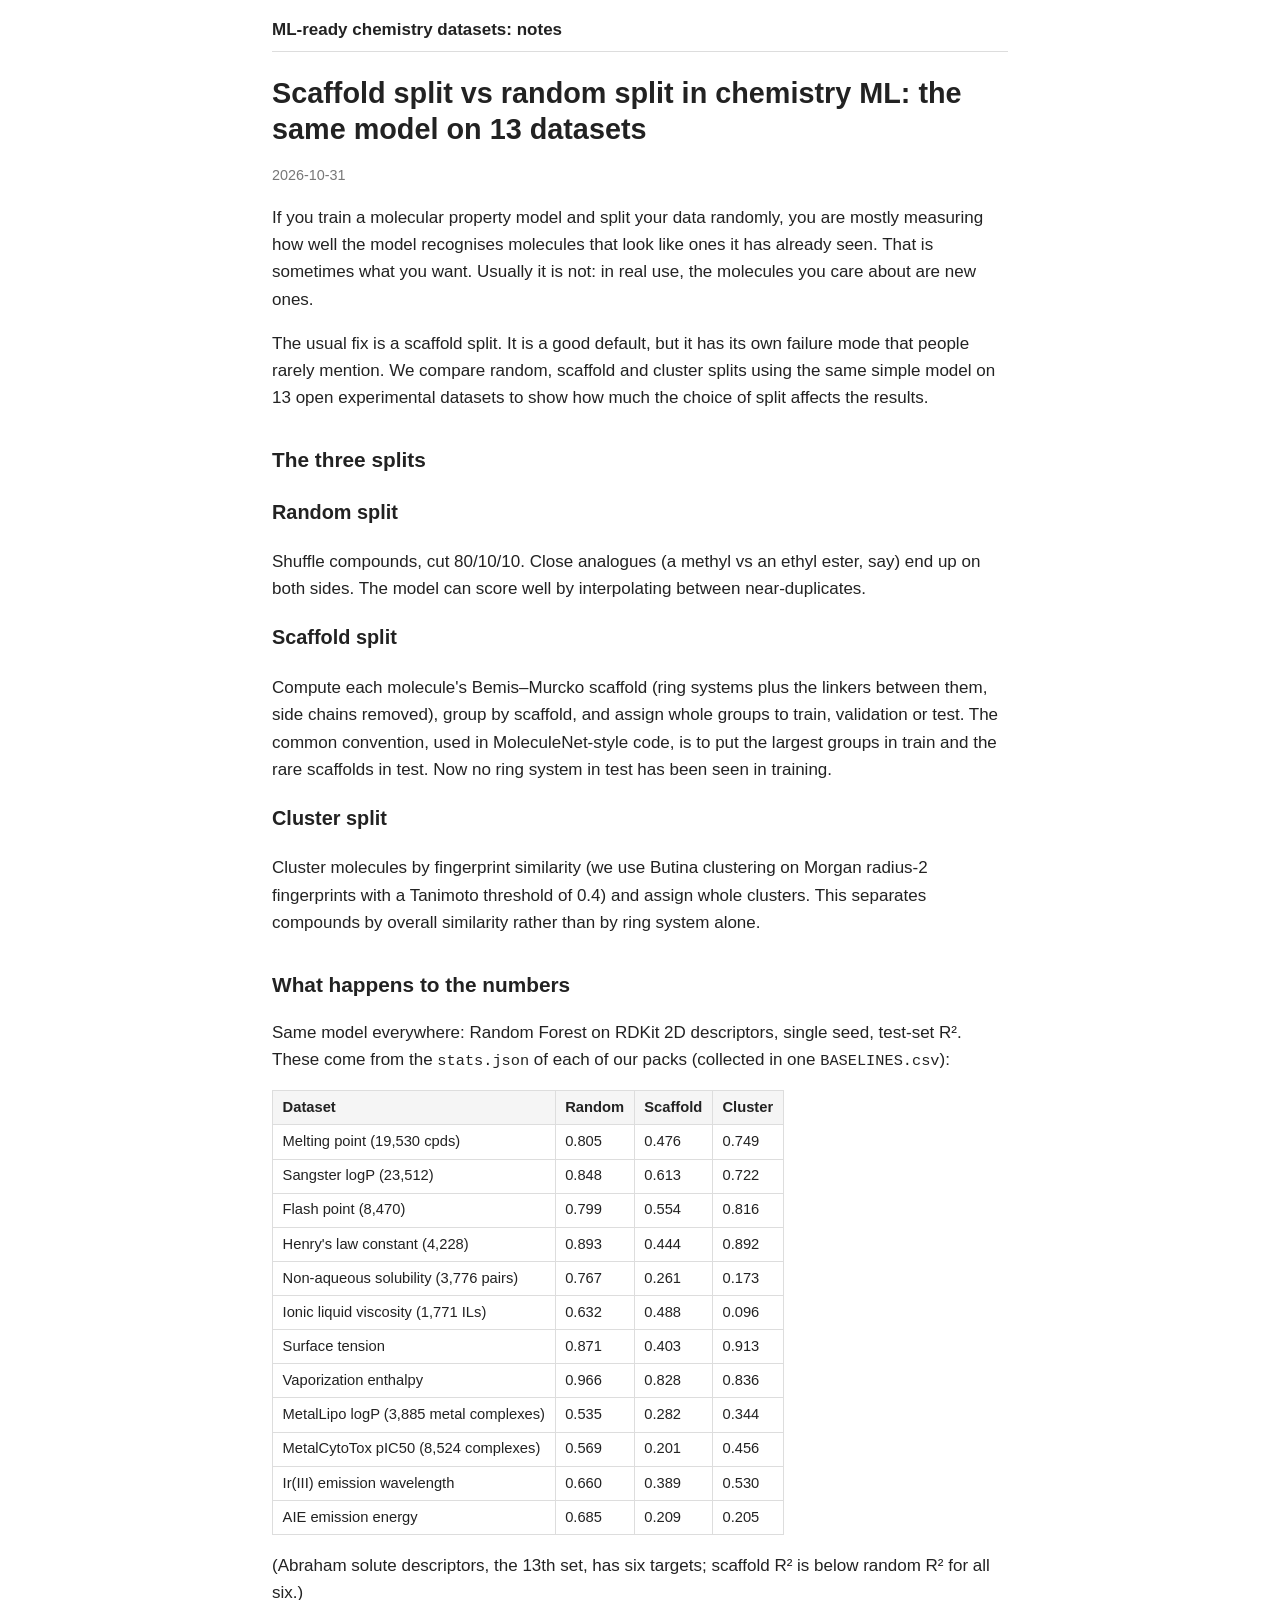
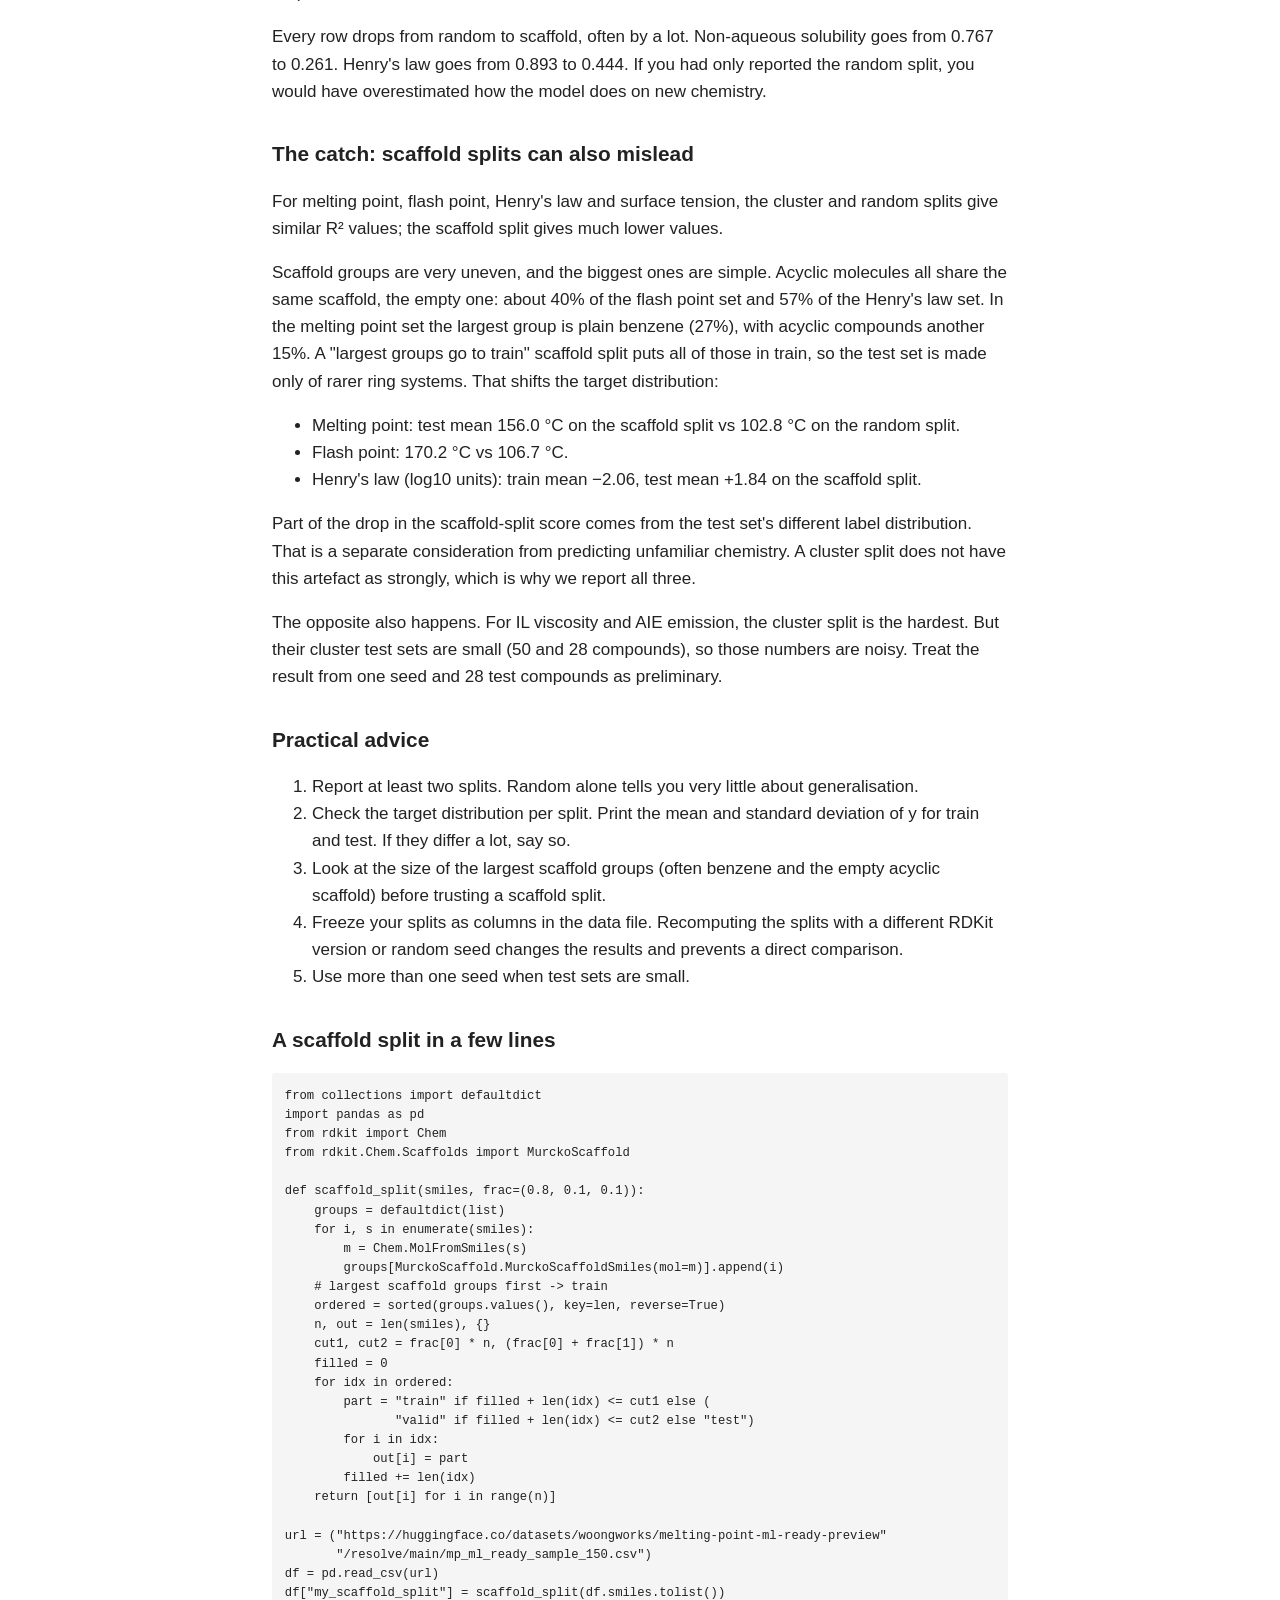
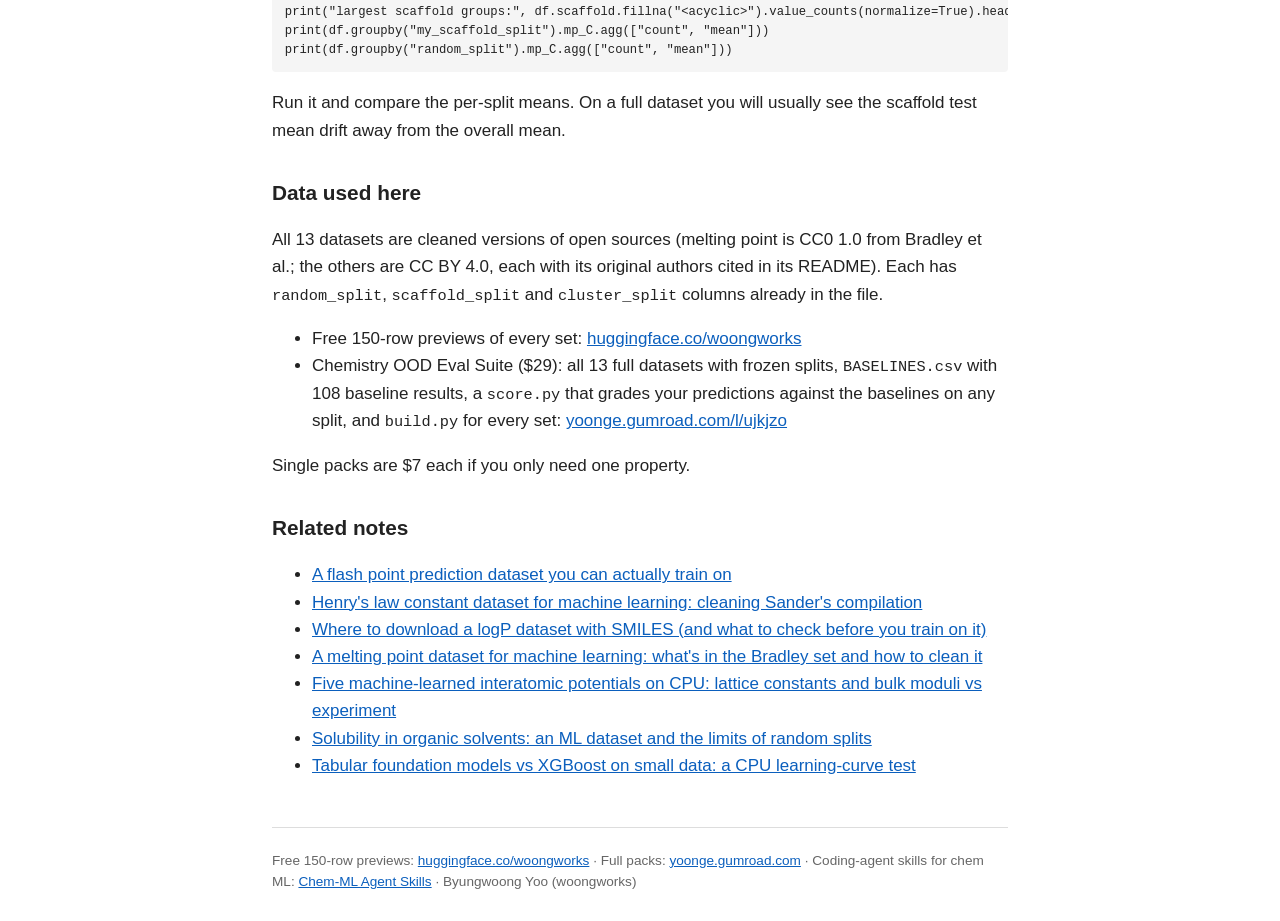
<file: scaffold-split-vs-random-split-chemistry/index.html>
<!doctype html>
<html lang="en"><head>
<meta charset="utf-8"><meta name="viewport" content="width=device-width,initial-scale=1">
<title>Scaffold split vs random split in chemistry ML: the same model on 13 datasets</title>
<meta name="description" content="Why random splits flatter molecular property models, when a scaffold split is misleading too, and what a cluster split adds. Real baseline numbers from 13 open datasets.">
<link rel="canonical" href="https://byungwoongyoo.github.io/chem-ml-datasets/scaffold-split-vs-random-split-chemistry/">
<meta property="og:title" content="Scaffold split vs random split in chemistry ML: the same model on 13 datasets"><meta property="og:description" content="Why random splits flatter molecular property models, when a scaffold split is misleading too, and what a cluster split adds. Real baseline numbers from 13 open datasets.">
<meta property="og:type" content="article"><meta property="og:url" content="https://byungwoongyoo.github.io/chem-ml-datasets/scaffold-split-vs-random-split-chemistry/">
<link rel="stylesheet" href="../style.css">
</head><body>
<header><a href="../">ML-ready chemistry datasets: notes</a></header>
<main><article><h1>Scaffold split vs random split in chemistry ML: the same model on 13 datasets</h1><p class=meta>2026-10-31</p><p>If you train a molecular property model and split your data randomly, you are mostly measuring how well the model recognises molecules that look like ones it has already seen. That is sometimes what you want. Usually it is not: in real use, the molecules you care about are new ones.</p>
<p>The usual fix is a scaffold split. It is a good default, but it has its own failure mode that people rarely mention. We compare random, scaffold and cluster splits using the same simple model on 13 open experimental datasets to show how much the choice of split affects the results.</p>
<h2>The three splits</h2>
<h3>Random split</h3>
<p>Shuffle compounds, cut 80/10/10. Close analogues (a methyl vs an ethyl ester, say) end up on both sides. The model can score well by interpolating between near-duplicates.</p>
<h3>Scaffold split</h3>
<p>Compute each molecule's Bemis–Murcko scaffold (ring systems plus the linkers between them, side chains removed), group by scaffold, and assign whole groups to train, validation or test. The common convention, used in MoleculeNet-style code, is to put the largest groups in train and the rare scaffolds in test. Now no ring system in test has been seen in training.</p>
<h3>Cluster split</h3>
<p>Cluster molecules by fingerprint similarity (we use Butina clustering on Morgan radius-2 fingerprints with a Tanimoto threshold of 0.4) and assign whole clusters. This separates compounds by overall similarity rather than by ring system alone.</p>
<h2>What happens to the numbers</h2>
<p>Same model everywhere: Random Forest on RDKit 2D descriptors, single seed, test-set R². These come from the <code>stats.json</code> of each of our packs (collected in one <code>BASELINES.csv</code>):</p>
<table>
<thead>
<tr>
<th>Dataset</th>
<th>Random</th>
<th>Scaffold</th>
<th>Cluster</th>
</tr>
</thead>
<tbody>
<tr>
<td>Melting point (19,530 cpds)</td>
<td>0.805</td>
<td>0.476</td>
<td>0.749</td>
</tr>
<tr>
<td>Sangster logP (23,512)</td>
<td>0.848</td>
<td>0.613</td>
<td>0.722</td>
</tr>
<tr>
<td>Flash point (8,470)</td>
<td>0.799</td>
<td>0.554</td>
<td>0.816</td>
</tr>
<tr>
<td>Henry's law constant (4,228)</td>
<td>0.893</td>
<td>0.444</td>
<td>0.892</td>
</tr>
<tr>
<td>Non-aqueous solubility (3,776 pairs)</td>
<td>0.767</td>
<td>0.261</td>
<td>0.173</td>
</tr>
<tr>
<td>Ionic liquid viscosity (1,771 ILs)</td>
<td>0.632</td>
<td>0.488</td>
<td>0.096</td>
</tr>
<tr>
<td>Surface tension</td>
<td>0.871</td>
<td>0.403</td>
<td>0.913</td>
</tr>
<tr>
<td>Vaporization enthalpy</td>
<td>0.966</td>
<td>0.828</td>
<td>0.836</td>
</tr>
<tr>
<td>MetalLipo logP (3,885 metal complexes)</td>
<td>0.535</td>
<td>0.282</td>
<td>0.344</td>
</tr>
<tr>
<td>MetalCytoTox pIC50 (8,524 complexes)</td>
<td>0.569</td>
<td>0.201</td>
<td>0.456</td>
</tr>
<tr>
<td>Ir(III) emission wavelength</td>
<td>0.660</td>
<td>0.389</td>
<td>0.530</td>
</tr>
<tr>
<td>AIE emission energy</td>
<td>0.685</td>
<td>0.209</td>
<td>0.205</td>
</tr>
</tbody>
</table>
<p>(Abraham solute descriptors, the 13th set, has six targets; scaffold R² is below random R² for all six.)</p>
<p>Every row drops from random to scaffold, often by a lot. Non-aqueous solubility goes from 0.767 to 0.261. Henry's law goes from 0.893 to 0.444. If you had only reported the random split, you would have overestimated how the model does on new chemistry.</p>
<h2>The catch: scaffold splits can also mislead</h2>
<p>For melting point, flash point, Henry's law and surface tension, the cluster and random splits give similar R² values; the scaffold split gives much lower values.</p>
<p>Scaffold groups are very uneven, and the biggest ones are simple. Acyclic molecules all share the same scaffold, the empty one: about 40% of the flash point set and 57% of the Henry's law set. In the melting point set the largest group is plain benzene (27%), with acyclic compounds another 15%. A "largest groups go to train" scaffold split puts all of those in train, so the test set is made only of rarer ring systems. That shifts the target distribution:</p>
<ul>
<li>Melting point: test mean 156.0 °C on the scaffold split vs 102.8 °C on the random split.</li>
<li>Flash point: 170.2 °C vs 106.7 °C.</li>
<li>Henry's law (log10 units): train mean −2.06, test mean +1.84 on the scaffold split.</li>
</ul>
<p>Part of the drop in the scaffold-split score comes from the test set's different label distribution. That is a separate consideration from predicting unfamiliar chemistry. A cluster split does not have this artefact as strongly, which is why we report all three.</p>
<p>The opposite also happens. For IL viscosity and AIE emission, the cluster split is the hardest. But their cluster test sets are small (50 and 28 compounds), so those numbers are noisy. Treat the result from one seed and 28 test compounds as preliminary.</p>
<h2>Practical advice</h2>
<ol>
<li>Report at least two splits. Random alone tells you very little about generalisation.</li>
<li>Check the target distribution per split. Print the mean and standard deviation of y for train and test. If they differ a lot, say so.</li>
<li>Look at the size of the largest scaffold groups (often benzene and the empty acyclic scaffold) before trusting a scaffold split.</li>
<li>Freeze your splits as columns in the data file. Recomputing the splits with a different RDKit version or random seed changes the results and prevents a direct comparison.</li>
<li>Use more than one seed when test sets are small.</li>
</ol>
<h2>A scaffold split in a few lines</h2>
<pre><code class="language-python">from collections import defaultdict
import pandas as pd
from rdkit import Chem
from rdkit.Chem.Scaffolds import MurckoScaffold

def scaffold_split(smiles, frac=(0.8, 0.1, 0.1)):
    groups = defaultdict(list)
    for i, s in enumerate(smiles):
        m = Chem.MolFromSmiles(s)
        groups[MurckoScaffold.MurckoScaffoldSmiles(mol=m)].append(i)
    # largest scaffold groups first -&gt; train
    ordered = sorted(groups.values(), key=len, reverse=True)
    n, out = len(smiles), {}
    cut1, cut2 = frac[0] * n, (frac[0] + frac[1]) * n
    filled = 0
    for idx in ordered:
        part = &quot;train&quot; if filled + len(idx) &lt;= cut1 else (
               &quot;valid&quot; if filled + len(idx) &lt;= cut2 else &quot;test&quot;)
        for i in idx:
            out[i] = part
        filled += len(idx)
    return [out[i] for i in range(n)]

url = (&quot;https://huggingface.co/datasets/woongworks/melting-point-ml-ready-preview&quot;
       &quot;/resolve/main/mp_ml_ready_sample_150.csv&quot;)
df = pd.read_csv(url)
df[&quot;my_scaffold_split&quot;] = scaffold_split(df.smiles.tolist())
print(&quot;largest scaffold groups:&quot;, df.scaffold.fillna(&quot;&lt;acyclic&gt;&quot;).value_counts(normalize=True).head(3).round(3).to_dict())
print(df.groupby(&quot;my_scaffold_split&quot;).mp_C.agg([&quot;count&quot;, &quot;mean&quot;]))
print(df.groupby(&quot;random_split&quot;).mp_C.agg([&quot;count&quot;, &quot;mean&quot;]))
</code></pre>
<p>Run it and compare the per-split means. On a full dataset you will usually see the scaffold test mean drift away from the overall mean.</p>
<h2>Data used here</h2>
<p>All 13 datasets are cleaned versions of open sources (melting point is CC0 1.0 from Bradley et al.; the others are CC BY 4.0, each with its original authors cited in its README). Each has <code>random_split</code>, <code>scaffold_split</code> and <code>cluster_split</code> columns already in the file.</p>
<ul>
<li>Free 150-row previews of every set: <a href="https://huggingface.co/woongworks">huggingface.co/woongworks</a></li>
<li>Chemistry OOD Eval Suite ($29): all 13 full datasets with frozen splits, <code>BASELINES.csv</code> with 108 baseline results, a <code>score.py</code> that grades your predictions against the baselines on any split, and <code>build.py</code> for every set: <a href="https://yoonge.gumroad.com/l/ujkjzo?utm_source=blog&amp;utm_medium=seo&amp;utm_campaign=scaffold-vs-random-split">yoonge.gumroad.com/l/ujkjzo</a></li>
</ul>
<p>Single packs are $7 each if you only need one property.</p><h2>Related notes</h2><ul><li><a href="../flash-point-prediction-dataset/">A flash point prediction dataset you can actually train on</a></li><li><a href="../henrys-law-constant-dataset-machine-learning/">Henry&#x27;s law constant dataset for machine learning: cleaning Sander&#x27;s compilation</a></li><li><a href="../logp-dataset-smiles-download/">Where to download a logP dataset with SMILES (and what to check before you train on it)</a></li><li><a href="../melting-point-dataset-for-machine-learning/">A melting point dataset for machine learning: what&#x27;s in the Bradley set and how to clean it</a></li><li><a href="../mlip-benchmark-cpu-lattice-constant-bulk-modulus/">Five machine-learned interatomic potentials on CPU: lattice constants and bulk moduli vs experiment</a></li><li><a href="../solubility-in-organic-solvents-dataset/">Solubility in organic solvents: an ML dataset and the limits of random splits</a></li><li><a href="../tabular-foundation-models-vs-xgboost-small-data/">Tabular foundation models vs XGBoost on small data: a CPU learning-curve test</a></li></ul></article></main>
<footer><p>Free 150-row previews: <a href="https://huggingface.co/woongworks">huggingface.co/woongworks</a> ·
Full packs: <a href="https://yoonge.gumroad.com/?utm_source=blog&amp;utm_medium=seo&amp;utm_campaign=footer">yoonge.gumroad.com</a> ·
Coding-agent skills for chem ML: <a href="https://yoonge.gumroad.com/l/chem-ml-agent-skills?utm_source=blog&amp;utm_medium=seo&amp;utm_campaign=footer">Chem-ML Agent Skills</a> ·
Byungwoong Yoo (woongworks)</p></footer>
</body></html>
</file>
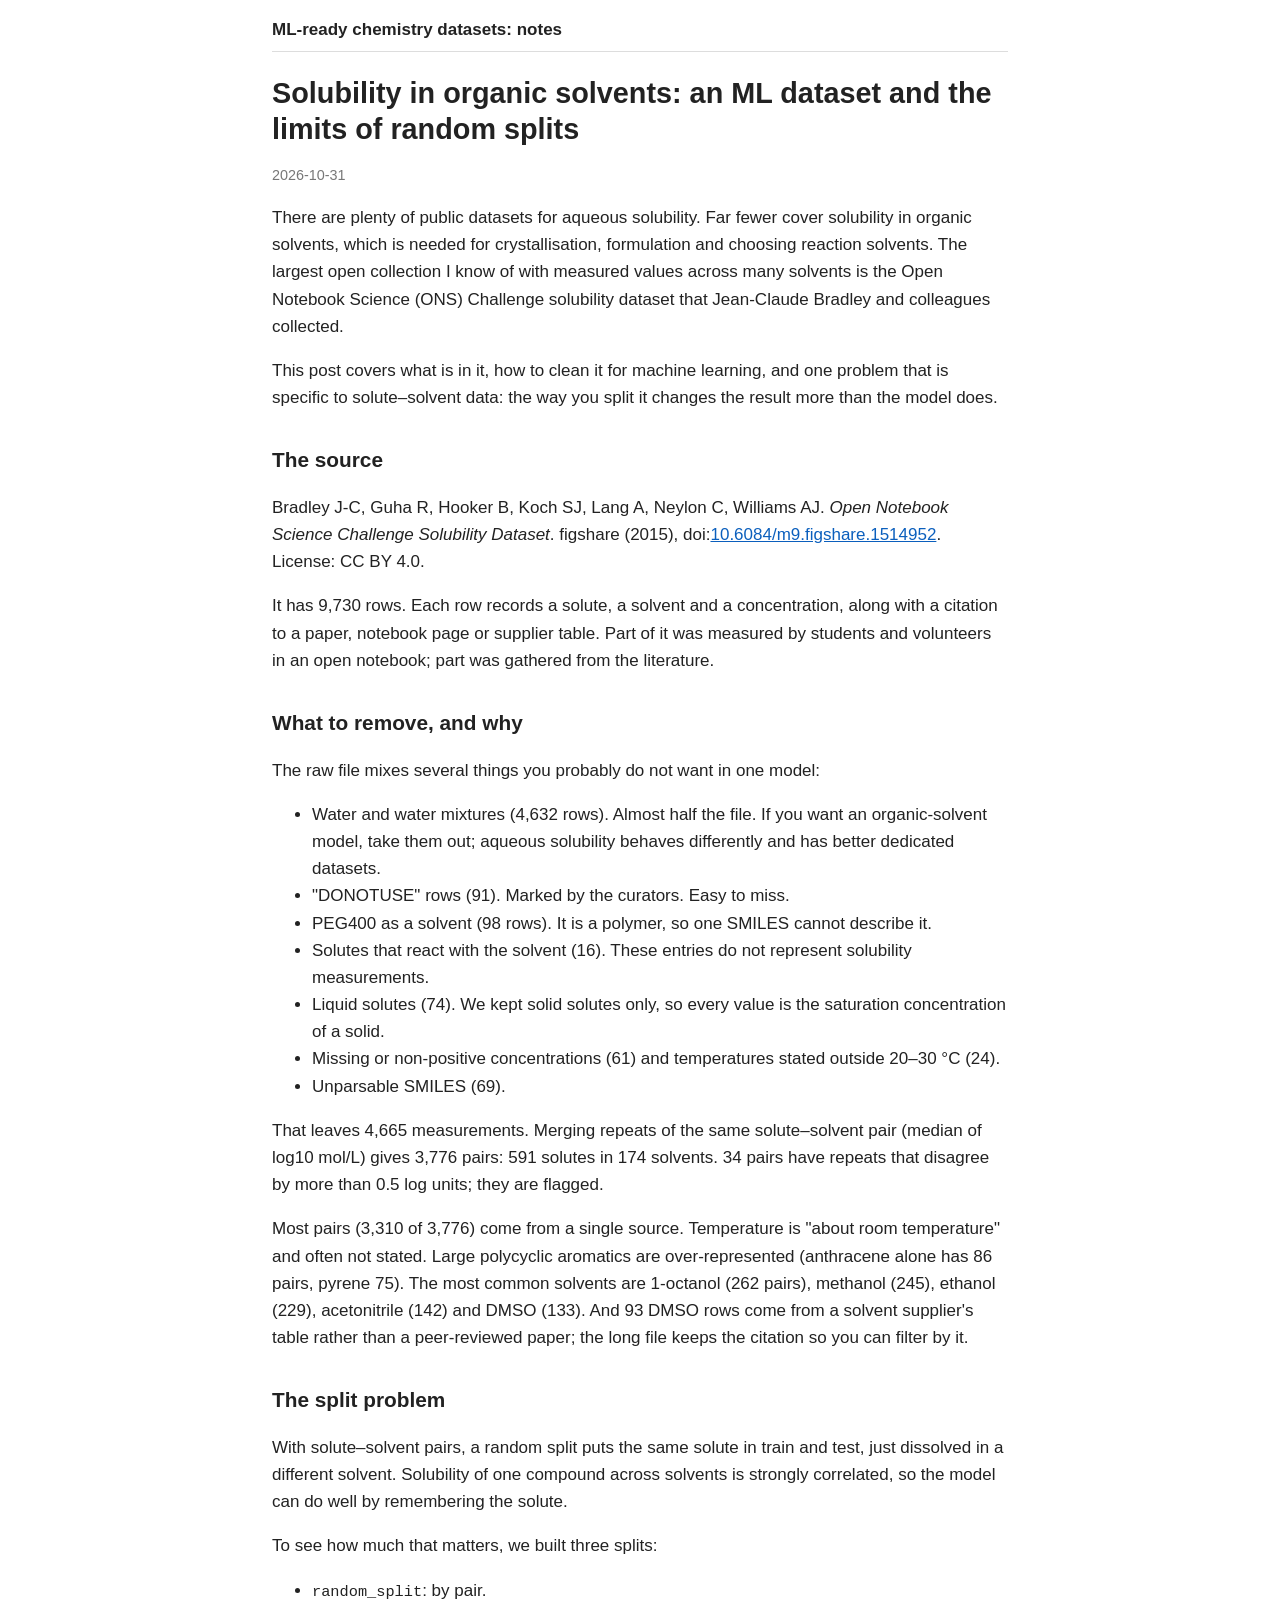
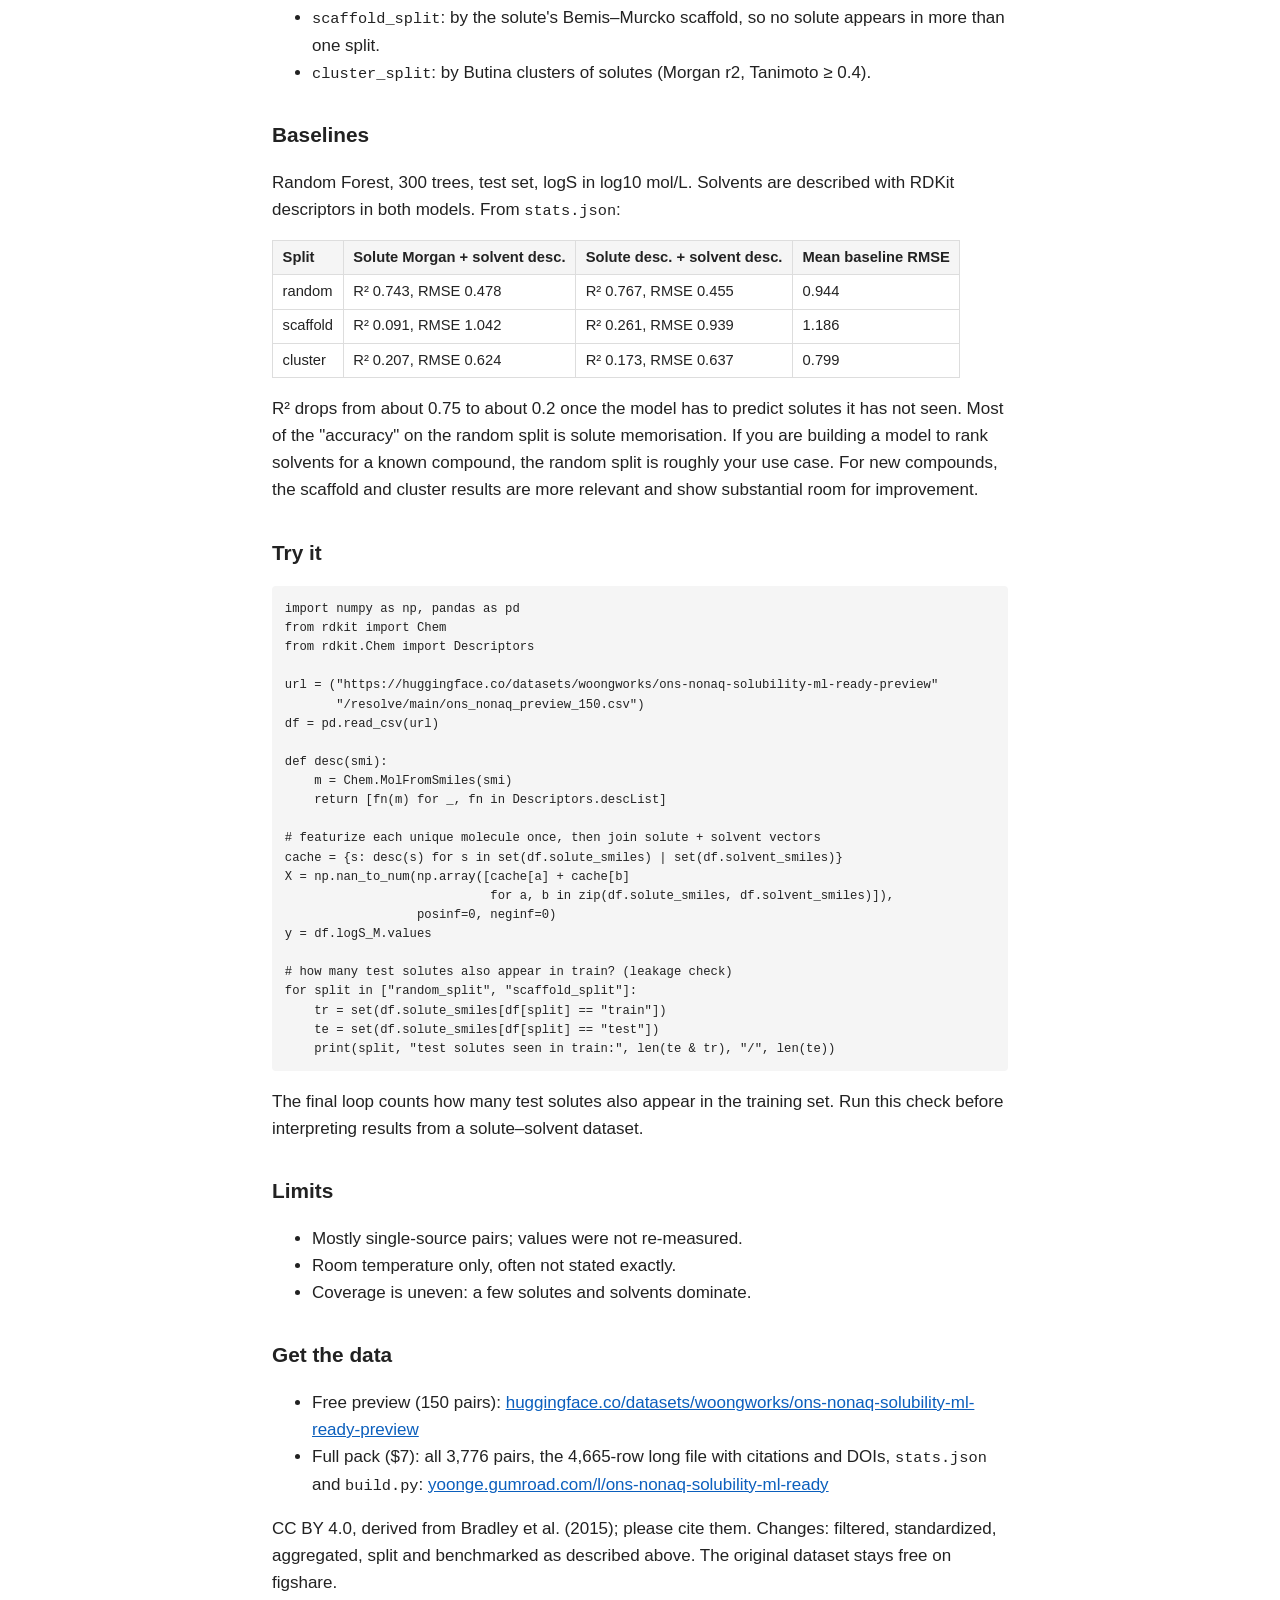
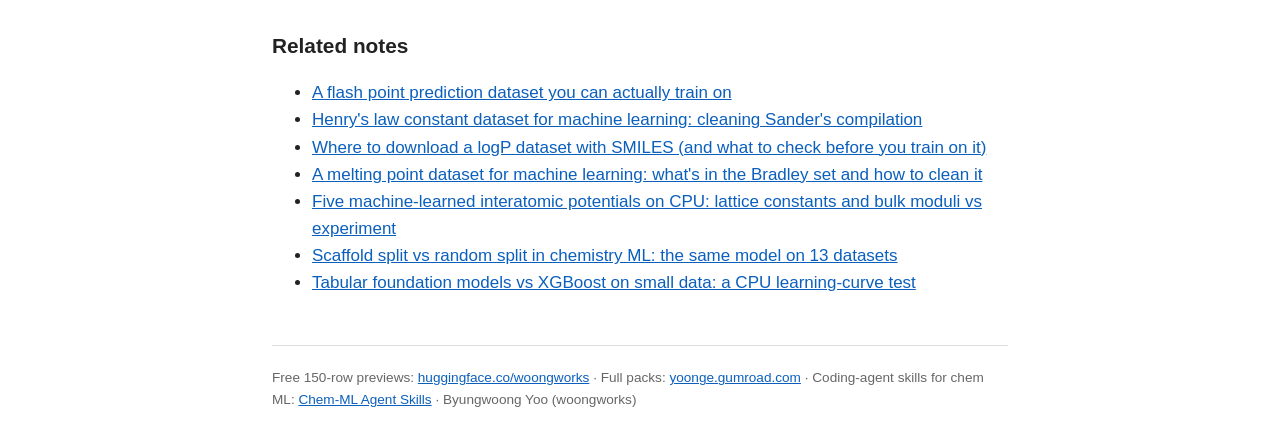
<file: solubility-in-organic-solvents-dataset/index.html>
<!doctype html>
<html lang="en"><head>
<meta charset="utf-8"><meta name="viewport" content="width=device-width,initial-scale=1">
<title>Solubility in organic solvents: an ML dataset and the limits of random splits</title>
<meta name="description" content="Open solute-solvent solubility data for 174 organic solvents from the Open Notebook Science Challenge, how to clean it, and how much of random-split accuracy is just solute memorisation.">
<link rel="canonical" href="https://byungwoongyoo.github.io/chem-ml-datasets/solubility-in-organic-solvents-dataset/">
<meta property="og:title" content="Solubility in organic solvents: an ML dataset and the limits of random splits"><meta property="og:description" content="Open solute-solvent solubility data for 174 organic solvents from the Open Notebook Science Challenge, how to clean it, and how much of random-split accuracy is just solute memorisation.">
<meta property="og:type" content="article"><meta property="og:url" content="https://byungwoongyoo.github.io/chem-ml-datasets/solubility-in-organic-solvents-dataset/">
<link rel="stylesheet" href="../style.css">
</head><body>
<header><a href="../">ML-ready chemistry datasets: notes</a></header>
<main><article><h1>Solubility in organic solvents: an ML dataset and the limits of random splits</h1><p class=meta>2026-10-31</p><p>There are plenty of public datasets for aqueous solubility. Far fewer cover solubility in organic solvents, which is needed for crystallisation, formulation and choosing reaction solvents. The largest open collection I know of with measured values across many solvents is the Open Notebook Science (ONS) Challenge solubility dataset that Jean-Claude Bradley and colleagues collected.</p>
<p>This post covers what is in it, how to clean it for machine learning, and one problem that is specific to solute–solvent data: the way you split it changes the result more than the model does.</p>
<h2>The source</h2>
<p>Bradley J-C, Guha R, Hooker B, Koch SJ, Lang A, Neylon C, Williams AJ. <em>Open Notebook Science Challenge Solubility Dataset</em>. figshare (2015), doi:<a href="https://doi.org/10.6084/m9.figshare.1514952">10.6084/m9.figshare.1514952</a>. License: CC BY 4.0.</p>
<p>It has 9,730 rows. Each row records a solute, a solvent and a concentration, along with a citation to a paper, notebook page or supplier table. Part of it was measured by students and volunteers in an open notebook; part was gathered from the literature.</p>
<h2>What to remove, and why</h2>
<p>The raw file mixes several things you probably do not want in one model:</p>
<ul>
<li>Water and water mixtures (4,632 rows). Almost half the file. If you want an organic-solvent model, take them out; aqueous solubility behaves differently and has better dedicated datasets.</li>
<li>"DONOTUSE" rows (91). Marked by the curators. Easy to miss.</li>
<li>PEG400 as a solvent (98 rows). It is a polymer, so one SMILES cannot describe it.</li>
<li>Solutes that react with the solvent (16). These entries do not represent solubility measurements.</li>
<li>Liquid solutes (74). We kept solid solutes only, so every value is the saturation concentration of a solid.</li>
<li>Missing or non-positive concentrations (61) and temperatures stated outside 20–30 °C (24).</li>
<li>Unparsable SMILES (69).</li>
</ul>
<p>That leaves 4,665 measurements. Merging repeats of the same solute–solvent pair (median of log10 mol/L) gives 3,776 pairs: 591 solutes in 174 solvents. 34 pairs have repeats that disagree by more than 0.5 log units; they are flagged.</p>
<p>Most pairs (3,310 of 3,776) come from a single source. Temperature is "about room temperature" and often not stated. Large polycyclic aromatics are over-represented (anthracene alone has 86 pairs, pyrene 75). The most common solvents are 1-octanol (262 pairs), methanol (245), ethanol (229), acetonitrile (142) and DMSO (133). And 93 DMSO rows come from a solvent supplier's table rather than a peer-reviewed paper; the long file keeps the citation so you can filter by it.</p>
<h2>The split problem</h2>
<p>With solute–solvent pairs, a random split puts the same solute in train and test, just dissolved in a different solvent. Solubility of one compound across solvents is strongly correlated, so the model can do well by remembering the solute.</p>
<p>To see how much that matters, we built three splits:</p>
<ul>
<li><code>random_split</code>: by pair.</li>
<li><code>scaffold_split</code>: by the solute's Bemis–Murcko scaffold, so no solute appears in more than one split.</li>
<li><code>cluster_split</code>: by Butina clusters of solutes (Morgan r2, Tanimoto ≥ 0.4).</li>
</ul>
<h2>Baselines</h2>
<p>Random Forest, 300 trees, test set, logS in log10 mol/L. Solvents are described with RDKit descriptors in both models. From <code>stats.json</code>:</p>
<table>
<thead>
<tr>
<th>Split</th>
<th>Solute Morgan + solvent desc.</th>
<th>Solute desc. + solvent desc.</th>
<th>Mean baseline RMSE</th>
</tr>
</thead>
<tbody>
<tr>
<td>random</td>
<td>R² 0.743, RMSE 0.478</td>
<td>R² 0.767, RMSE 0.455</td>
<td>0.944</td>
</tr>
<tr>
<td>scaffold</td>
<td>R² 0.091, RMSE 1.042</td>
<td>R² 0.261, RMSE 0.939</td>
<td>1.186</td>
</tr>
<tr>
<td>cluster</td>
<td>R² 0.207, RMSE 0.624</td>
<td>R² 0.173, RMSE 0.637</td>
<td>0.799</td>
</tr>
</tbody>
</table>
<p>R² drops from about 0.75 to about 0.2 once the model has to predict solutes it has not seen. Most of the "accuracy" on the random split is solute memorisation. If you are building a model to rank solvents for a known compound, the random split is roughly your use case. For new compounds, the scaffold and cluster results are more relevant and show substantial room for improvement.</p>
<h2>Try it</h2>
<pre><code class="language-python">import numpy as np, pandas as pd
from rdkit import Chem
from rdkit.Chem import Descriptors

url = (&quot;https://huggingface.co/datasets/woongworks/ons-nonaq-solubility-ml-ready-preview&quot;
       &quot;/resolve/main/ons_nonaq_preview_150.csv&quot;)
df = pd.read_csv(url)

def desc(smi):
    m = Chem.MolFromSmiles(smi)
    return [fn(m) for _, fn in Descriptors.descList]

# featurize each unique molecule once, then join solute + solvent vectors
cache = {s: desc(s) for s in set(df.solute_smiles) | set(df.solvent_smiles)}
X = np.nan_to_num(np.array([cache[a] + cache[b]
                            for a, b in zip(df.solute_smiles, df.solvent_smiles)]),
                  posinf=0, neginf=0)
y = df.logS_M.values

# how many test solutes also appear in train? (leakage check)
for split in [&quot;random_split&quot;, &quot;scaffold_split&quot;]:
    tr = set(df.solute_smiles[df[split] == &quot;train&quot;])
    te = set(df.solute_smiles[df[split] == &quot;test&quot;])
    print(split, &quot;test solutes seen in train:&quot;, len(te &amp; tr), &quot;/&quot;, len(te))
</code></pre>
<p>The final loop counts how many test solutes also appear in the training set. Run this check before interpreting results from a solute–solvent dataset.</p>
<h2>Limits</h2>
<ul>
<li>Mostly single-source pairs; values were not re-measured.</li>
<li>Room temperature only, often not stated exactly.</li>
<li>Coverage is uneven: a few solutes and solvents dominate.</li>
</ul>
<h2>Get the data</h2>
<ul>
<li>Free preview (150 pairs): <a href="https://huggingface.co/datasets/woongworks/ons-nonaq-solubility-ml-ready-preview">huggingface.co/datasets/woongworks/ons-nonaq-solubility-ml-ready-preview</a></li>
<li>Full pack ($7): all 3,776 pairs, the 4,665-row long file with citations and DOIs, <code>stats.json</code> and <code>build.py</code>: <a href="https://yoonge.gumroad.com/l/ons-nonaq-solubility-ml-ready?utm_source=blog&amp;utm_medium=seo&amp;utm_campaign=organic-solvent-solubility">yoonge.gumroad.com/l/ons-nonaq-solubility-ml-ready</a></li>
</ul>
<p>CC BY 4.0, derived from Bradley et al. (2015); please cite them. Changes: filtered, standardized, aggregated, split and benchmarked as described above. The original dataset stays free on figshare.</p><h2>Related notes</h2><ul><li><a href="../flash-point-prediction-dataset/">A flash point prediction dataset you can actually train on</a></li><li><a href="../henrys-law-constant-dataset-machine-learning/">Henry&#x27;s law constant dataset for machine learning: cleaning Sander&#x27;s compilation</a></li><li><a href="../logp-dataset-smiles-download/">Where to download a logP dataset with SMILES (and what to check before you train on it)</a></li><li><a href="../melting-point-dataset-for-machine-learning/">A melting point dataset for machine learning: what&#x27;s in the Bradley set and how to clean it</a></li><li><a href="../mlip-benchmark-cpu-lattice-constant-bulk-modulus/">Five machine-learned interatomic potentials on CPU: lattice constants and bulk moduli vs experiment</a></li><li><a href="../scaffold-split-vs-random-split-chemistry/">Scaffold split vs random split in chemistry ML: the same model on 13 datasets</a></li><li><a href="../tabular-foundation-models-vs-xgboost-small-data/">Tabular foundation models vs XGBoost on small data: a CPU learning-curve test</a></li></ul></article></main>
<footer><p>Free 150-row previews: <a href="https://huggingface.co/woongworks">huggingface.co/woongworks</a> ·
Full packs: <a href="https://yoonge.gumroad.com/?utm_source=blog&amp;utm_medium=seo&amp;utm_campaign=footer">yoonge.gumroad.com</a> ·
Coding-agent skills for chem ML: <a href="https://yoonge.gumroad.com/l/chem-ml-agent-skills?utm_source=blog&amp;utm_medium=seo&amp;utm_campaign=footer">Chem-ML Agent Skills</a> ·
Byungwoong Yoo (woongworks)</p></footer>
</body></html>
</file>
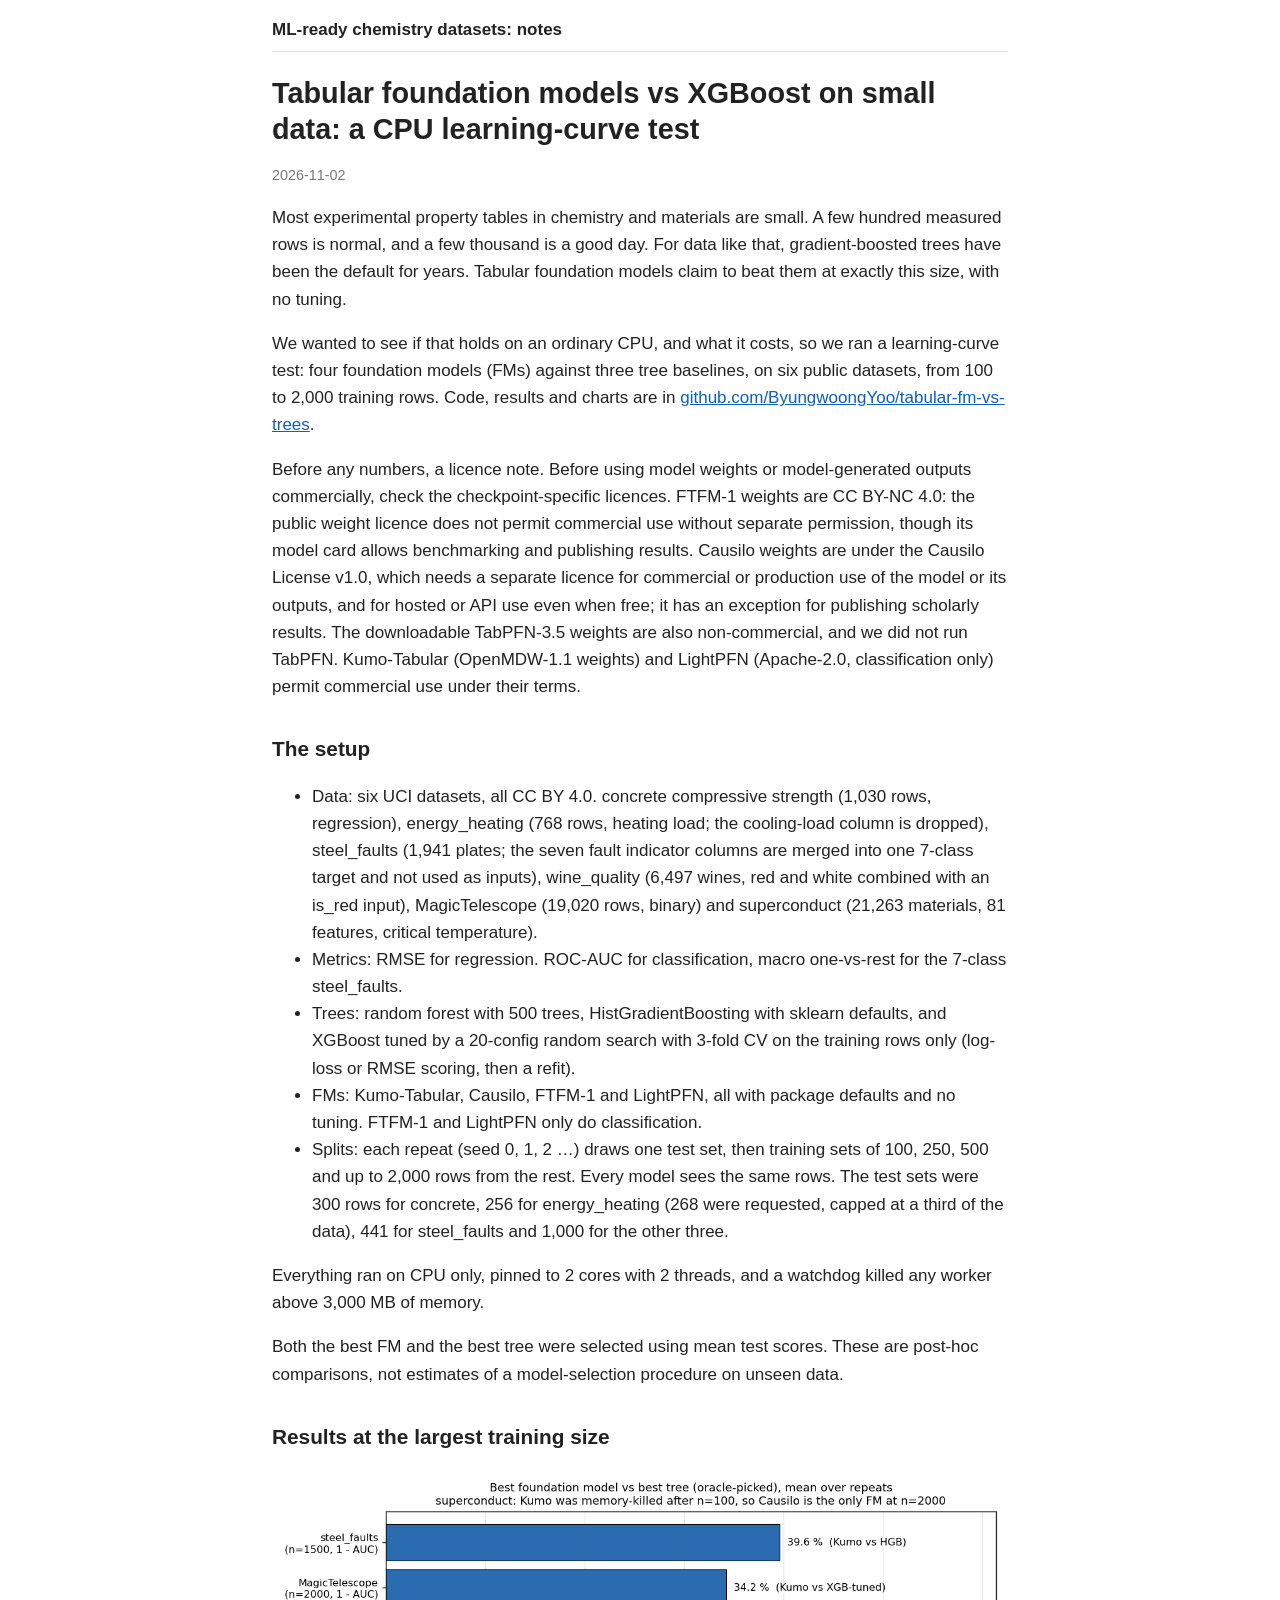
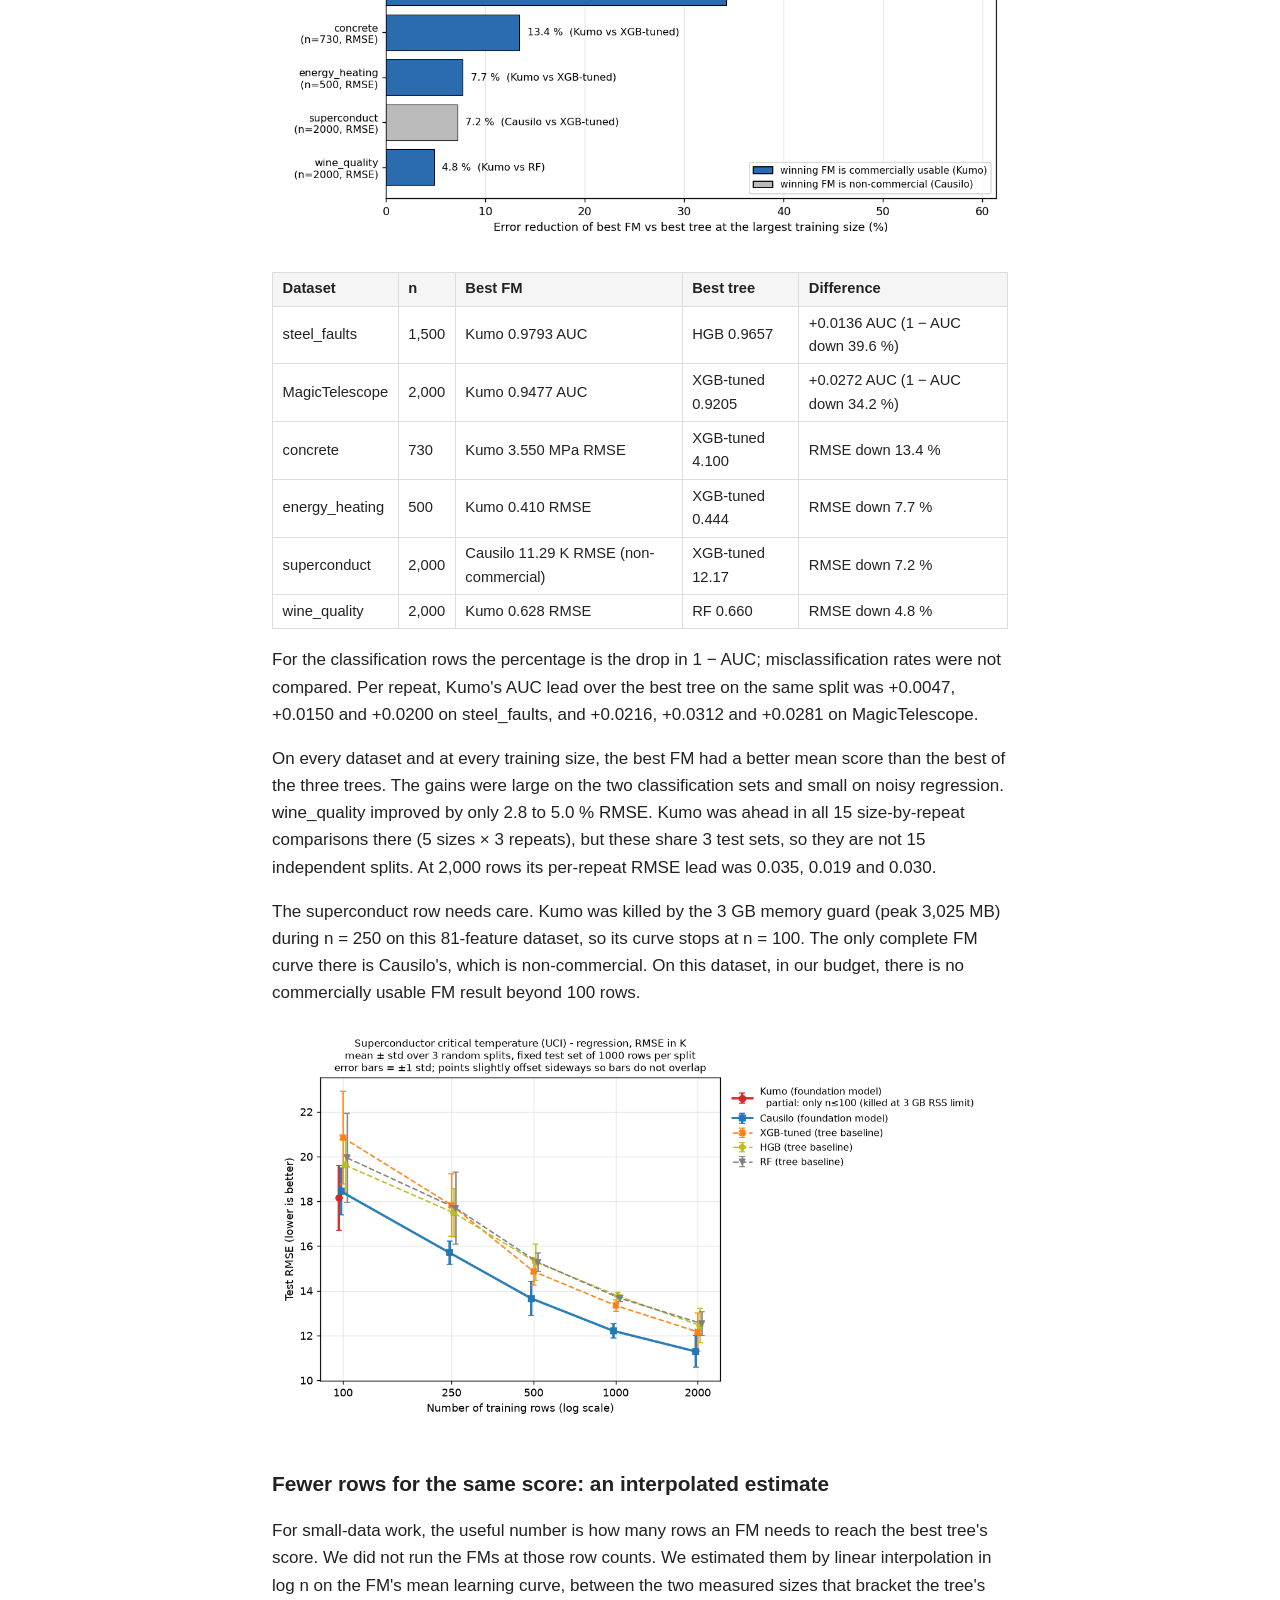
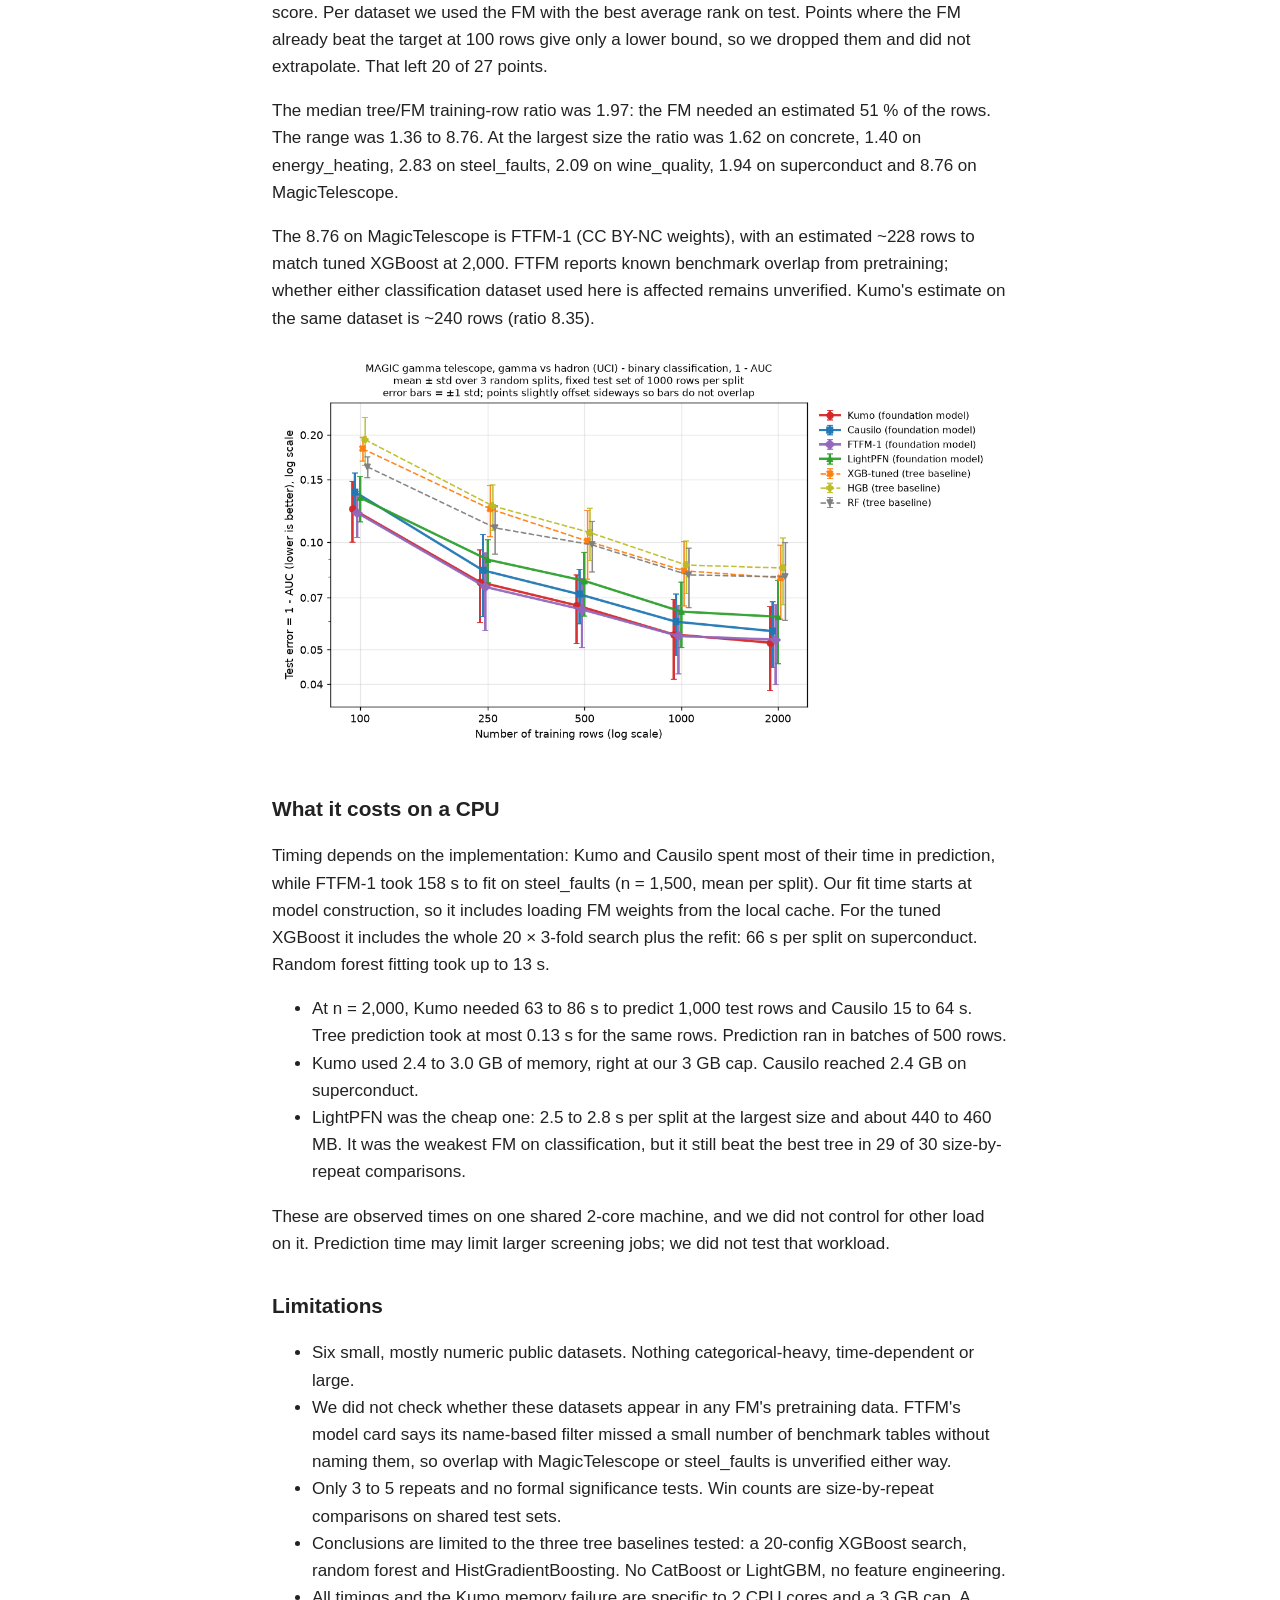
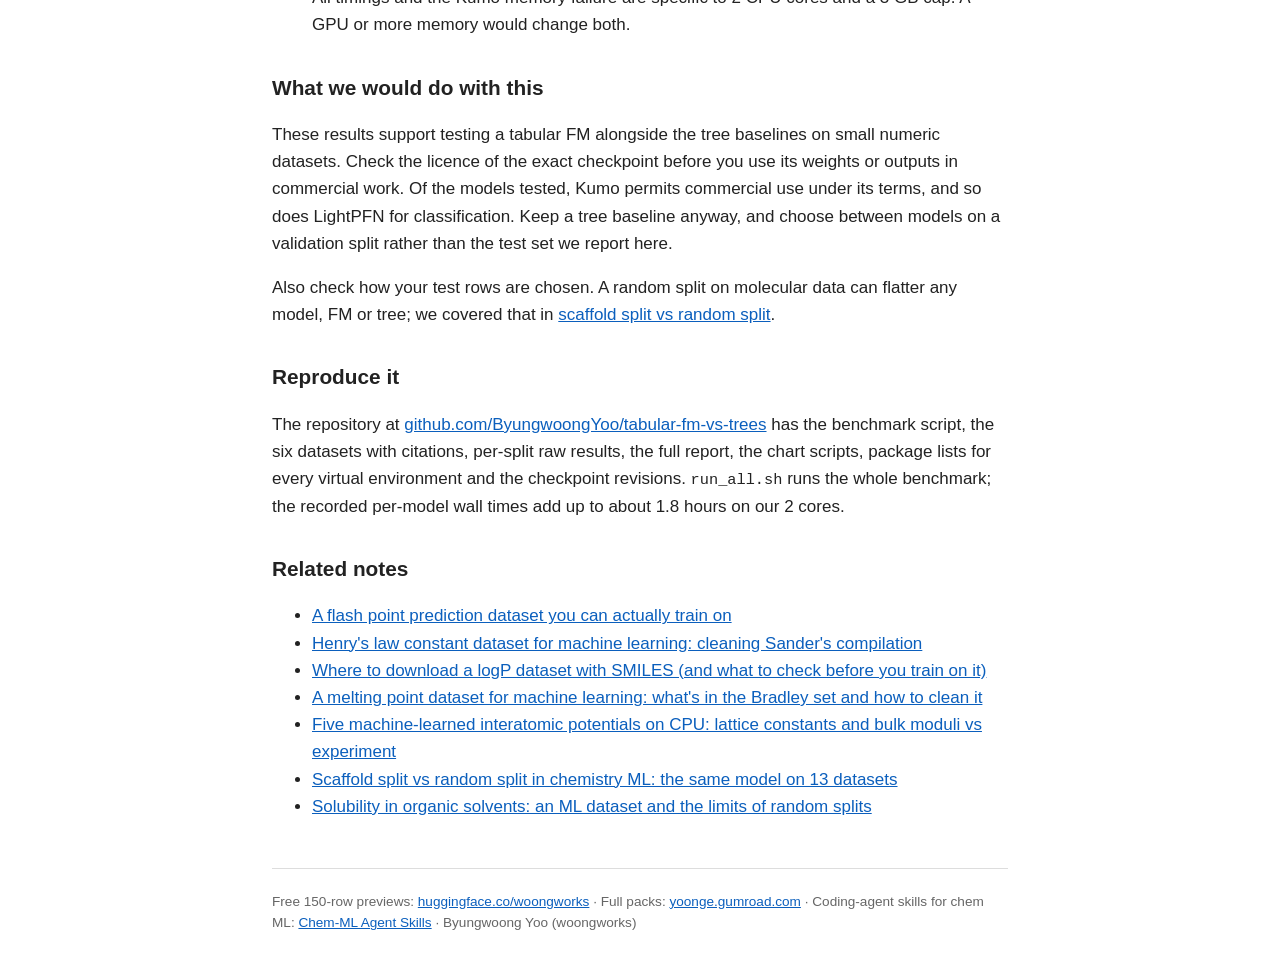
<file: tabular-foundation-models-vs-xgboost-small-data/index.html>
<!doctype html>
<html lang="en"><head>
<meta charset="utf-8"><meta name="viewport" content="width=device-width,initial-scale=1">
<title>Tabular foundation models vs XGBoost on small data: a CPU learning-curve test</title>
<meta name="description" content="Four tabular foundation models against random forest, HistGradientBoosting and tuned XGBoost on six public datasets, 100 to 2,000 rows, 2 CPU cores, with costs and licence notes for commercial use.">
<link rel="canonical" href="https://byungwoongyoo.github.io/chem-ml-datasets/tabular-foundation-models-vs-xgboost-small-data/">
<meta property="og:title" content="Tabular foundation models vs XGBoost on small data: a CPU learning-curve test"><meta property="og:description" content="Four tabular foundation models against random forest, HistGradientBoosting and tuned XGBoost on six public datasets, 100 to 2,000 rows, 2 CPU cores, with costs and licence notes for commercial use.">
<meta property="og:type" content="article"><meta property="og:url" content="https://byungwoongyoo.github.io/chem-ml-datasets/tabular-foundation-models-vs-xgboost-small-data/">
<link rel="stylesheet" href="../style.css">
</head><body>
<header><a href="../">ML-ready chemistry datasets: notes</a></header>
<main><article><h1>Tabular foundation models vs XGBoost on small data: a CPU learning-curve test</h1><p class=meta>2026-11-02</p><p>Most experimental property tables in chemistry and materials are small. A few hundred measured rows is normal, and a few thousand is a good day. For data like that, gradient-boosted trees have been the default for years. Tabular foundation models claim to beat them at exactly this size, with no tuning.</p>
<p>We wanted to see if that holds on an ordinary CPU, and what it costs, so we ran a learning-curve test: four foundation models (FMs) against three tree baselines, on six public datasets, from 100 to 2,000 training rows. Code, results and charts are in <a href="https://github.com/ByungwoongYoo/tabular-fm-vs-trees">github.com/ByungwoongYoo/tabular-fm-vs-trees</a>.</p>
<p>Before any numbers, a licence note. Before using model weights or model-generated outputs commercially, check the checkpoint-specific licences. FTFM-1 weights are CC BY-NC 4.0: the public weight licence does not permit commercial use without separate permission, though its model card allows benchmarking and publishing results. Causilo weights are under the Causilo License v1.0, which needs a separate licence for commercial or production use of the model or its outputs, and for hosted or API use even when free; it has an exception for publishing scholarly results. The downloadable TabPFN-3.5 weights are also non-commercial, and we did not run TabPFN. Kumo-Tabular (OpenMDW-1.1 weights) and LightPFN (Apache-2.0, classification only) permit commercial use under their terms.</p>
<h2>The setup</h2>
<ul>
<li>Data: six UCI datasets, all CC BY 4.0. concrete compressive strength (1,030 rows, regression), energy_heating (768 rows, heating load; the cooling-load column is dropped), steel_faults (1,941 plates; the seven fault indicator columns are merged into one 7-class target and not used as inputs), wine_quality (6,497 wines, red and white combined with an is_red input), MagicTelescope (19,020 rows, binary) and superconduct (21,263 materials, 81 features, critical temperature).</li>
<li>Metrics: RMSE for regression. ROC-AUC for classification, macro one-vs-rest for the 7-class steel_faults.</li>
<li>Trees: random forest with 500 trees, HistGradientBoosting with sklearn defaults, and XGBoost tuned by a 20-config random search with 3-fold CV on the training rows only (log-loss or RMSE scoring, then a refit).</li>
<li>FMs: Kumo-Tabular, Causilo, FTFM-1 and LightPFN, all with package defaults and no tuning. FTFM-1 and LightPFN only do classification.</li>
<li>Splits: each repeat (seed 0, 1, 2 …) draws one test set, then training sets of 100, 250, 500 and up to 2,000 rows from the rest. Every model sees the same rows. The test sets were 300 rows for concrete, 256 for energy_heating (268 were requested, capped at a third of the data), 441 for steel_faults and 1,000 for the other three.</li>
</ul>
<p>Everything ran on CPU only, pinned to 2 cores with 2 threads, and a watchdog killed any worker above 3,000 MB of memory.</p>
<p>Both the best FM and the best tree were selected using mean test scores. These are post-hoc comparisons, not estimates of a model-selection procedure on unseen data.</p>
<h2>Results at the largest training size</h2>
<p><img alt="Error reduction of the best FM vs the best tree at the largest training size" src="../assets/tabular-foundation-models-vs-xgboost-small-data/summary_gain_largest_n.png" /></p>
<table>
<thead>
<tr>
<th>Dataset</th>
<th>n</th>
<th>Best FM</th>
<th>Best tree</th>
<th>Difference</th>
</tr>
</thead>
<tbody>
<tr>
<td>steel_faults</td>
<td>1,500</td>
<td>Kumo 0.9793 AUC</td>
<td>HGB 0.9657</td>
<td>+0.0136 AUC (1 − AUC down 39.6 %)</td>
</tr>
<tr>
<td>MagicTelescope</td>
<td>2,000</td>
<td>Kumo 0.9477 AUC</td>
<td>XGB-tuned 0.9205</td>
<td>+0.0272 AUC (1 − AUC down 34.2 %)</td>
</tr>
<tr>
<td>concrete</td>
<td>730</td>
<td>Kumo 3.550 MPa RMSE</td>
<td>XGB-tuned 4.100</td>
<td>RMSE down 13.4 %</td>
</tr>
<tr>
<td>energy_heating</td>
<td>500</td>
<td>Kumo 0.410 RMSE</td>
<td>XGB-tuned 0.444</td>
<td>RMSE down 7.7 %</td>
</tr>
<tr>
<td>superconduct</td>
<td>2,000</td>
<td>Causilo 11.29 K RMSE (non-commercial)</td>
<td>XGB-tuned 12.17</td>
<td>RMSE down 7.2 %</td>
</tr>
<tr>
<td>wine_quality</td>
<td>2,000</td>
<td>Kumo 0.628 RMSE</td>
<td>RF 0.660</td>
<td>RMSE down 4.8 %</td>
</tr>
</tbody>
</table>
<p>For the classification rows the percentage is the drop in 1 − AUC; misclassification rates were not compared. Per repeat, Kumo's AUC lead over the best tree on the same split was +0.0047, +0.0150 and +0.0200 on steel_faults, and +0.0216, +0.0312 and +0.0281 on MagicTelescope.</p>
<p>On every dataset and at every training size, the best FM had a better mean score than the best of the three trees. The gains were large on the two classification sets and small on noisy regression. wine_quality improved by only 2.8 to 5.0 % RMSE. Kumo was ahead in all 15 size-by-repeat comparisons there (5 sizes × 3 repeats), but these share 3 test sets, so they are not 15 independent splits. At 2,000 rows its per-repeat RMSE lead was 0.035, 0.019 and 0.030.</p>
<p>The superconduct row needs care. Kumo was killed by the 3 GB memory guard (peak 3,025 MB) during n = 250 on this 81-feature dataset, so its curve stops at n = 100. The only complete FM curve there is Causilo's, which is non-commercial. On this dataset, in our budget, there is no commercially usable FM result beyond 100 rows.</p>
<p><img alt="Learning curves on superconduct" src="../assets/tabular-foundation-models-vs-xgboost-small-data/learning_curve_superconduct.png" /></p>
<h2>Fewer rows for the same score: an interpolated estimate</h2>
<p>For small-data work, the useful number is how many rows an FM needs to reach the best tree's score. We did not run the FMs at those row counts. We estimated them by linear interpolation in log n on the FM's mean learning curve, between the two measured sizes that bracket the tree's score. Per dataset we used the FM with the best average rank on test. Points where the FM already beat the target at 100 rows give only a lower bound, so we dropped them and did not extrapolate. That left 20 of 27 points.</p>
<p>The median tree/FM training-row ratio was 1.97: the FM needed an estimated 51 % of the rows. The range was 1.36 to 8.76. At the largest size the ratio was 1.62 on concrete, 1.40 on energy_heating, 2.83 on steel_faults, 2.09 on wine_quality, 1.94 on superconduct and 8.76 on MagicTelescope.</p>
<p>The 8.76 on MagicTelescope is FTFM-1 (CC BY-NC weights), with an estimated ~228 rows to match tuned XGBoost at 2,000. FTFM reports known benchmark overlap from pretraining; whether either classification dataset used here is affected remains unverified. Kumo's estimate on the same dataset is ~240 rows (ratio 8.35).</p>
<p><img alt="Learning curves on MagicTelescope" src="../assets/tabular-foundation-models-vs-xgboost-small-data/learning_curve_MagicTelescope.png" /></p>
<h2>What it costs on a CPU</h2>
<p>Timing depends on the implementation: Kumo and Causilo spent most of their time in prediction, while FTFM-1 took 158 s to fit on steel_faults (n = 1,500, mean per split). Our fit time starts at model construction, so it includes loading FM weights from the local cache. For the tuned XGBoost it includes the whole 20 × 3-fold search plus the refit: 66 s per split on superconduct. Random forest fitting took up to 13 s.</p>
<ul>
<li>At n = 2,000, Kumo needed 63 to 86 s to predict 1,000 test rows and Causilo 15 to 64 s. Tree prediction took at most 0.13 s for the same rows. Prediction ran in batches of 500 rows.</li>
<li>Kumo used 2.4 to 3.0 GB of memory, right at our 3 GB cap. Causilo reached 2.4 GB on superconduct.</li>
<li>LightPFN was the cheap one: 2.5 to 2.8 s per split at the largest size and about 440 to 460 MB. It was the weakest FM on classification, but it still beat the best tree in 29 of 30 size-by-repeat comparisons.</li>
</ul>
<p>These are observed times on one shared 2-core machine, and we did not control for other load on it. Prediction time may limit larger screening jobs; we did not test that workload.</p>
<h2>Limitations</h2>
<ul>
<li>Six small, mostly numeric public datasets. Nothing categorical-heavy, time-dependent or large.</li>
<li>We did not check whether these datasets appear in any FM's pretraining data. FTFM's model card says its name-based filter missed a small number of benchmark tables without naming them, so overlap with MagicTelescope or steel_faults is unverified either way.</li>
<li>Only 3 to 5 repeats and no formal significance tests. Win counts are size-by-repeat comparisons on shared test sets.</li>
<li>Conclusions are limited to the three tree baselines tested: a 20-config XGBoost search, random forest and HistGradientBoosting. No CatBoost or LightGBM, no feature engineering.</li>
<li>All timings and the Kumo memory failure are specific to 2 CPU cores and a 3 GB cap. A GPU or more memory would change both.</li>
</ul>
<h2>What we would do with this</h2>
<p>These results support testing a tabular FM alongside the tree baselines on small numeric datasets. Check the licence of the exact checkpoint before you use its weights or outputs in commercial work. Of the models tested, Kumo permits commercial use under its terms, and so does LightPFN for classification. Keep a tree baseline anyway, and choose between models on a validation split rather than the test set we report here.</p>
<p>Also check how your test rows are chosen. A random split on molecular data can flatter any model, FM or tree; we covered that in <a href="../scaffold-split-vs-random-split-chemistry/">scaffold split vs random split</a>.</p>
<h2>Reproduce it</h2>
<p>The repository at <a href="https://github.com/ByungwoongYoo/tabular-fm-vs-trees">github.com/ByungwoongYoo/tabular-fm-vs-trees</a> has the benchmark script, the six datasets with citations, per-split raw results, the full report, the chart scripts, package lists for every virtual environment and the checkpoint revisions. <code>run_all.sh</code> runs the whole benchmark; the recorded per-model wall times add up to about 1.8 hours on our 2 cores.</p><h2>Related notes</h2><ul><li><a href="../flash-point-prediction-dataset/">A flash point prediction dataset you can actually train on</a></li><li><a href="../henrys-law-constant-dataset-machine-learning/">Henry&#x27;s law constant dataset for machine learning: cleaning Sander&#x27;s compilation</a></li><li><a href="../logp-dataset-smiles-download/">Where to download a logP dataset with SMILES (and what to check before you train on it)</a></li><li><a href="../melting-point-dataset-for-machine-learning/">A melting point dataset for machine learning: what&#x27;s in the Bradley set and how to clean it</a></li><li><a href="../mlip-benchmark-cpu-lattice-constant-bulk-modulus/">Five machine-learned interatomic potentials on CPU: lattice constants and bulk moduli vs experiment</a></li><li><a href="../scaffold-split-vs-random-split-chemistry/">Scaffold split vs random split in chemistry ML: the same model on 13 datasets</a></li><li><a href="../solubility-in-organic-solvents-dataset/">Solubility in organic solvents: an ML dataset and the limits of random splits</a></li></ul></article></main>
<footer><p>Free 150-row previews: <a href="https://huggingface.co/woongworks">huggingface.co/woongworks</a> ·
Full packs: <a href="https://yoonge.gumroad.com/?utm_source=blog&amp;utm_medium=seo&amp;utm_campaign=footer">yoonge.gumroad.com</a> ·
Coding-agent skills for chem ML: <a href="https://yoonge.gumroad.com/l/chem-ml-agent-skills?utm_source=blog&amp;utm_medium=seo&amp;utm_campaign=footer">Chem-ML Agent Skills</a> ·
Byungwoong Yoo (woongworks)</p></footer>
</body></html>
</file>
<file: style.css>
body{max-width:46rem;margin:0 auto;padding:1rem 1.2rem;font:17px/1.6 -apple-system,Segoe UI,Roboto,Helvetica,Arial,sans-serif;color:#222}
header a{font-weight:600;color:#222;text-decoration:none}
header{border-bottom:1px solid #ddd;padding-bottom:.5rem;margin-bottom:1.5rem}
h1{line-height:1.25;font-size:1.8rem}h2{margin-top:2rem;font-size:1.3rem}
a{color:#0b5fbd}.meta{color:#777;font-size:.9rem;margin-top:-.5rem}
pre{background:#f5f5f5;padding:.8rem;overflow-x:auto;border-radius:4px;font-size:.85rem;line-height:1.4}
code{font-size:.9em}table{border-collapse:collapse;margin:1rem 0;font-size:.92rem}
th,td{border:1px solid #ddd;padding:.3rem .6rem;text-align:left}th{background:#f5f5f5}
ul.posts li{margin-bottom:1rem}footer{border-top:1px solid #ddd;margin-top:3rem;padding-top:.5rem;color:#666;font-size:.85rem}
img{max-width:100%;height:auto}
</file>
